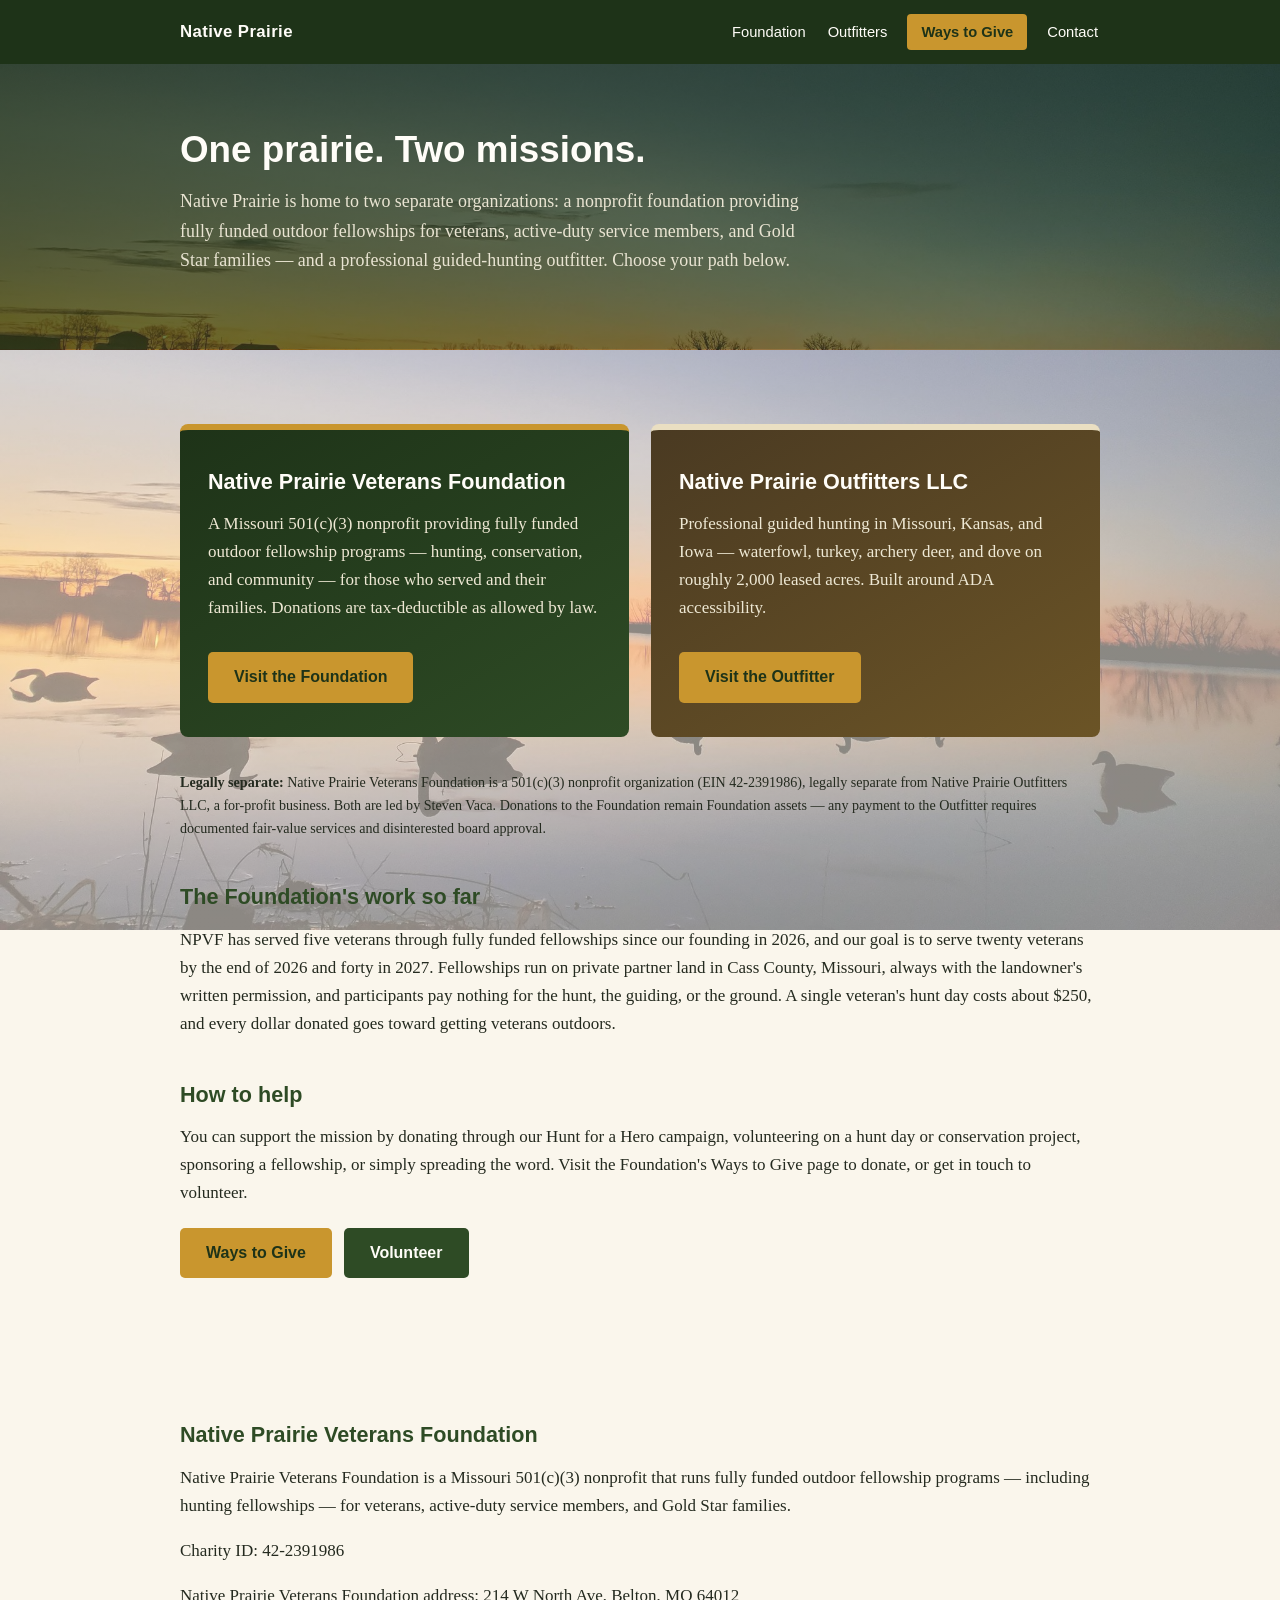
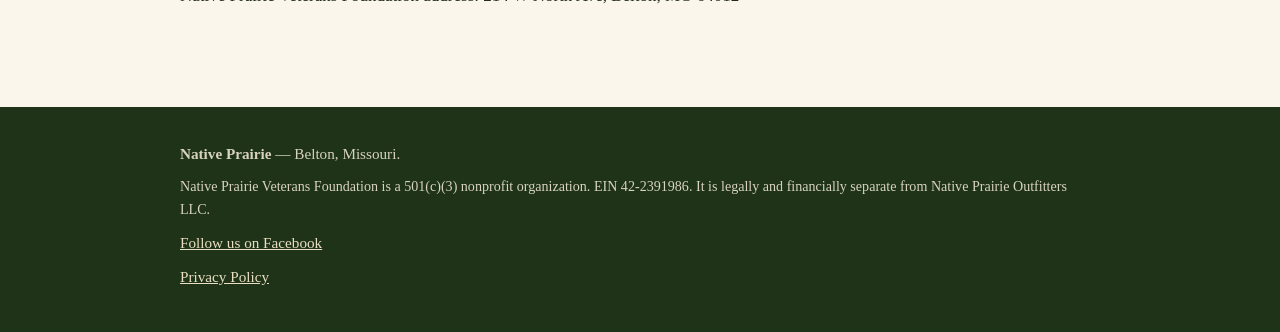
<file: index.html>
<!DOCTYPE html>
<html lang="en">
<head>
  <meta charset="utf-8">
  <meta name="viewport" content="width=device-width, initial-scale=1">
  <title>Native Prairie | Veterans Foundation &amp; Outfitters</title>
  <meta name="description" content="Native Prairie: the Native Prairie Veterans Foundation (501c3 nonprofit) and Native Prairie Outfitters LLC (guided hunting) — two separate organizations, one prairie home.">
  <link rel="stylesheet" href="assets-styles.css?v=3">
</head>
<body id="top">
<header class="site-header">
  <div class="container header-inner">
    <a class="brand" href="index.html">Native Prairie</a>
    <button class="nav-toggle" aria-expanded="false" aria-controls="main-nav" aria-label="Menu">&#9776;</button>
    <nav class="nav" id="main-nav" aria-label="Main navigation">
      <a href="foundation-index.html">Foundation</a>
      <a href="outfitters-index.html">Outfitters</a>
      <a href="foundation-ways-to-give.html" class="nav-donate">Ways to Give</a>
      <a href="foundation-contact.html">Contact</a>
      </nav>
  </div>
</header>
<main>
  <section class="hero hero-photo hero-gateway">
    <div class="container">
      <h1>One prairie. Two missions.</h1>
      <p>Native Prairie is home to two separate organizations: a nonprofit foundation providing fully funded outdoor fellowships for veterans, active-duty service members, and Gold Star families — and a professional guided-hunting outfitter. Choose your path below.</p>
    </div>
  </section>
  <section class="section">
    <div class="container">
      <div class="gateway">
        <a class="gateway-card gateway-foundation" href="foundation-index.html">
          <h2>Native Prairie Veterans Foundation</h2>
          <p>A Missouri 501(c)(3) nonprofit providing fully funded outdoor fellowship programs — hunting, conservation, and community — for those who served and their families. Donations are tax-deductible as allowed by law.</p>
          <span class="btn btn-gold">Visit the Foundation</span>
        </a>
        <a class="gateway-card gateway-outfitters" href="outfitters-index.html">
          <h2>Native Prairie Outfitters LLC</h2>
          <p>Professional guided hunting in Missouri, Kansas, and Iowa — waterfowl, turkey, archery deer, and dove on roughly 2,000 leased acres. Built around ADA accessibility.</p>
          <span class="btn btn-gold">Visit the Outfitter</span>
        </a>
      </div>
      <p class="separation"><strong>Legally separate:</strong> Native Prairie Veterans Foundation is a 501(c)(3) nonprofit organization (EIN 42-2391986), legally separate from Native Prairie Outfitters LLC, a for-profit business. Both are led by Steven Vaca. Donations to the Foundation remain Foundation assets &mdash; any payment to the Outfitter requires documented fair-value services and disinterested board approval.</p>

      <h2>The Foundation's work so far</h2>
      <p>NPVF has served five veterans through fully funded fellowships since our founding in 2026, and our goal is to serve twenty veterans by the end of 2026 and forty in 2027. Fellowships run on private partner land in Cass County, Missouri, always with the landowner's written permission, and participants pay nothing for the hunt, the guiding, or the ground. A single veteran's hunt day costs about $250, and every dollar donated goes toward getting veterans outdoors.</p>

      <h2>How to help</h2>
      <p>You can support the mission by donating through our Hunt for a Hero campaign, volunteering on a hunt day or conservation project, sponsoring a fellowship, or simply spreading the word. Visit the Foundation's Ways to Give page to donate, or get in touch to volunteer.</p>
      <div class="btn-row">
        <a class="btn btn-gold" href="foundation-ways-to-give.html">Ways to Give</a>
        <a class="btn btn-green" href="foundation-contact.html">Volunteer</a>
      </div>
    </div>
  </section>
  <section class="section">
    <div class="container">
      <h2>Native Prairie Veterans Foundation</h2>
      <p>Native Prairie Veterans Foundation is a Missouri 501(c)(3) nonprofit that runs fully funded outdoor fellowship programs — including hunting fellowships — for veterans, active-duty service members, and Gold Star families.</p>
      <p>Charity ID: 42-2391986</p>
      <p>Native Prairie Veterans Foundation address: 214 W North Ave, Belton, MO 64012</p>
    </div>
  </section>
</main>
<footer class="site-footer">
  <div class="container">
    <p><strong>Native Prairie</strong> — Belton, Missouri.</p>
    <p class="separation">Native Prairie Veterans Foundation is a 501(c)(3) nonprofit organization. EIN 42-2391986. It is legally and financially separate from Native Prairie Outfitters LLC.</p>
    <p><a href="https://www.facebook.com/profile.php?id=61589730527720">Follow us on Facebook</a></p>
      <p><a href="foundation-privacy.html">Privacy Policy</a></p>
  </div>
</footer>
<a href="#top" class="to-top" aria-label="Back to top">&uarr;</a>
<script src="assets-nav.js"></script>
</body>
</html>
</file>
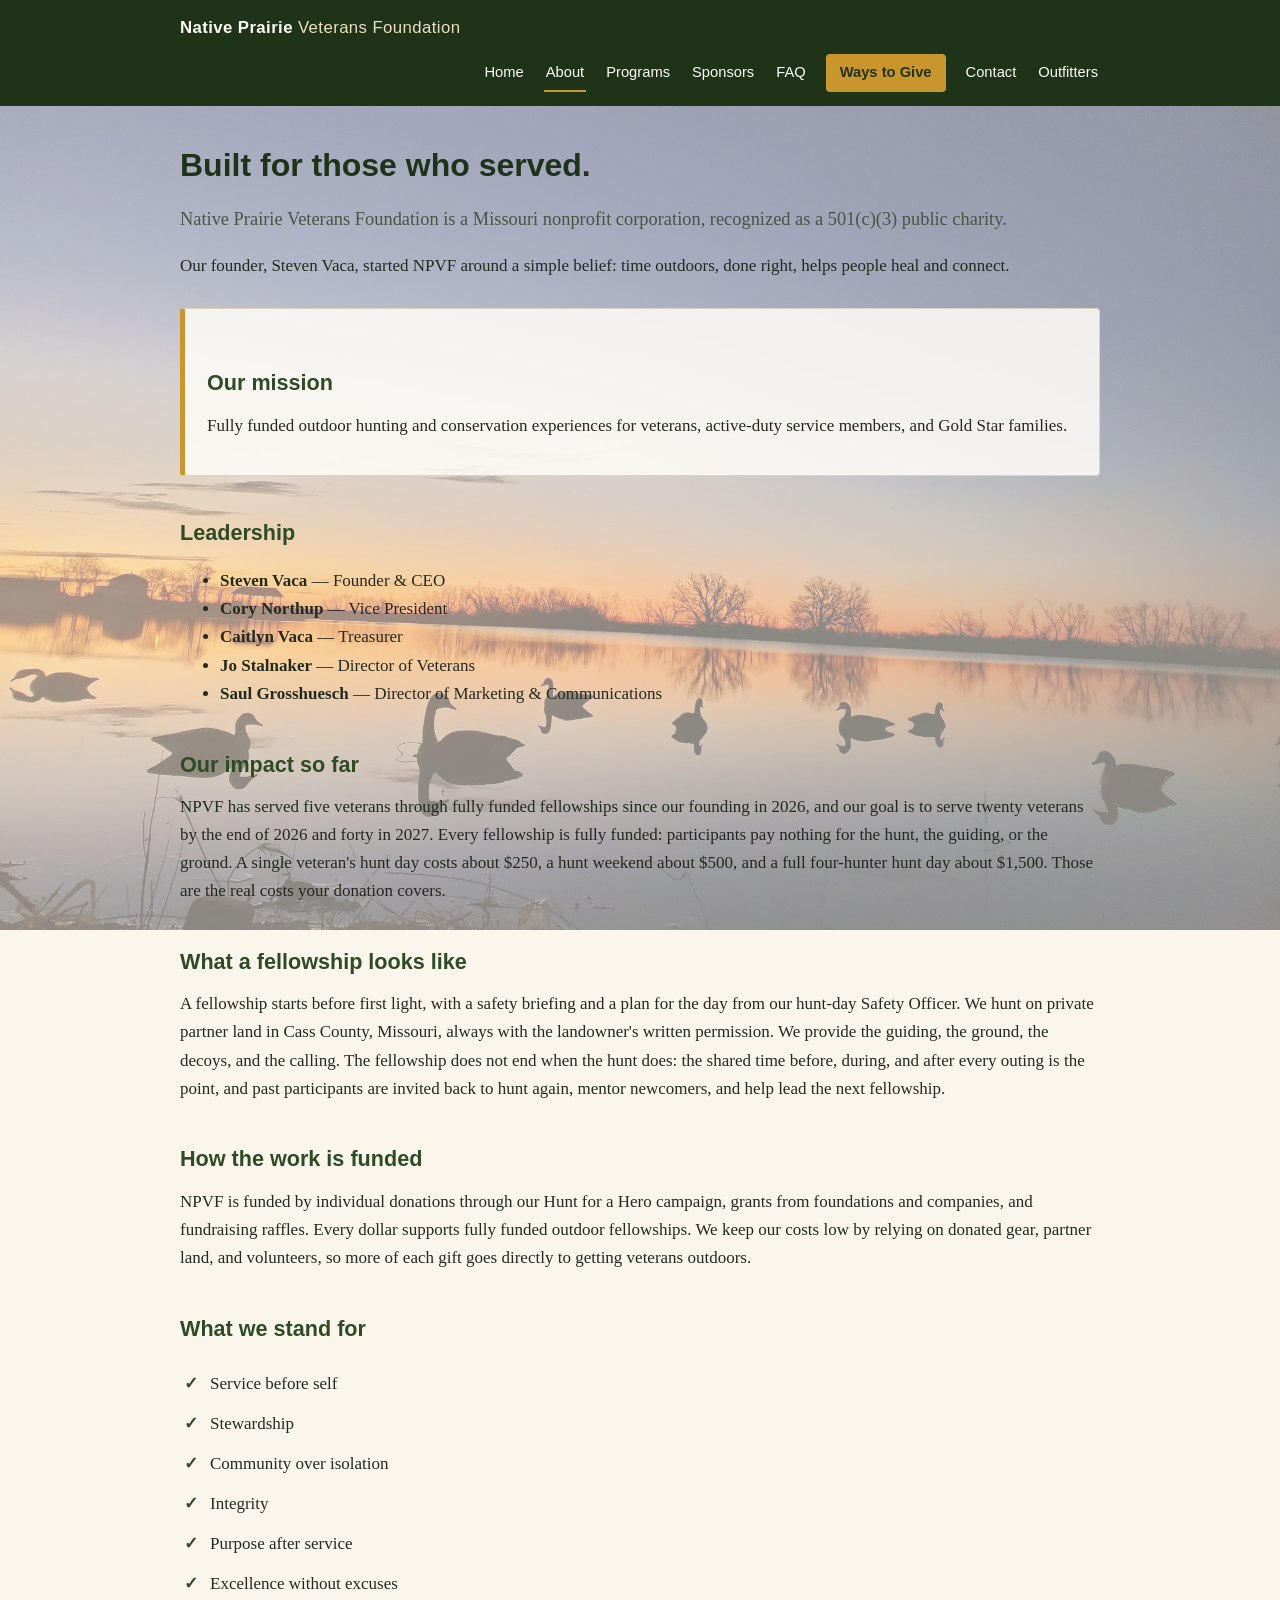
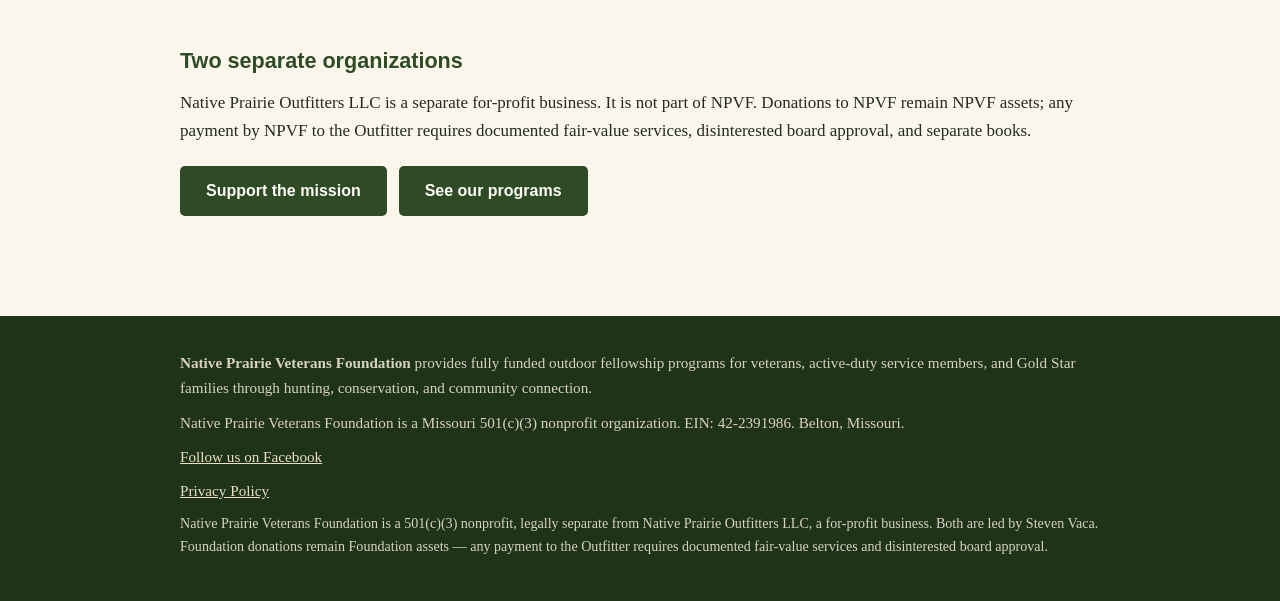
<file: foundation-about.html>
<!DOCTYPE html>
<html lang="en">
<head>
  <meta charset="utf-8">
  <meta name="viewport" content="width=device-width, initial-scale=1">
  <title>About | Native Prairie Veterans Foundation</title>
  <meta name="description" content="About Native Prairie Veterans Foundation: a Missouri 501(c)(3) nonprofit founded by Steven Vaca, providing fully funded outdoor fellowships.">
  <link rel="stylesheet" href="assets-styles.css?v=3">
</head>
<body id="top">

  <header class="site-header">
    <div class="container header-inner">
      <a class="brand" href="foundation-index.html">Native Prairie <span>Veterans Foundation</span></a>
      <button class="nav-toggle" aria-expanded="false" aria-controls="main-nav" aria-label="Menu">&#9776;</button>
      <nav class="nav" id="main-nav" aria-label="Main navigation">
        <a href="foundation-index.html">Home</a>
        <a href="foundation-about.html" aria-current="page">About</a>
        <a href="foundation-programs.html">Programs</a>
      <a href="foundation-sponsors.html">Sponsors</a>
        <a href="foundation-faq.html">FAQ</a>
        <a href="foundation-ways-to-give.html" class="nav-donate">Ways to Give</a>
        <a href="foundation-contact.html">Contact</a>
      <a href="outfitters-index.html">Outfitters</a>
      </nav>
    </div>
  </header>

  <main>
    <section class="section">
      <div class="container">
        <h1>Built for those who served.</h1>
        <p class="lede">Native Prairie Veterans Foundation is a Missouri nonprofit corporation, recognized as a 501(c)(3) public charity.</p>
        <!-- IRS determination letter: Letter 947, dated July 24, 2026; 501(c)(3) exemption effective May 6, 2026; EIN 42-2391986. -->

        <p>Our founder, Steven Vaca, started NPVF around a simple belief: time outdoors, done right, helps people heal and connect.</p>

        <div class="detail-block">
          <h2>Our mission</h2>
          <p>Fully funded outdoor hunting and conservation experiences for veterans, active-duty service members, and Gold Star families.</p>
        </div>

        <h2>Leadership</h2>
        <ul>
          <li><strong>Steven Vaca</strong> &mdash; Founder &amp; CEO</li>
          <li><strong>Cory Northup</strong> &mdash; Vice President</li>
          <li><strong>Caitlyn Vaca</strong> &mdash; Treasurer</li>
          <li><strong>Jo Stalnaker</strong> &mdash; Director of Veterans</li>
          <li><strong>Saul Grosshuesch</strong> &mdash; Director of Marketing &amp; Communications</li>
        </ul>
        <!-- [NEEDS STEVEN: board bios for each leader] -->

        <h2>Our impact so far</h2>
        <p>NPVF has served five veterans through fully funded fellowships since our founding in 2026, and our goal is to serve twenty veterans by the end of 2026 and forty in 2027. Every fellowship is fully funded: participants pay nothing for the hunt, the guiding, or the ground. A single veteran's hunt day costs about $250, a hunt weekend about $500, and a full four-hunter hunt day about $1,500. Those are the real costs your donation covers.</p>

        <h2>What a fellowship looks like</h2>
        <p>A fellowship starts before first light, with a safety briefing and a plan for the day from our hunt-day Safety Officer. We hunt on private partner land in Cass County, Missouri, always with the landowner's written permission. We provide the guiding, the ground, the decoys, and the calling. The fellowship does not end when the hunt does: the shared time before, during, and after every outing is the point, and past participants are invited back to hunt again, mentor newcomers, and help lead the next fellowship.</p>

        <h2>How the work is funded</h2>
        <p>NPVF is funded by individual donations through our Hunt for a Hero campaign, grants from foundations and companies, and fundraising raffles. Every dollar supports fully funded outdoor fellowships. We keep our costs low by relying on donated gear, partner land, and volunteers, so more of each gift goes directly to getting veterans outdoors.</p>

        <h2>What we stand for</h2>
        <ul class="check-list">
          <li>Service before self</li>
          <li>Stewardship</li>
          <li>Community over isolation</li>
          <li>Integrity</li>
          <li>Purpose after service</li>
          <li>Excellence without excuses</li>
        </ul>

        <!-- Land partners section held for launch: [NEEDS STEVEN: confirm permission to name founding land partner publicly] -->

        <h2>Two separate organizations</h2>
        <p>Native Prairie Outfitters LLC is a separate for-profit business. It is not part of NPVF. Donations to NPVF remain NPVF assets; any payment by NPVF to the Outfitter requires documented fair-value services, disinterested board approval, and separate books.</p>

        <div class="btn-row">
          <a class="btn btn-green" href="foundation-ways-to-give.html">Support the mission</a>
          <a class="btn btn-green" href="foundation-programs.html">See our programs</a>
        </div>
      </div>
    </section>
  </main>

  <footer class="site-footer">
    <div class="container">
      <p><strong>Native Prairie Veterans Foundation</strong> provides fully funded outdoor fellowship programs for veterans, active-duty service members, and Gold Star families through hunting, conservation, and community connection.</p>
      <p>Native Prairie Veterans Foundation is a Missouri 501(c)(3) nonprofit organization. EIN: 42-2391986. Belton, Missouri.</p>
      <p><a href="https://www.facebook.com/profile.php?id=61589730527720">Follow us on Facebook</a></p>
      <p><a href="foundation-privacy.html">Privacy Policy</a></p>
      <p class="separation">Native Prairie Veterans Foundation is a 501(c)(3) nonprofit, legally separate from Native Prairie Outfitters LLC, a for-profit business. Both are led by Steven Vaca. Foundation donations remain Foundation assets &mdash; any payment to the Outfitter requires documented fair-value services and disinterested board approval.</p>
      
    </div>
  </footer>
  

<a href="#top" class="to-top" aria-label="Back to top">&uarr;</a>
<script src="assets-nav.js"></script>
</body>
</html>
</file>
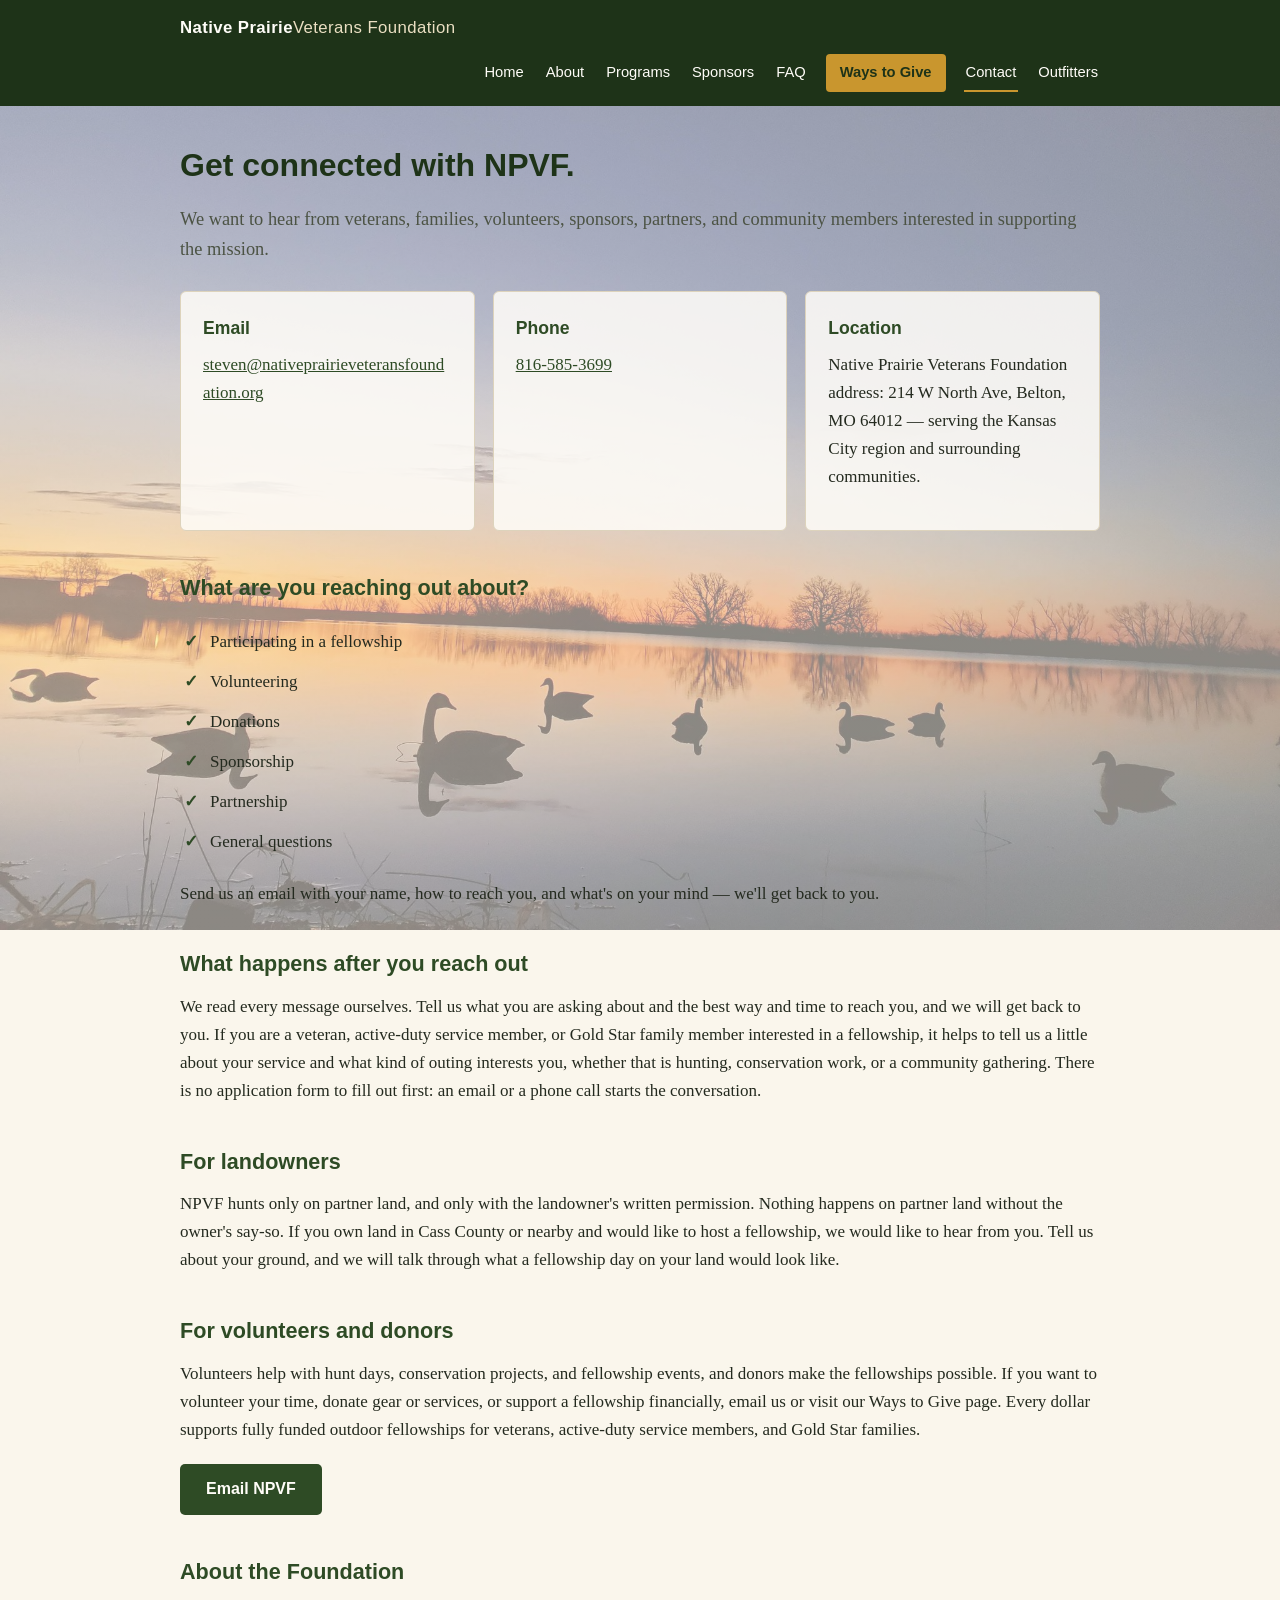
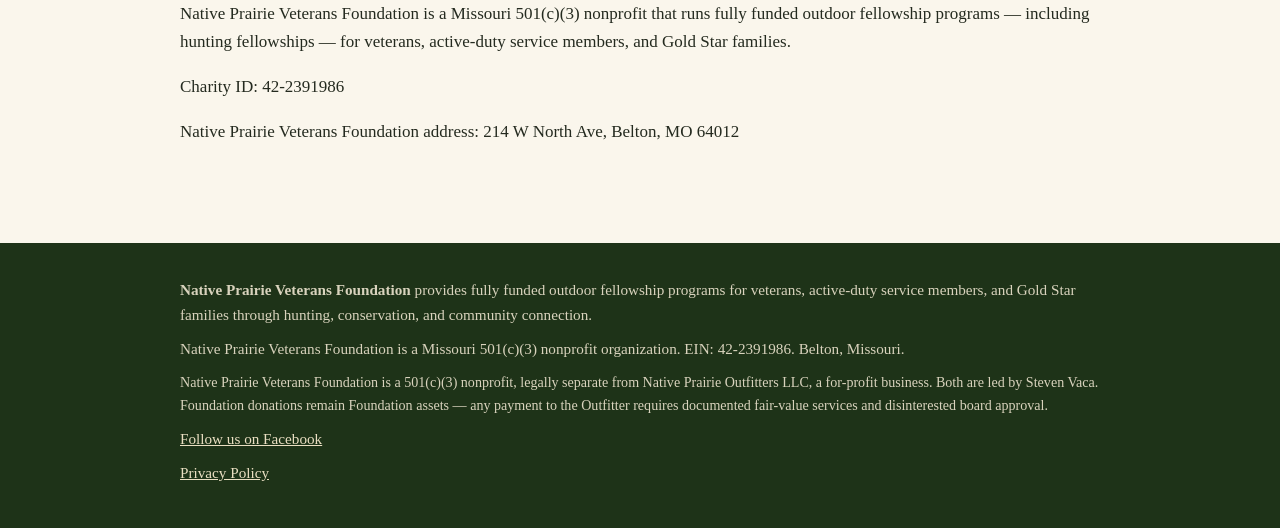
<file: foundation-contact.html>
<!DOCTYPE html>
<html lang="en">
<head>
  <meta charset="utf-8">
  <meta name="viewport" content="width=device-width, initial-scale=1">
  <title>Contact | Native Prairie Veterans Foundation</title>
  <meta name="description" content="Contact Native Prairie Veterans Foundation: fellowships, volunteering, donations, sponsorships, and partnerships.">
  <link rel="stylesheet" href="assets-styles.css?v=3">
</head>
<body id="top">
<header class="site-header">
  <div class="container header-inner">
    <a class="brand" href="foundation-index.html">Native Prairie<span>Veterans Foundation</span></a>
    <button class="nav-toggle" aria-expanded="false" aria-controls="main-nav" aria-label="Menu">&#9776;</button>
    <nav class="nav" id="main-nav" aria-label="Main navigation">
      <a href="foundation-index.html">Home</a>
      <a href="foundation-about.html">About</a>
      <a href="foundation-programs.html">Programs</a>
      <a href="foundation-sponsors.html">Sponsors</a>
      <a href="foundation-faq.html">FAQ</a>
      <a href="foundation-ways-to-give.html" class="nav-donate">Ways to Give</a>
      <a href="foundation-contact.html" aria-current="page">Contact</a>
      <a href="outfitters-index.html">Outfitters</a>
      </nav>
  </div>
</header>
<main>
  <section class="section">
    <div class="container">
      <h1>Get connected with NPVF.</h1>
      <p class="lede">We want to hear from veterans, families, volunteers, sponsors, partners, and community members interested in supporting the mission.</p>
      <div class="card-grid">
        <div class="card">
          <h3>Email</h3>
          <p><a href="mailto:steven@nativeprairieveteransfoundation.org">steven@nativeprairieveteransfoundation.org</a></p>
        </div>
        <div class="card">
          <h3>Phone</h3>
          <p><a href="tel:+18165853699">816-585-3699</a></p>
        </div>
        <div class="card">
          <h3>Location</h3>
          <p>Native Prairie Veterans Foundation address: 214 W North Ave, Belton, MO 64012 — serving the Kansas City region and surrounding communities.</p>
        </div>
      </div>
      <h2>What are you reaching out about?</h2>
      <ul class="check-list">
        <li>Participating in a fellowship</li>
        <li>Volunteering</li>
        <li>Donations</li>
        <li>Sponsorship</li>
        <li>Partnership</li>
        <li>General questions</li>
      </ul>
      <p>Send us an email with your name, how to reach you, and what's on your mind — we'll get back to you.</p>

      <h2>What happens after you reach out</h2>
      <p>We read every message ourselves. Tell us what you are asking about and the best way and time to reach you, and we will get back to you. If you are a veteran, active-duty service member, or Gold Star family member interested in a fellowship, it helps to tell us a little about your service and what kind of outing interests you, whether that is hunting, conservation work, or a community gathering. There is no application form to fill out first: an email or a phone call starts the conversation.</p>

      <h2>For landowners</h2>
      <p>NPVF hunts only on partner land, and only with the landowner's written permission. Nothing happens on partner land without the owner's say-so. If you own land in Cass County or nearby and would like to host a fellowship, we would like to hear from you. Tell us about your ground, and we will talk through what a fellowship day on your land would look like.</p>

      <h2>For volunteers and donors</h2>
      <p>Volunteers help with hunt days, conservation projects, and fellowship events, and donors make the fellowships possible. If you want to volunteer your time, donate gear or services, or support a fellowship financially, email us or visit our Ways to Give page. Every dollar supports fully funded outdoor fellowships for veterans, active-duty service members, and Gold Star families.</p>

      <div class="btn-row">
        <a class="btn btn-green" href="mailto:steven@nativeprairieveteransfoundation.org?subject=NPVF%20inquiry">Email NPVF</a>
      </div>
      <!-- Contact by email or phone above. -->
      <h2>About the Foundation</h2>
      <p>Native Prairie Veterans Foundation is a Missouri 501(c)(3) nonprofit that runs fully funded outdoor fellowship programs — including hunting fellowships — for veterans, active-duty service members, and Gold Star families.</p>
      <p>Charity ID: 42-2391986</p>
      <p>Native Prairie Veterans Foundation address: 214 W North Ave, Belton, MO 64012</p>
    </div>
  </section>
</main>
<footer class="site-footer">
  <div class="container">
    <p><strong>Native Prairie Veterans Foundation</strong> provides fully funded outdoor fellowship programs for veterans, active-duty service members, and Gold Star families through hunting, conservation, and community connection.</p>
    <p>Native Prairie Veterans Foundation is a Missouri 501(c)(3) nonprofit organization. EIN: 42-2391986. Belton, Missouri.</p>
    <p class="separation">Native Prairie Veterans Foundation is a 501(c)(3) nonprofit, legally separate from Native Prairie Outfitters LLC, a for-profit business. Both are led by Steven Vaca. Foundation donations remain Foundation assets &mdash; any payment to the Outfitter requires documented fair-value services and disinterested board approval.</p>
    <p><a href="https://www.facebook.com/profile.php?id=61589730527720">Follow us on Facebook</a></p>
      <p><a href="foundation-privacy.html">Privacy Policy</a></p>
  </div>
</footer>
<a href="#top" class="to-top" aria-label="Back to top">&uarr;</a>
<script src="assets-nav.js"></script>
</body>
</html>
</file>
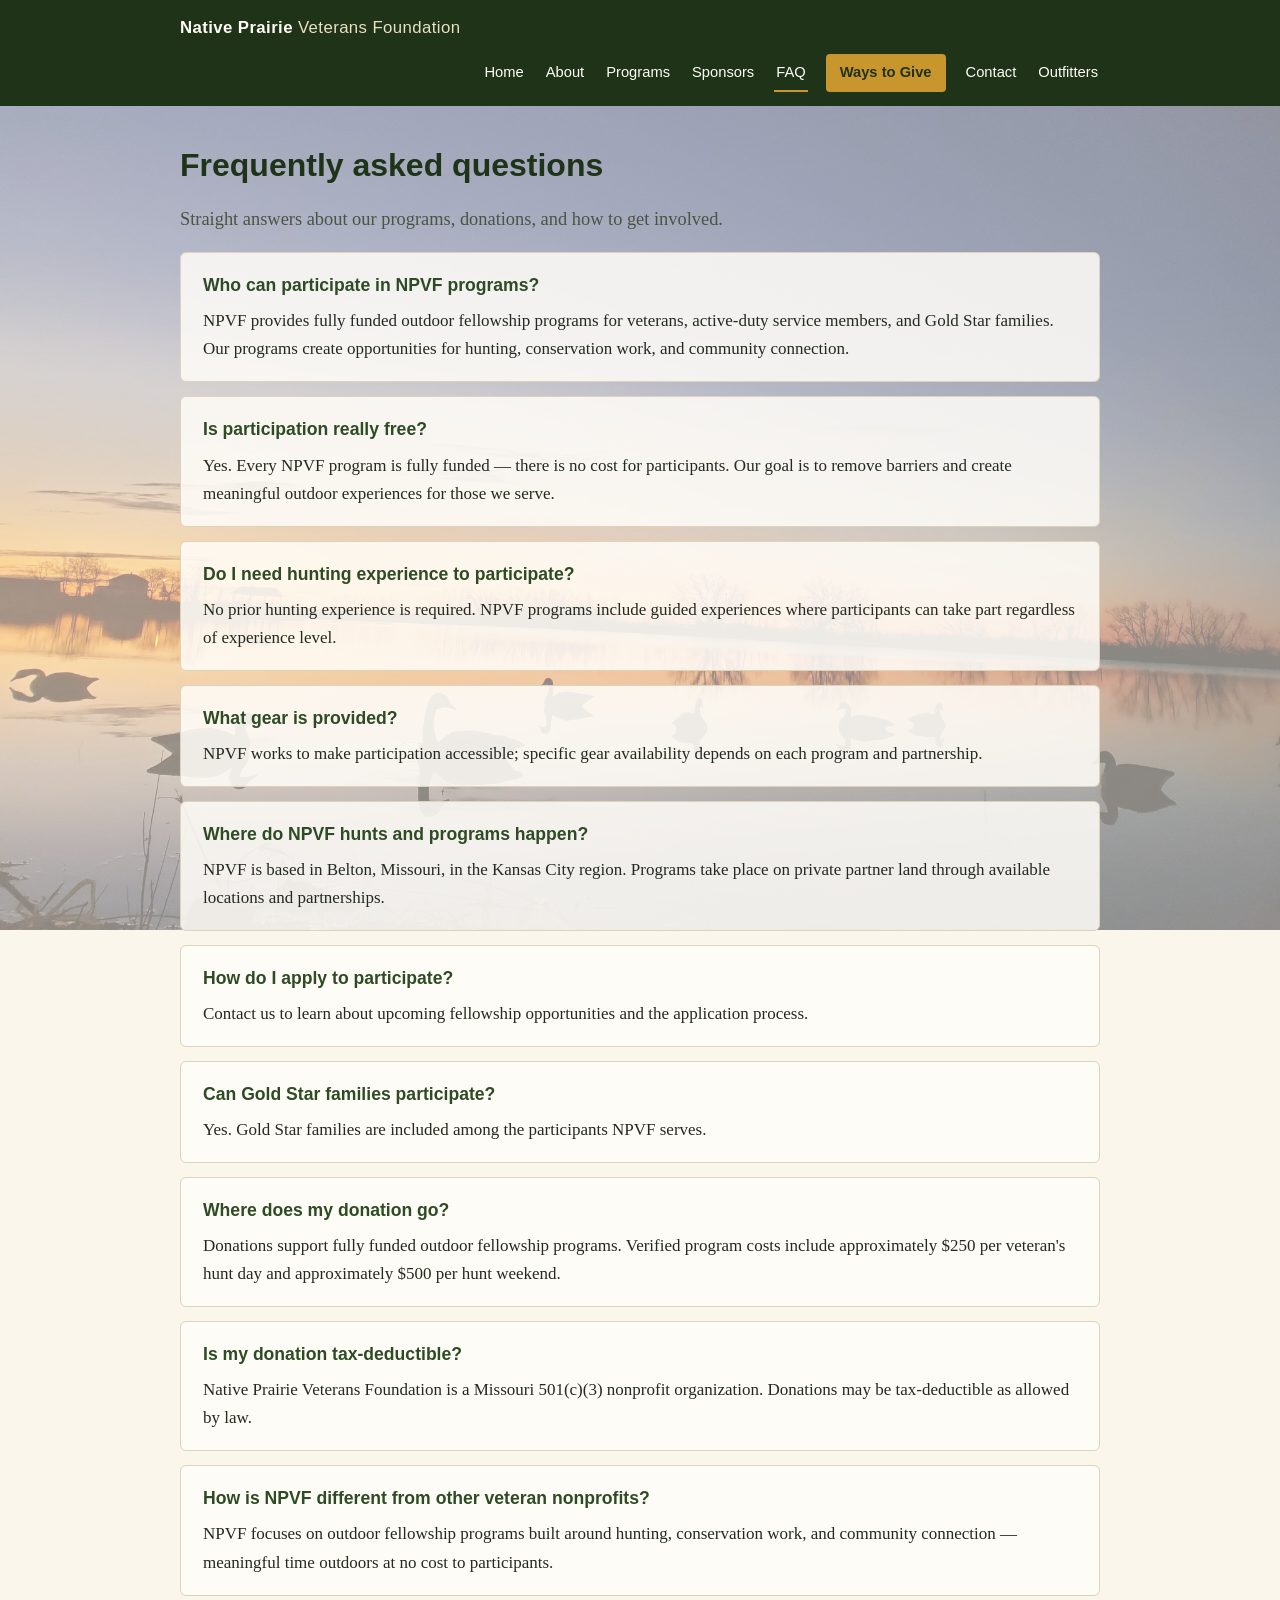
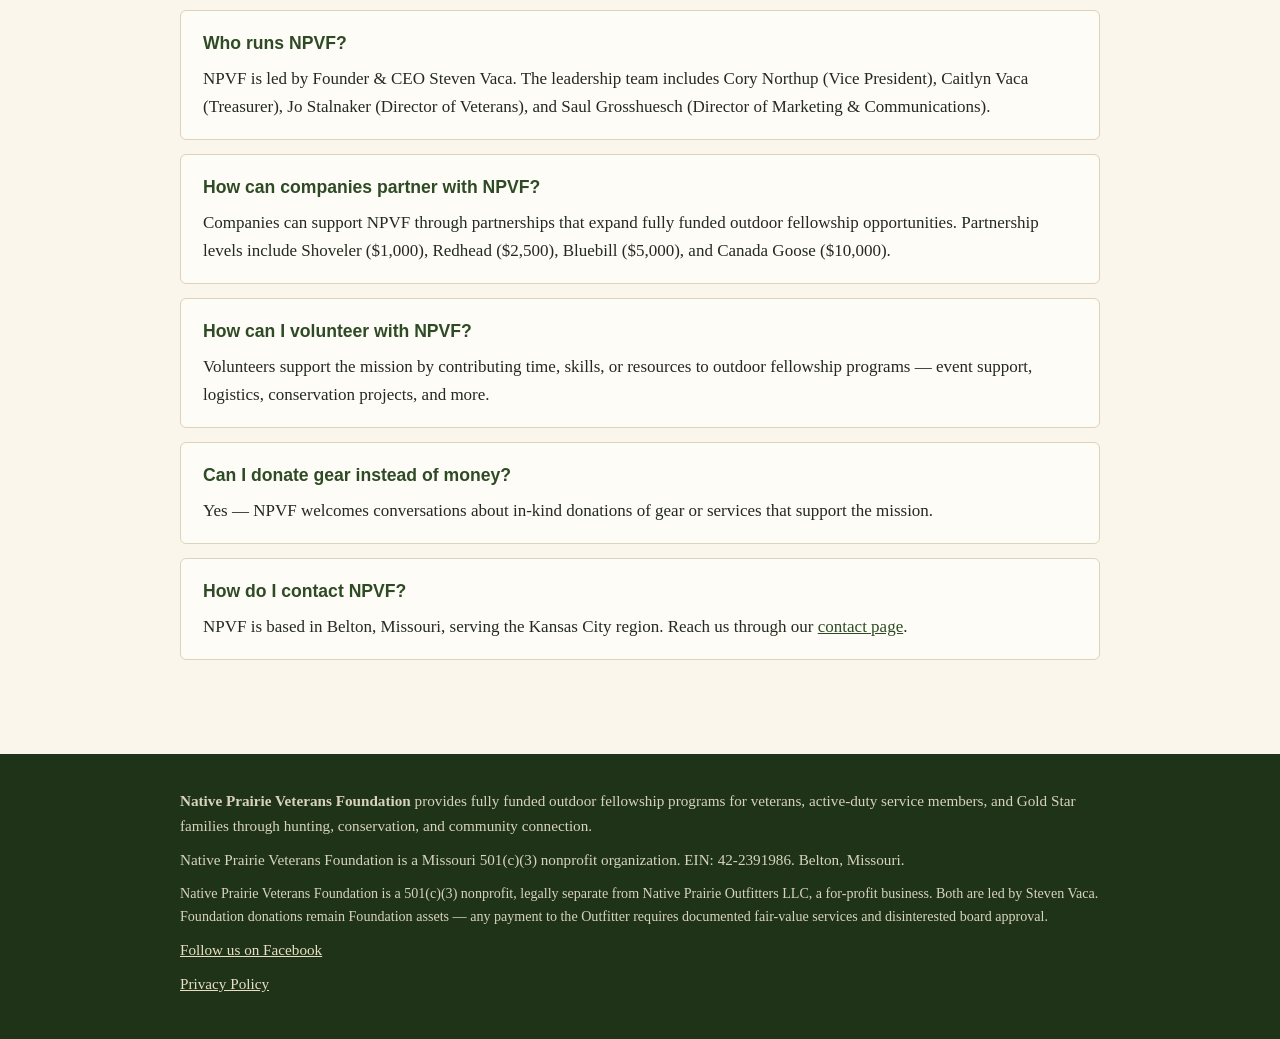
<file: foundation-faq.html>
<!DOCTYPE html>
<html lang="en">
<head>
  <meta charset="utf-8">
  <meta name="viewport" content="width=device-width, initial-scale=1">
  <title>FAQ | Native Prairie Veterans Foundation</title>
  <meta name="description" content="Frequently asked questions about Native Prairie Veterans Foundation programs, donations, volunteering, and partnerships.">
  <link rel="stylesheet" href="assets-styles.css?v=3">
</head>
<body id="top">

  <header class="site-header">
    <div class="container header-inner">
      <a class="brand" href="foundation-index.html">Native Prairie <span>Veterans Foundation</span></a>
      <button class="nav-toggle" aria-expanded="false" aria-controls="main-nav" aria-label="Menu">&#9776;</button>
      <nav class="nav" id="main-nav" aria-label="Main navigation">
        <a href="foundation-index.html">Home</a>
        <a href="foundation-about.html">About</a>
        <a href="foundation-programs.html">Programs</a>
      <a href="foundation-sponsors.html">Sponsors</a>
        <a href="foundation-faq.html" aria-current="page">FAQ</a>
        <a href="foundation-ways-to-give.html" class="nav-donate">Ways to Give</a>
        <a href="foundation-contact.html">Contact</a>
      <a href="outfitters-index.html">Outfitters</a>
      </nav>
    </div>
  </header>

  <main>
    <section class="section">
      <div class="container">
        <h1>Frequently asked questions</h1>
        <p class="lede">Straight answers about our programs, donations, and how to get involved.</p>

        <div class="faq-item">
          <h3>Who can participate in NPVF programs?</h3>
          <p>NPVF provides fully funded outdoor fellowship programs for veterans, active-duty service members, and Gold Star families. Our programs create opportunities for hunting, conservation work, and community connection.</p>
        </div>

        <div class="faq-item">
          <h3>Is participation really free?</h3>
          <p>Yes. Every NPVF program is fully funded — there is no cost for participants. Our goal is to remove barriers and create meaningful outdoor experiences for those we serve.</p>
        </div>

        <div class="faq-item">
          <h3>Do I need hunting experience to participate?</h3>
          <p>No prior hunting experience is required. NPVF programs include guided experiences where participants can take part regardless of experience level.</p>
          <!-- [NEEDS STEVEN: confirm exact wording on beginner instruction / mentorship] -->
        </div>

        <div class="faq-item">
          <h3>What gear is provided?</h3>
          <p>NPVF works to make participation accessible; specific gear availability depends on each program and partnership.</p>
          <!-- [NEEDS STEVEN: confirm what equipment, clothing, firearms, licenses, transportation, meals are provided] -->
        </div>

        <div class="faq-item">
          <h3>Where do NPVF hunts and programs happen?</h3>
          <p>NPVF is based in Belton, Missouri, in the Kansas City region. Programs take place on private partner land through available locations and partnerships.</p>
          <!-- [NEEDS STEVEN: confirm whether specific counties/properties should be listed publicly] -->
        </div>

        <div class="faq-item">
          <h3>How do I apply to participate?</h3>
          <p>Contact us to learn about upcoming fellowship opportunities and the application process.</p>
          <!-- [NEEDS STEVEN: application process, eligibility verification, application link] -->
        </div>

        <div class="faq-item">
          <h3>Can Gold Star families participate?</h3>
          <p>Yes. Gold Star families are included among the participants NPVF serves.</p>
        </div>

        <div class="faq-item">
          <h3>Where does my donation go?</h3>
          <p>Donations support fully funded outdoor fellowship programs. Verified program costs include approximately $250 per veteran's hunt day and approximately $500 per hunt weekend.</p>
        </div>

        <div class="faq-item">
          <h3>Is my donation tax-deductible?</h3>
          <p>Native Prairie Veterans Foundation is a Missouri 501(c)(3) nonprofit organization. Donations may be tax-deductible as allowed by law.</p>
          <!-- [NEEDS STEVEN: confirm preferred legal disclaimer language] -->
        </div>

        <div class="faq-item">
          <h3>How is NPVF different from other veteran nonprofits?</h3>
          <p>NPVF focuses on outdoor fellowship programs built around hunting, conservation work, and community connection — meaningful time outdoors at no cost to participants.</p>
        </div>

        <div class="faq-item">
          <h3>Who runs NPVF?</h3>
          <p>NPVF is led by Founder &amp; CEO Steven Vaca. The leadership team includes Cory Northup (Vice President), Caitlyn Vaca (Treasurer), Jo Stalnaker (Director of Veterans), and Saul Grosshuesch (Director of Marketing &amp; Communications).</p>
        </div>

        <div class="faq-item">
          <h3>How can companies partner with NPVF?</h3>
          <p>Companies can support NPVF through partnerships that expand fully funded outdoor fellowship opportunities. Partnership levels include Shoveler ($1,000), Redhead ($2,500), Bluebill ($5,000), and Canada Goose ($10,000).</p>
          <!-- [NEEDS STEVEN: partner benefits, recognition, contact process] -->
        </div>

        <div class="faq-item">
          <h3>How can I volunteer with NPVF?</h3>
          <p>Volunteers support the mission by contributing time, skills, or resources to outdoor fellowship programs — event support, logistics, conservation projects, and more.</p>
          <!-- [NEEDS STEVEN: volunteer application/contact process and specific roles] -->
        </div>

        <div class="faq-item">
          <h3>Can I donate gear instead of money?</h3>
          <p>Yes — NPVF welcomes conversations about in-kind donations of gear or services that support the mission.</p>
          <!-- [NEEDS STEVEN: accepted categories, donation process, contact info] -->
        </div>

        <div class="faq-item">
          <h3>How do I contact NPVF?</h3>
          <p>NPVF is based in Belton, Missouri, serving the Kansas City region. Reach us through our <a href="foundation-contact.html">contact page</a>.</p>
        </div>

      </div>
    </section>
  </main>

  <footer class="site-footer">
    <div class="container">
      <p><strong>Native Prairie Veterans Foundation</strong> provides fully funded outdoor fellowship programs for veterans, active-duty service members, and Gold Star families through hunting, conservation, and community connection.</p>
      <p>Native Prairie Veterans Foundation is a Missouri 501(c)(3) nonprofit organization. EIN: 42-2391986. Belton, Missouri.</p>
      <p class="separation">Native Prairie Veterans Foundation is a 501(c)(3) nonprofit, legally separate from Native Prairie Outfitters LLC, a for-profit business. Both are led by Steven Vaca. Foundation donations remain Foundation assets &mdash; any payment to the Outfitter requires documented fair-value services and disinterested board approval.</p>
      <p><a href="https://www.facebook.com/profile.php?id=61589730527720">Follow us on Facebook</a></p>
      <p><a href="foundation-privacy.html">Privacy Policy</a></p>
      
    </div>
  </footer>

<a href="#top" class="to-top" aria-label="Back to top">&uarr;</a>
<script src="assets-nav.js"></script>
</body>
</html>
</file>
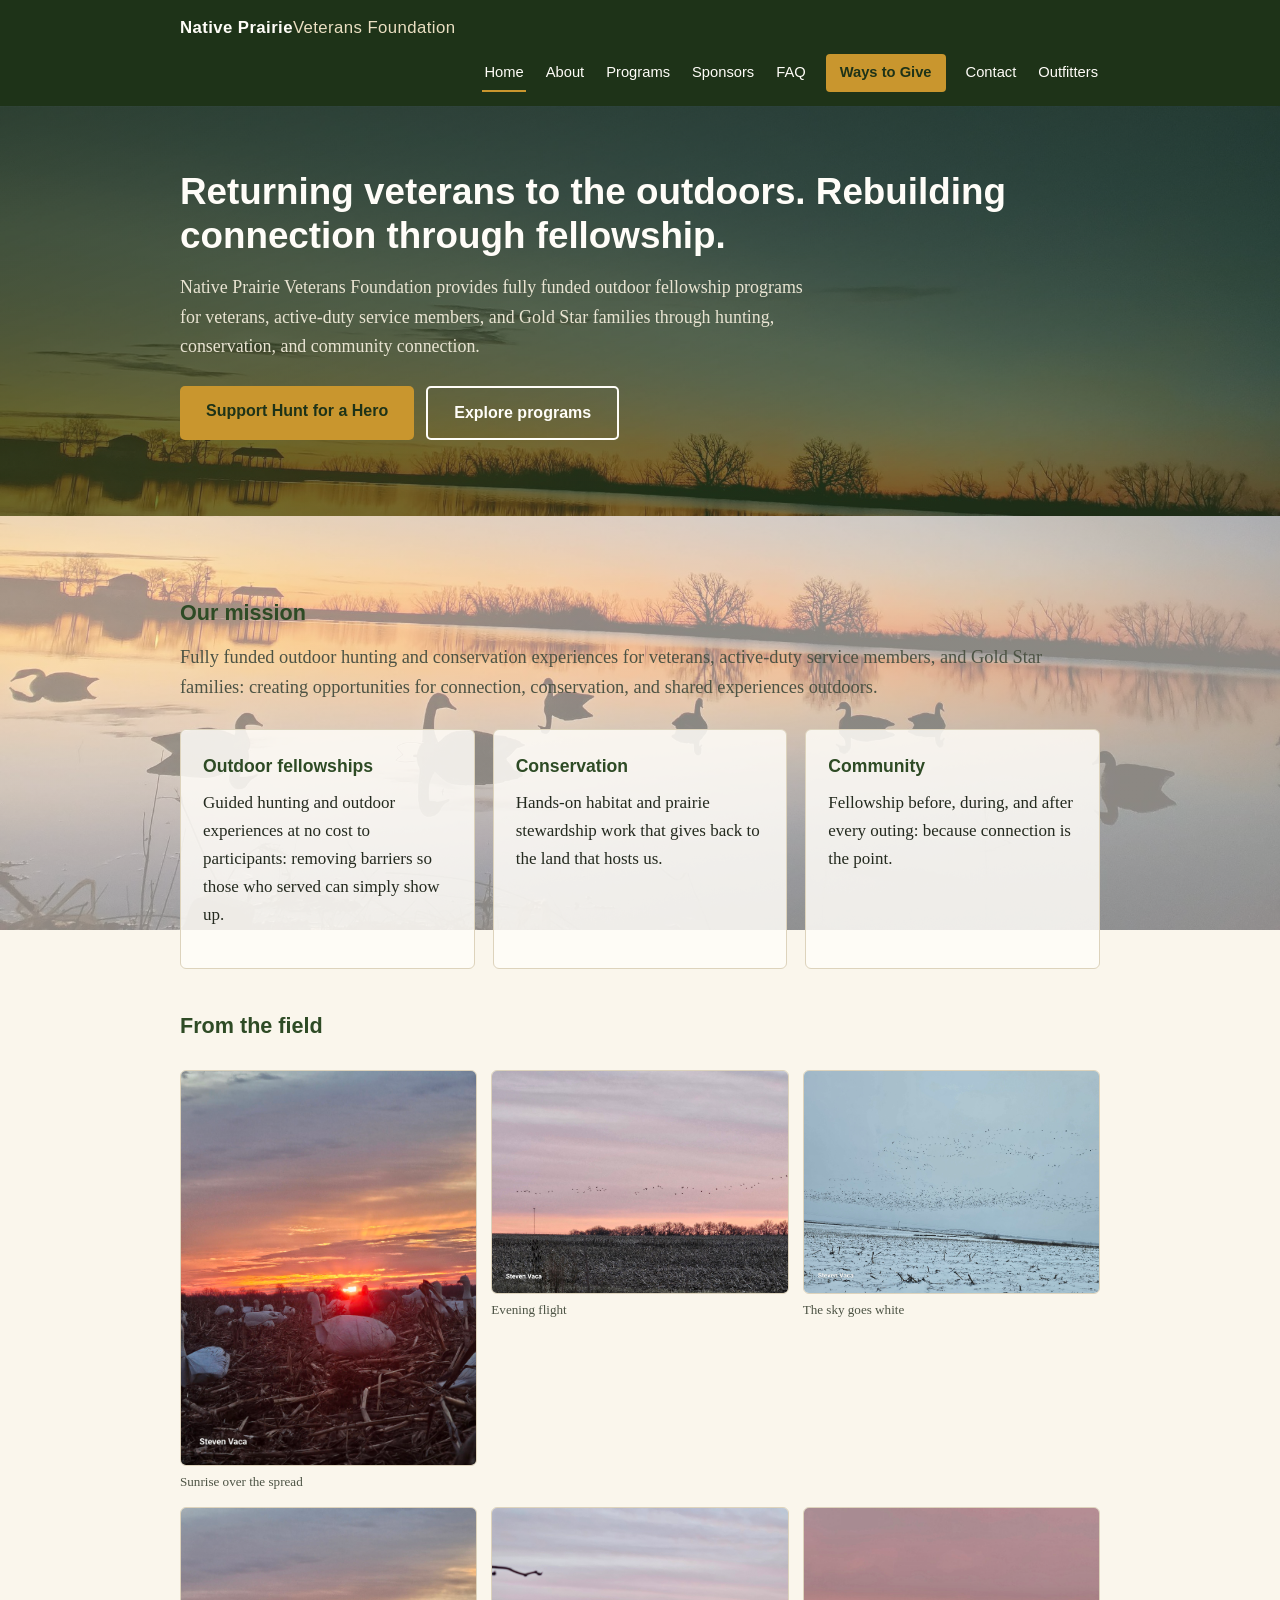
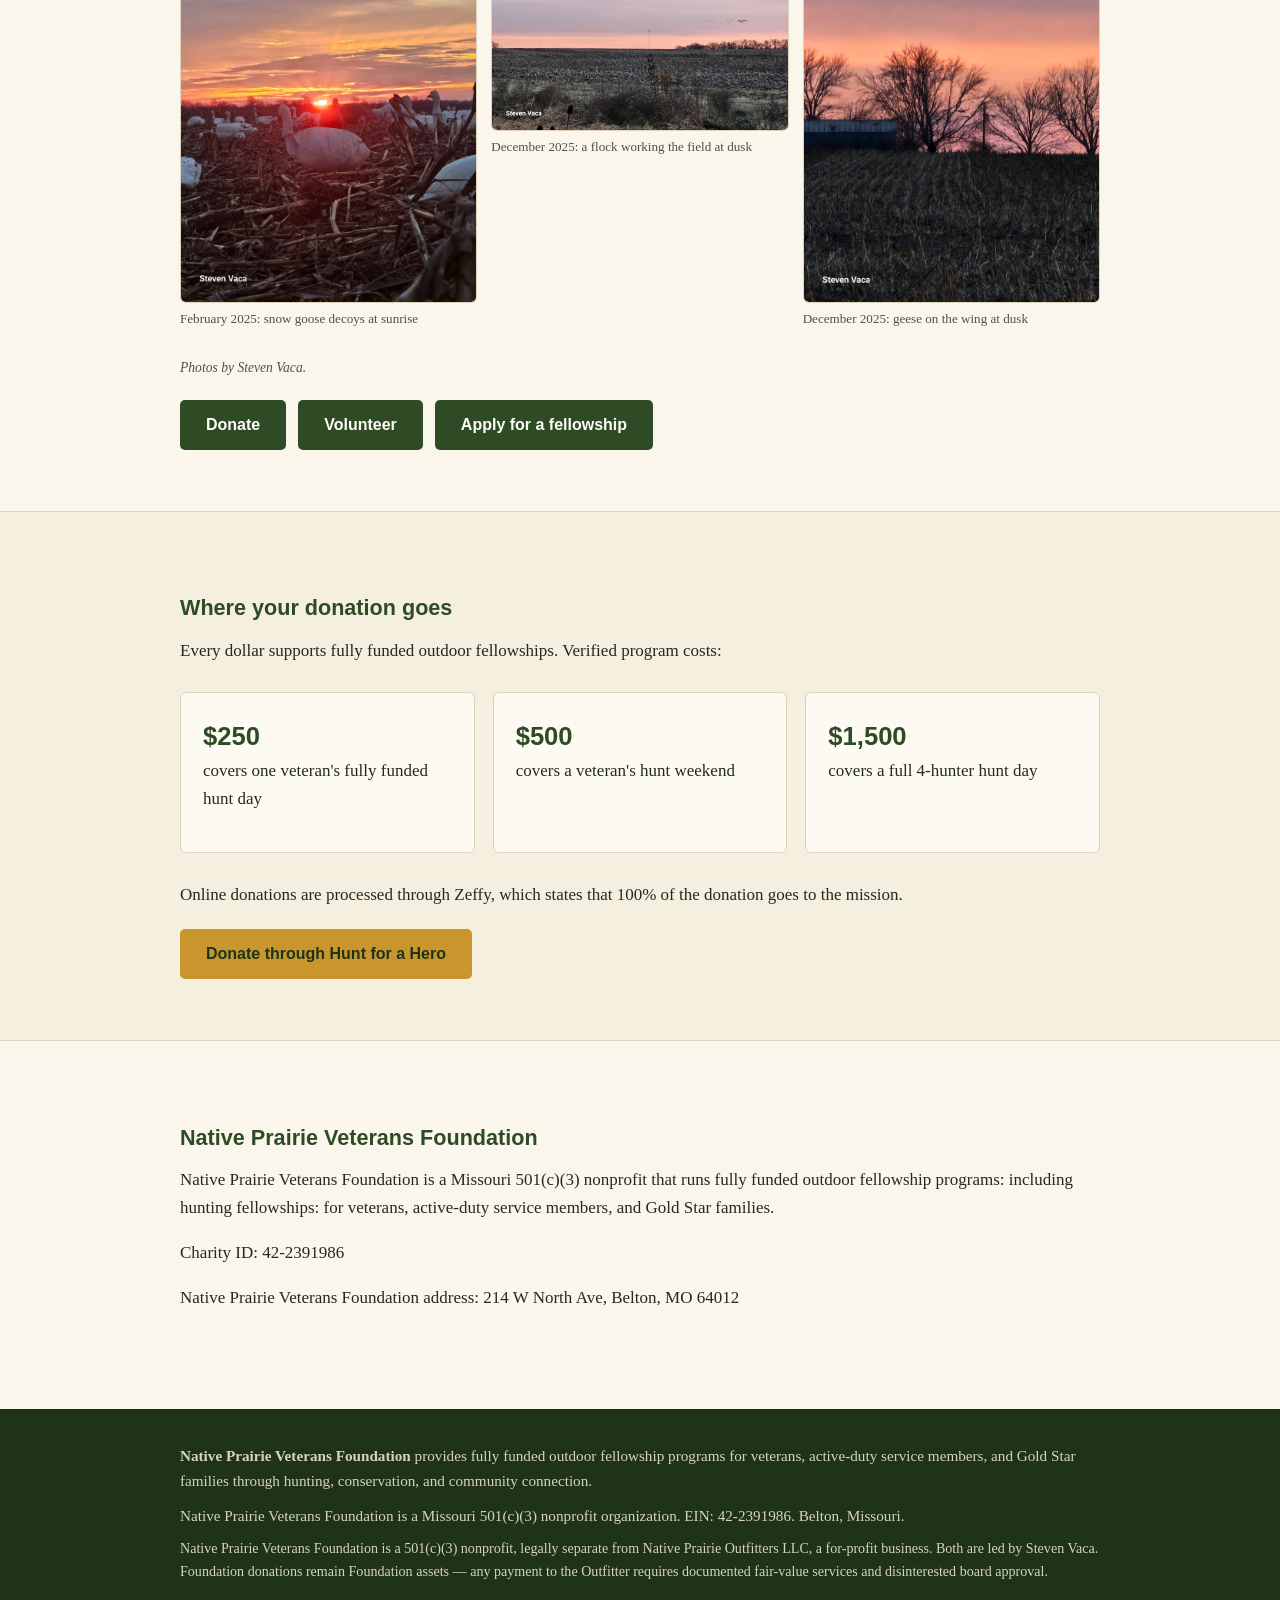
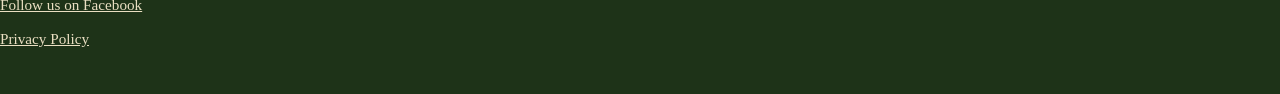
<file: foundation-index.html>
<!DOCTYPE html>
<html lang="en">
<head>
  <meta charset="utf-8">
  <meta name="viewport" content="width=device-width, initial-scale=1">
  <title>Native Prairie Veterans Foundation | Fully Funded Outdoor Fellowships</title>
  <meta name="description" content="Native Prairie Veterans Foundation provides fully funded outdoor fellowship programs for veterans, active-duty service members, and Gold Star families.">
  <link rel="stylesheet" href="assets-styles.css?v=3">
</head>
<body id="top">
<header class="site-header">
  <div class="container header-inner">
    <a class="brand" href="foundation-index.html">Native Prairie<span>Veterans Foundation</span></a>
    <button class="nav-toggle" aria-expanded="false" aria-controls="main-nav" aria-label="Menu">&#9776;</button>
    <nav class="nav" id="main-nav" aria-label="Main navigation">
      <a href="foundation-index.html" aria-current="page">Home</a>
      <a href="foundation-about.html">About</a>
      <a href="foundation-programs.html">Programs</a>
      <a href="foundation-sponsors.html">Sponsors</a>
      <a href="foundation-faq.html">FAQ</a>
      <a href="foundation-ways-to-give.html" class="nav-donate">Ways to Give</a>
      <a href="foundation-contact.html">Contact</a>
      <a href="outfitters-index.html">Outfitters</a>
      </nav>
  </div>
</header>
<main>
  <section class="hero hero-photo hero-foundation">
    <div class="container">
      <h1>Returning veterans to the outdoors. Rebuilding connection through fellowship.</h1>
      <p>Native Prairie Veterans Foundation provides fully funded outdoor fellowship programs for veterans, active-duty service members, and Gold Star families through hunting, conservation, and community connection.</p>
      <div class="btn-row">
        <a class="btn btn-gold" href="foundation-ways-to-give.html">Support Hunt for a Hero</a>
        <a class="btn btn-outline" href="foundation-programs.html">Explore programs</a>
      </div>
    </div>
  </section>
  <section class="section">
    <div class="container">
      <h2>Our mission</h2>
      <p class="lede">Fully funded outdoor hunting and conservation experiences for veterans, active-duty service members, and Gold Star families: creating opportunities for connection, conservation, and shared experiences outdoors.</p>
      <div class="card-grid">
        <div class="card">
          <h3>Outdoor fellowships</h3>
          <p>Guided hunting and outdoor experiences at no cost to participants: removing barriers so those who served can simply show up.</p>
        </div>
        <div class="card">
          <h3>Conservation</h3>
          <p>Hands-on habitat and prairie stewardship work that gives back to the land that hosts us.</p>
        </div>
        <div class="card">
          <h3>Community</h3>
          <p>Fellowship before, during, and after every outing: because connection is the point.</p>
        </div>
      </div>
      <h2>From the field</h2>
      <div class="gallery">
        <figure>
          <img src="assets-snow-goose-sunrise.jpg" alt="Snow goose decoys at sunrise in a cut field">
          <figcaption>Sunrise over the spread</figcaption>
        </figure>
        <figure>
          <img src="assets-geese-sunset-flight.jpg" alt="Geese flying over a field at sunset">
          <figcaption>Evening flight</figcaption>
        </figure>
        <figure>
          <img src="assets-snow-geese-sky.jpg" alt="A massive flock of snow geese filling the winter sky">
          <figcaption>The sky goes white</figcaption>
        </figure>
        <figure>
          <img src="assets-snow-goose-decoys-sunrise-2025-02.jpg" alt="Snow goose decoys in a cut field at sunrise">
          <figcaption>February 2025: snow goose decoys at sunrise</figcaption>
        </figure>
        <figure>
          <img src="assets-geese-dusk-flock-2025-12.jpg" alt="A flock of geese crossing a field at dusk">
          <figcaption>December 2025: a flock working the field at dusk</figcaption>
        </figure>
        <figure>
          <img src="assets-geese-dusk-sky-2025-12.jpg" alt="Geese flying across a pink dusk sky over a field">
          <figcaption>December 2025: geese on the wing at dusk</figcaption>
        </figure>
      </div>
      <p class="photo-credit">Photos by Steven Vaca.</p>
      <div class="btn-row">
        <a class="btn btn-green" href="foundation-ways-to-give.html">Donate</a>
        <a class="btn btn-green" href="foundation-contact.html">Volunteer</a>
        <a class="btn btn-green" href="foundation-programs.html">Apply for a fellowship</a>
      </div>
    </div>
  </section>
  <section class="section alt">
    <div class="container">
      <h2>Where your donation goes</h2>
      <p>Every dollar supports fully funded outdoor fellowships. Verified program costs:</p>
      <div class="card-grid">
        <div class="card"><div class="price">$250</div><p>covers one veteran's fully funded hunt day</p></div>
        <div class="card"><div class="price">$500</div><p>covers a veteran's hunt weekend</p></div>
        <div class="card"><div class="price">$1,500</div><p>covers a full 4-hunter hunt day</p></div>
      </div>
      <p>Online donations are processed through Zeffy, which states that 100% of the donation goes to the mission.</p>
      <div class="btn-row">
        <a class="btn btn-gold" href="https://www.zeffy.com/en-US/donation-form/hunt-for-a-hero">Donate through Hunt for a Hero</a>
      </div>
    </div>
  </section>
  <section class="section">
    <div class="container">
      <h2>Native Prairie Veterans Foundation</h2>
      <p>Native Prairie Veterans Foundation is a Missouri 501(c)(3) nonprofit that runs fully funded outdoor fellowship programs: including hunting fellowships: for veterans, active-duty service members, and Gold Star families.</p>
      <p>Charity ID: 42-2391986</p>
      <p>Native Prairie Veterans Foundation address: 214 W North Ave, Belton, MO 64012</p>
    </div>
  </section>
</main>
<footer class="site-footer">
  <div class="container">
    <p><strong>Native Prairie Veterans Foundation</strong> provides fully funded outdoor fellowship programs for veterans, active-duty service members, and Gold Star families through hunting, conservation, and community connection.</p>
    <p>Native Prairie Veterans Foundation is a Missouri 501(c)(3) nonprofit organization. EIN: 42-2391986. Belton, Missouri.</p>
    <p class="separation">Native Prairie Veterans Foundation is a 501(c)(3) nonprofit, legally separate from Native Prairie Outfitters LLC, a for-profit business. Both are led by Steven Vaca. Foundation donations remain Foundation assets &mdash; any payment to the Outfitter requires documented fair-value services and disinterested board approval.</p>
  </div>
  <p><a href="https://www.facebook.com/profile.php?id=61589730527720">Follow us on Facebook</a></p>
      <p><a href="foundation-privacy.html">Privacy Policy</a></p>
</footer>
<a href="#top" class="to-top" aria-label="Back to top">&uarr;</a>
<script src="assets-nav.js"></script>
</body>
</html>
</file>
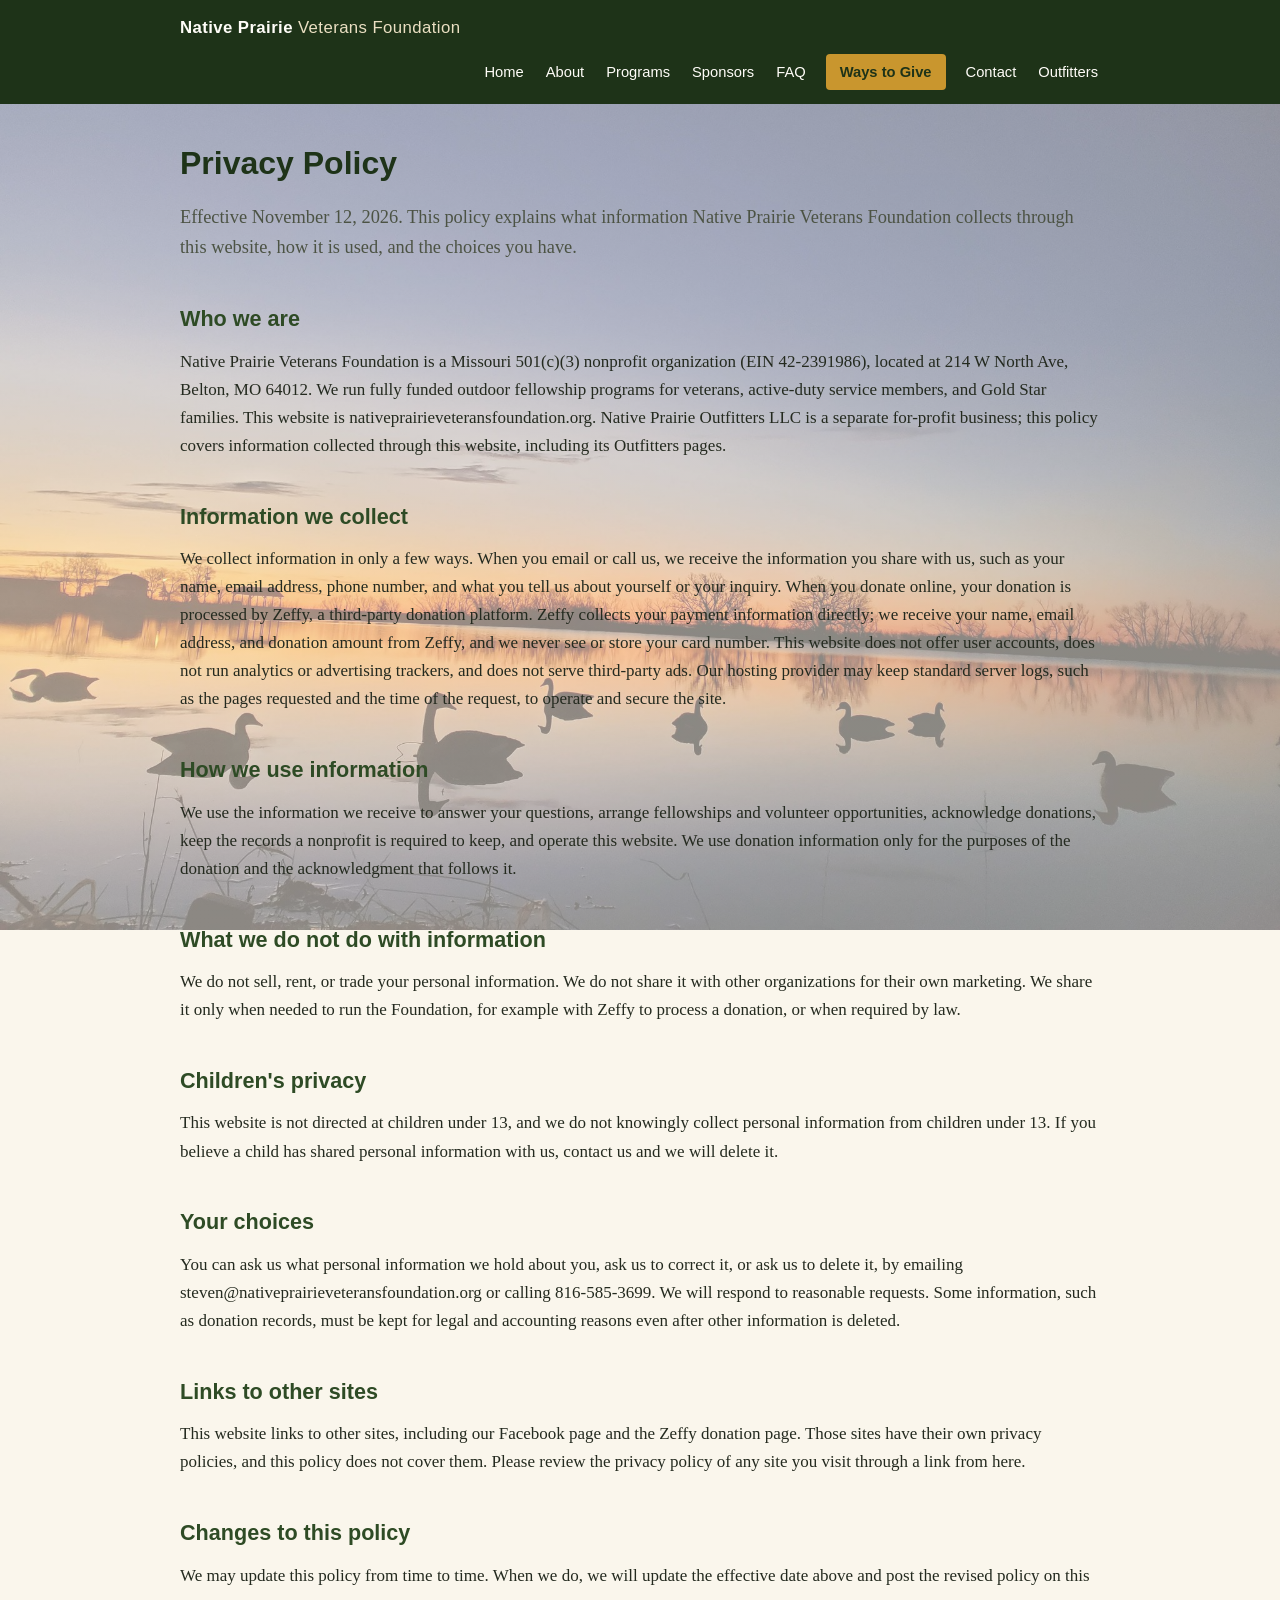
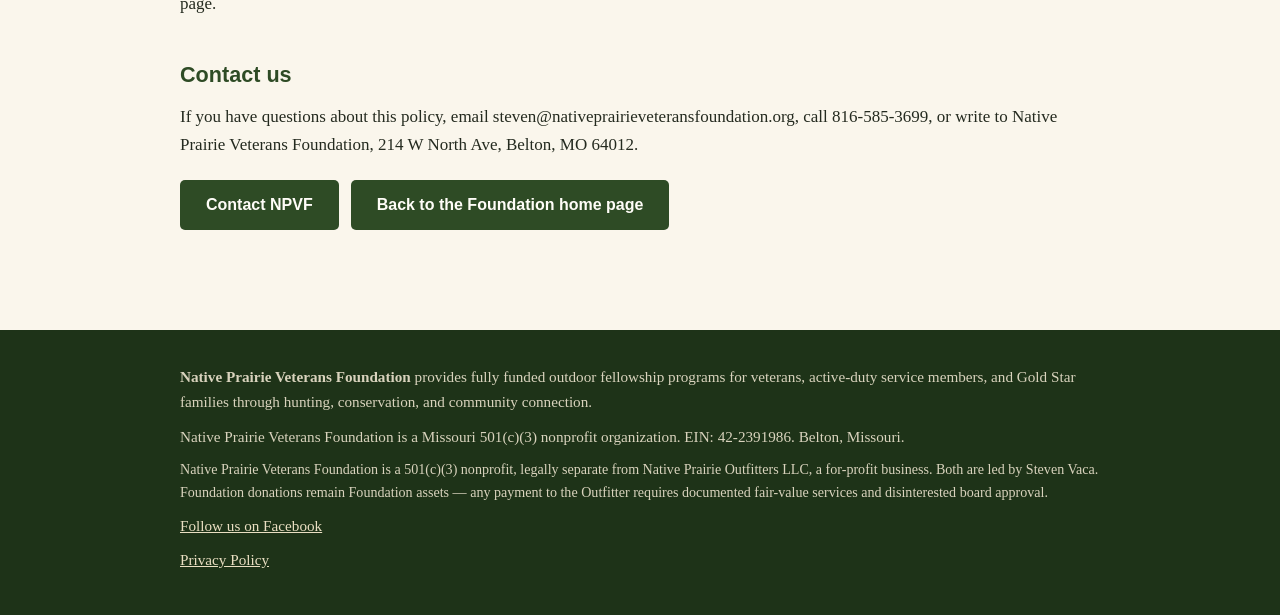
<file: foundation-privacy.html>
<!DOCTYPE html>
<html lang="en">
<head>
  <meta charset="utf-8">
  <meta name="viewport" content="width=device-width, initial-scale=1">
  <title>Privacy Policy | Native Prairie Veterans Foundation</title>
  <meta name="description" content="Privacy policy for nativeprairieveteransfoundation.org: what information Native Prairie Veterans Foundation collects, how it is used, and your choices.">
  <link rel="stylesheet" href="assets-styles.css?v=3">
</head>
<body id="top">

  <header class="site-header">
    <div class="container header-inner">
      <a class="brand" href="foundation-index.html">Native Prairie <span>Veterans Foundation</span></a>
      <button class="nav-toggle" aria-expanded="false" aria-controls="main-nav" aria-label="Menu">&#9776;</button>
      <nav class="nav" id="main-nav" aria-label="Main navigation">
        <a href="foundation-index.html">Home</a>
        <a href="foundation-about.html">About</a>
        <a href="foundation-programs.html">Programs</a>
      <a href="foundation-sponsors.html">Sponsors</a>
        <a href="foundation-faq.html">FAQ</a>
        <a href="foundation-ways-to-give.html" class="nav-donate">Ways to Give</a>
        <a href="foundation-contact.html">Contact</a>
      <a href="outfitters-index.html">Outfitters</a>
      </nav>
    </div>
  </header>

  <main>
    <section class="section">
      <div class="container">
        <h1>Privacy Policy</h1>
        <p class="lede">Effective November 12, 2026. This policy explains what information Native Prairie Veterans Foundation collects through this website, how it is used, and the choices you have.</p>

        <h2>Who we are</h2>
        <p>Native Prairie Veterans Foundation is a Missouri 501(c)(3) nonprofit organization (EIN 42-2391986), located at 214 W North Ave, Belton, MO 64012. We run fully funded outdoor fellowship programs for veterans, active-duty service members, and Gold Star families. This website is nativeprairieveteransfoundation.org. Native Prairie Outfitters LLC is a separate for-profit business; this policy covers information collected through this website, including its Outfitters pages.</p>

        <h2>Information we collect</h2>
        <p>We collect information in only a few ways. When you email or call us, we receive the information you share with us, such as your name, email address, phone number, and what you tell us about yourself or your inquiry. When you donate online, your donation is processed by Zeffy, a third-party donation platform. Zeffy collects your payment information directly; we receive your name, email address, and donation amount from Zeffy, and we never see or store your card number. This website does not offer user accounts, does not run analytics or advertising trackers, and does not serve third-party ads. Our hosting provider may keep standard server logs, such as the pages requested and the time of the request, to operate and secure the site.</p>

        <h2>How we use information</h2>
        <p>We use the information we receive to answer your questions, arrange fellowships and volunteer opportunities, acknowledge donations, keep the records a nonprofit is required to keep, and operate this website. We use donation information only for the purposes of the donation and the acknowledgment that follows it.</p>

        <h2>What we do not do with information</h2>
        <p>We do not sell, rent, or trade your personal information. We do not share it with other organizations for their own marketing. We share it only when needed to run the Foundation, for example with Zeffy to process a donation, or when required by law.</p>

        <h2>Children's privacy</h2>
        <p>This website is not directed at children under 13, and we do not knowingly collect personal information from children under 13. If you believe a child has shared personal information with us, contact us and we will delete it.</p>

        <h2>Your choices</h2>
        <p>You can ask us what personal information we hold about you, ask us to correct it, or ask us to delete it, by emailing steven@nativeprairieveteransfoundation.org or calling 816-585-3699. We will respond to reasonable requests. Some information, such as donation records, must be kept for legal and accounting reasons even after other information is deleted.</p>

        <h2>Links to other sites</h2>
        <p>This website links to other sites, including our Facebook page and the Zeffy donation page. Those sites have their own privacy policies, and this policy does not cover them. Please review the privacy policy of any site you visit through a link from here.</p>

        <h2>Changes to this policy</h2>
        <p>We may update this policy from time to time. When we do, we will update the effective date above and post the revised policy on this page.</p>

        <h2>Contact us</h2>
        <p>If you have questions about this policy, email steven@nativeprairieveteransfoundation.org, call 816-585-3699, or write to Native Prairie Veterans Foundation, 214 W North Ave, Belton, MO 64012.</p>

        <div class="btn-row">
          <a class="btn btn-green" href="foundation-contact.html">Contact NPVF</a>
          <a class="btn btn-green" href="foundation-index.html">Back to the Foundation home page</a>
        </div>
      </div>
    </section>
  </main>

  <footer class="site-footer">
    <div class="container">
      <p><strong>Native Prairie Veterans Foundation</strong> provides fully funded outdoor fellowship programs for veterans, active-duty service members, and Gold Star families through hunting, conservation, and community connection.</p>
      <p>Native Prairie Veterans Foundation is a Missouri 501(c)(3) nonprofit organization. EIN: 42-2391986. Belton, Missouri.</p>
      <p class="separation">Native Prairie Veterans Foundation is a 501(c)(3) nonprofit, legally separate from Native Prairie Outfitters LLC, a for-profit business. Both are led by Steven Vaca. Foundation donations remain Foundation assets &mdash; any payment to the Outfitter requires documented fair-value services and disinterested board approval.</p>
      <p><a href="https://www.facebook.com/profile.php?id=61589730527720">Follow us on Facebook</a></p>
      <p><a href="foundation-privacy.html" aria-current="page">Privacy Policy</a></p>
    </div>
  </footer>

<a href="#top" class="to-top" aria-label="Back to top">&uarr;</a>
<script src="assets-nav.js"></script>
</body>
</html>
</file>
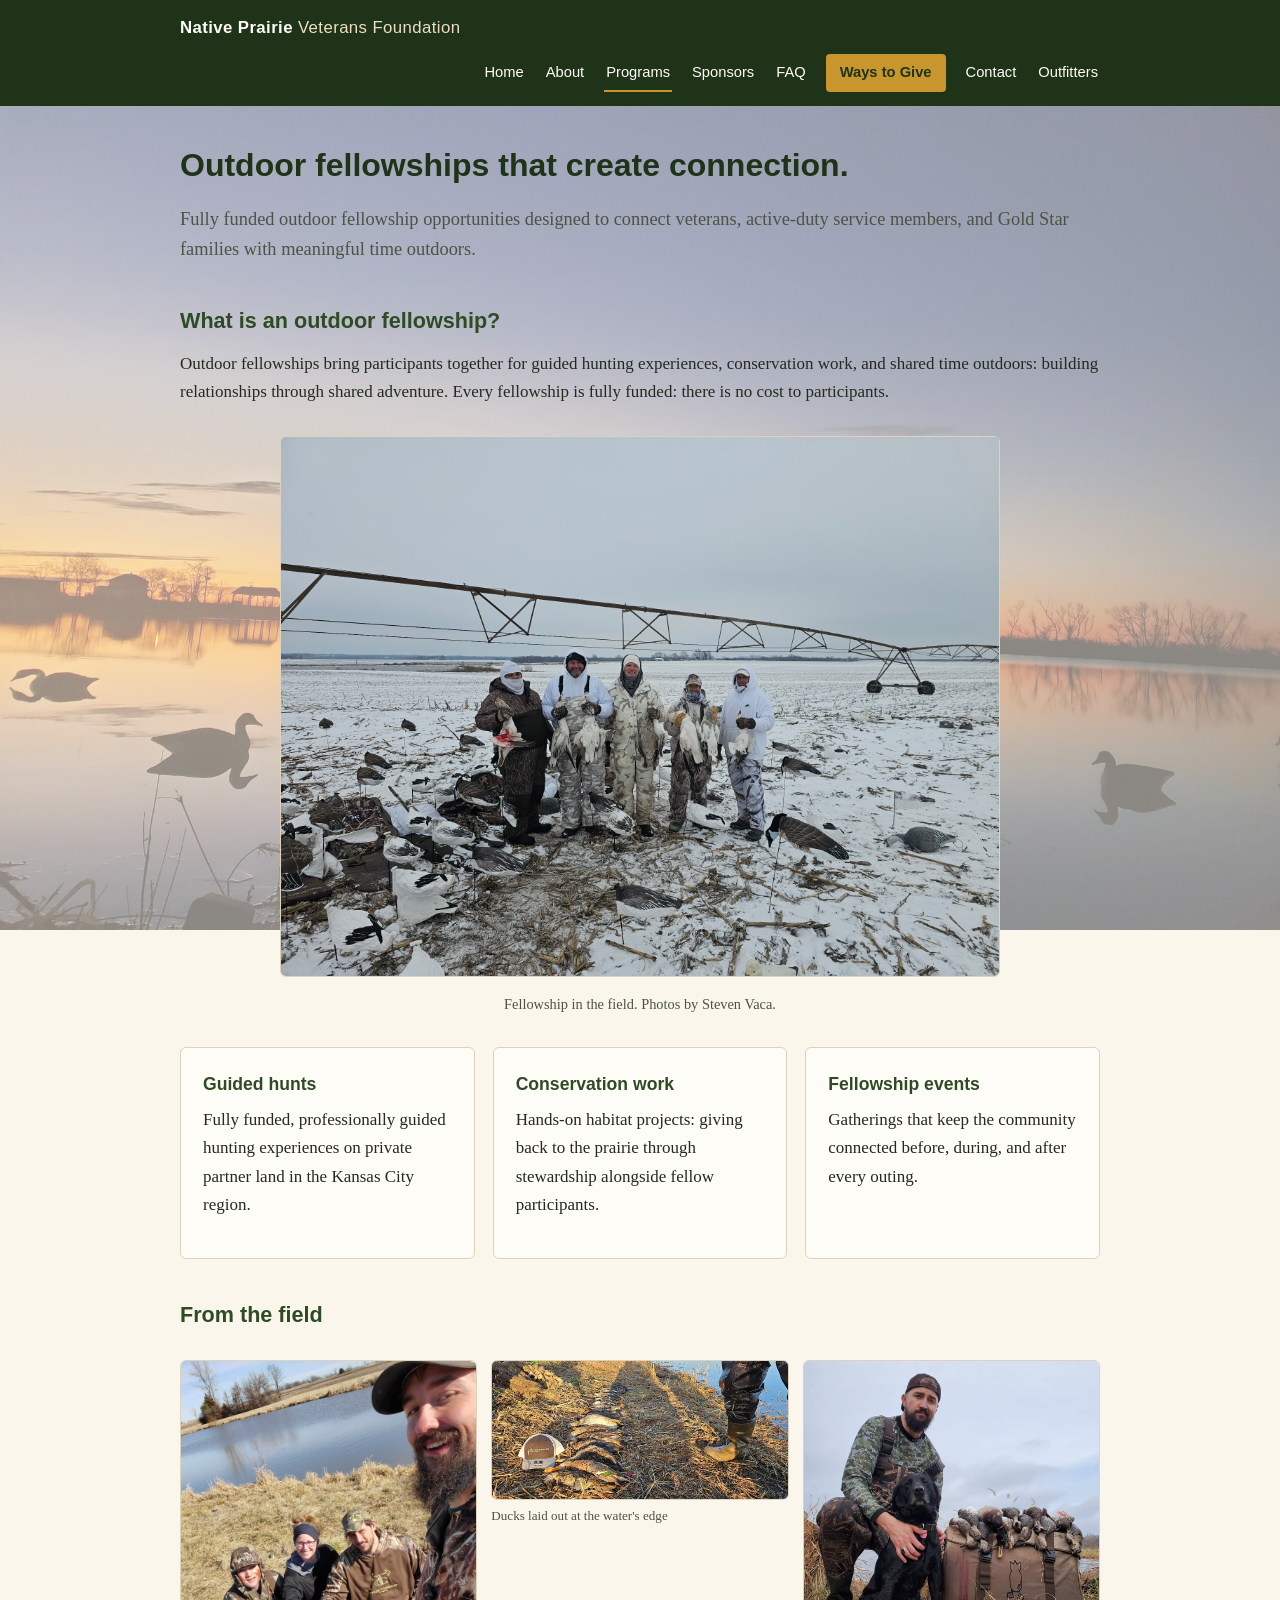
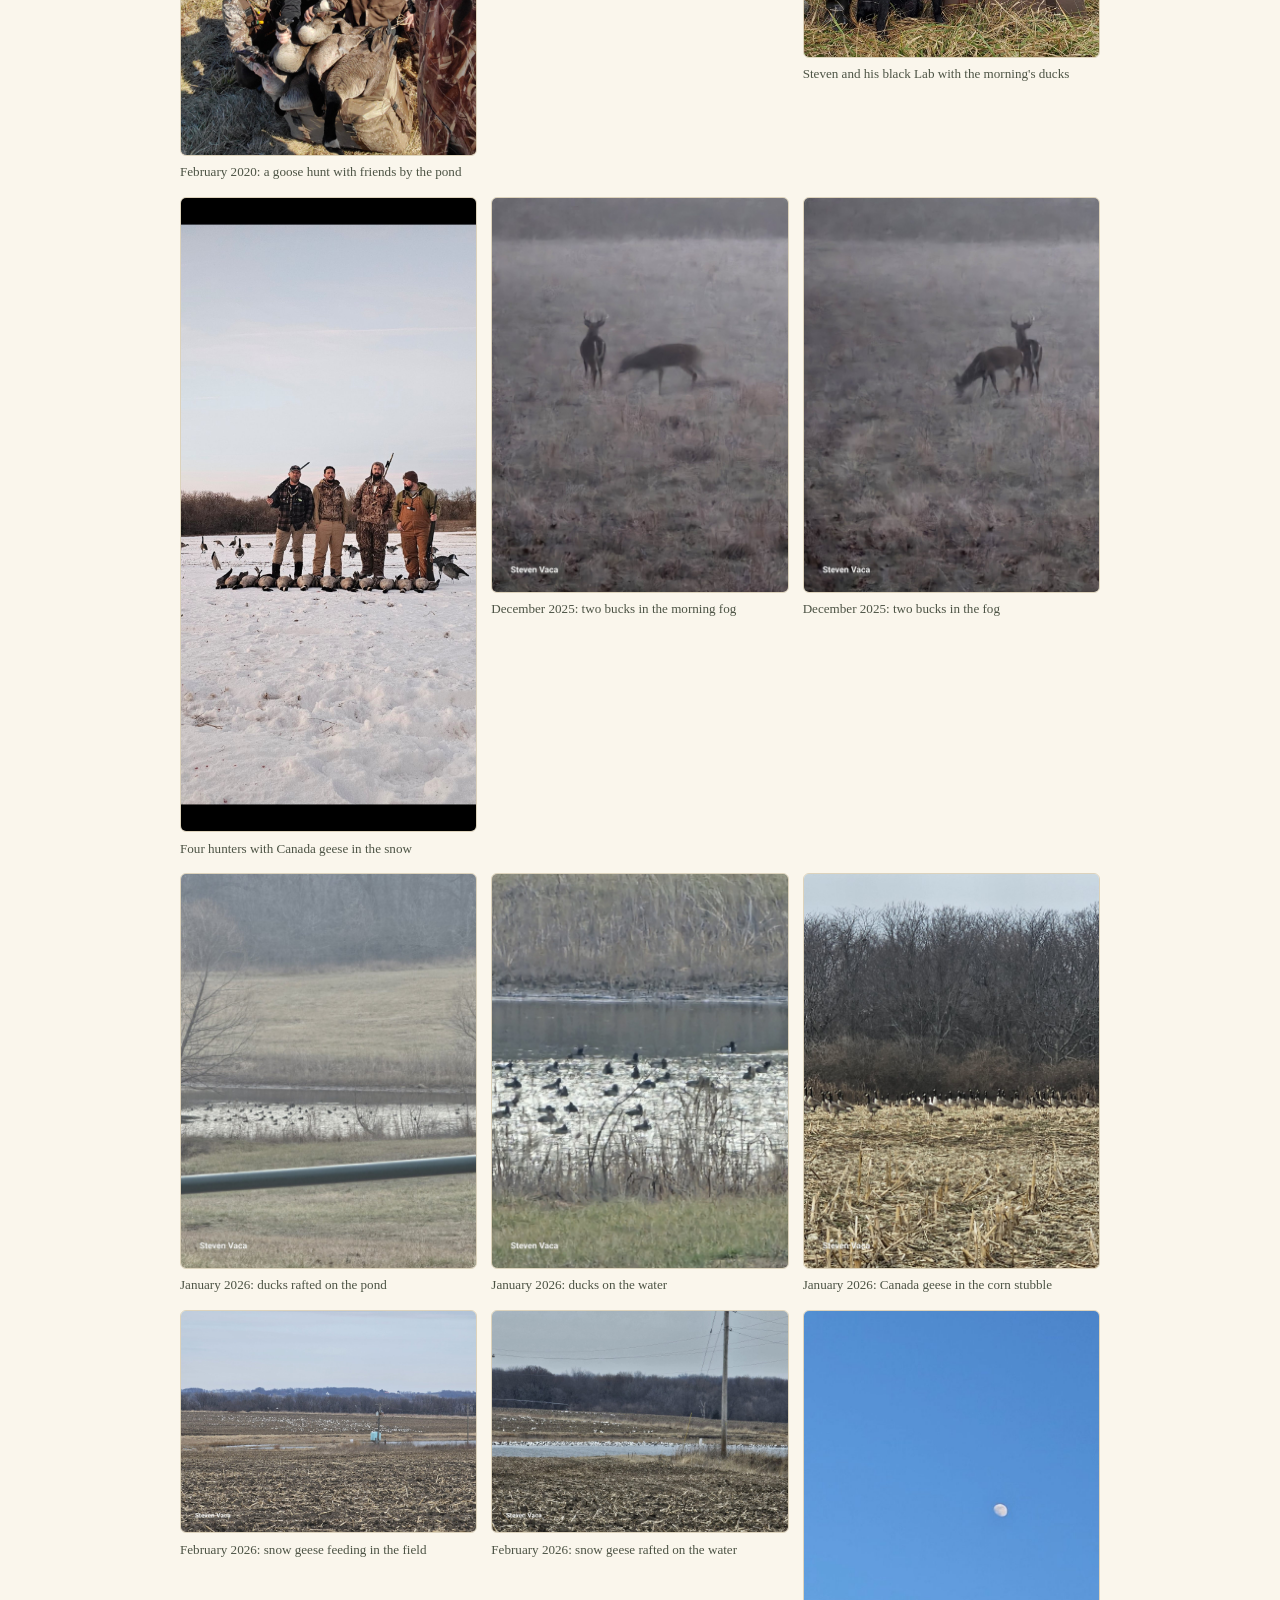
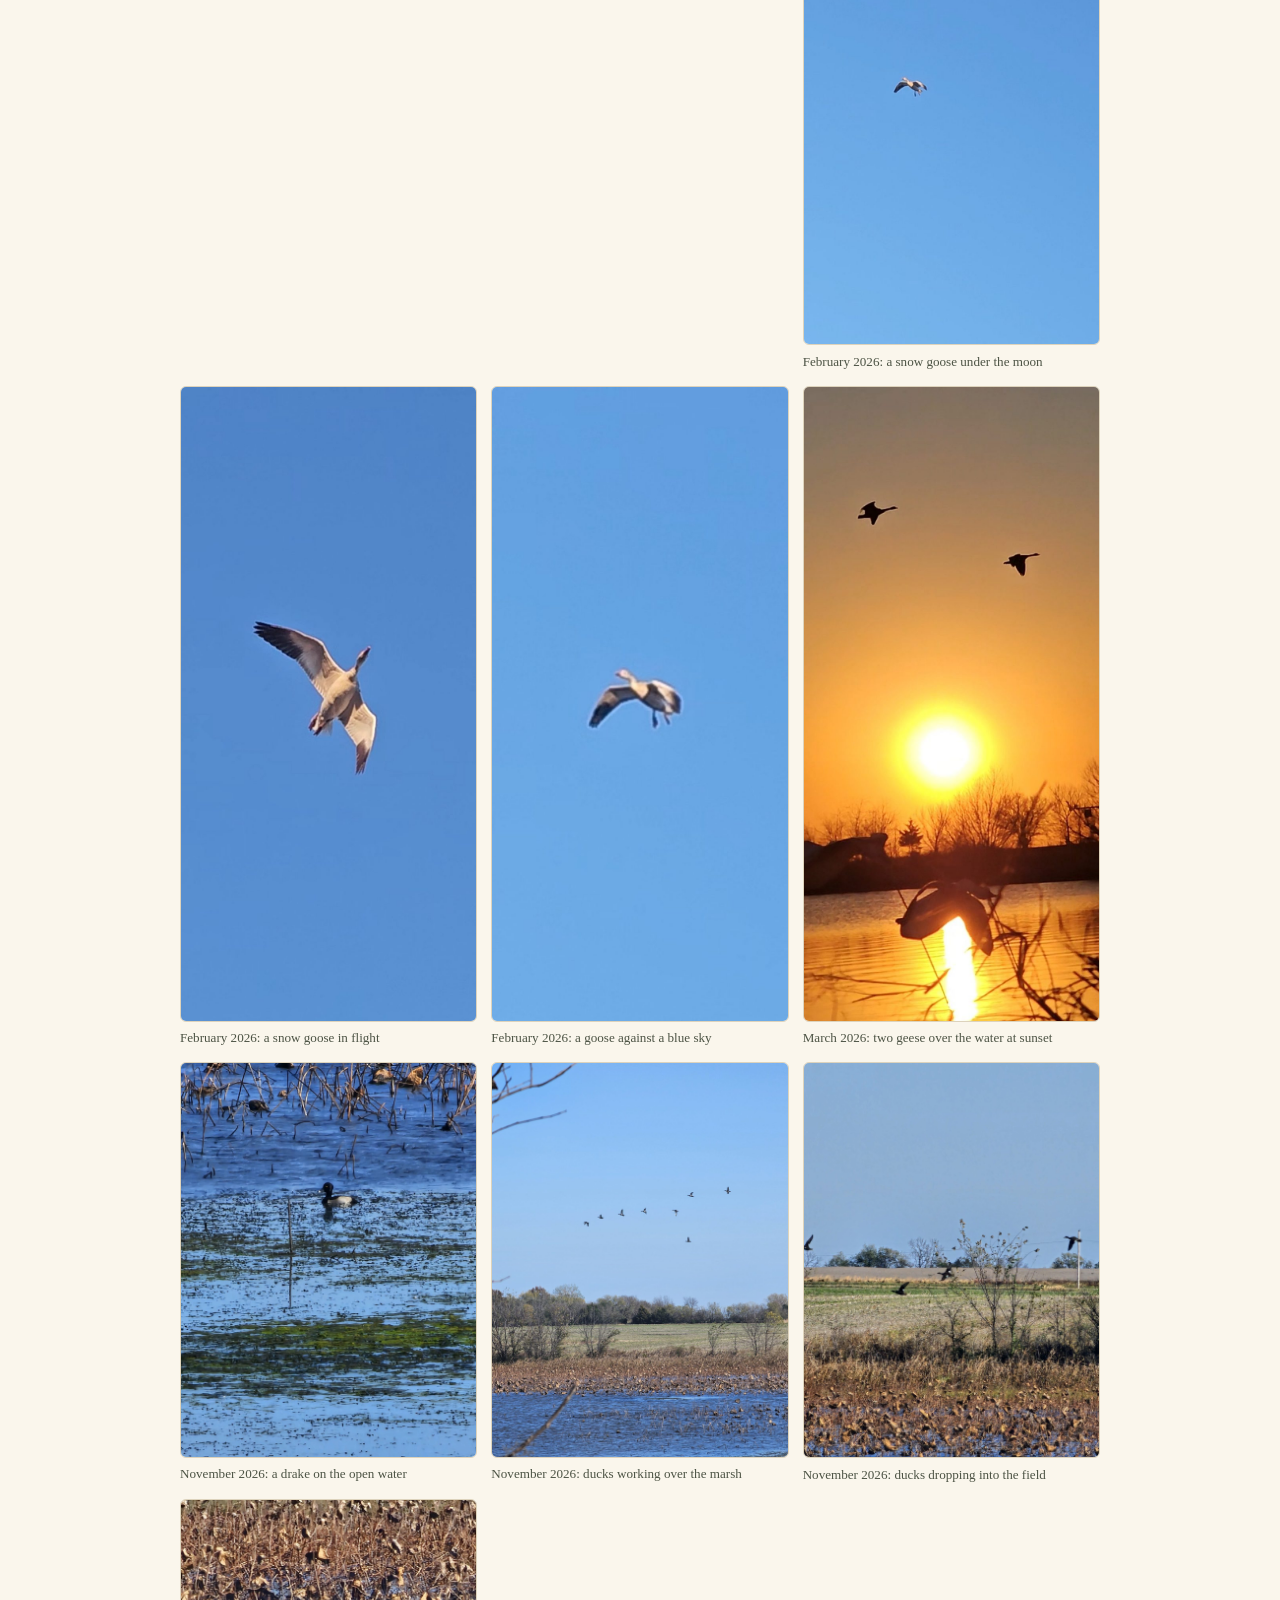
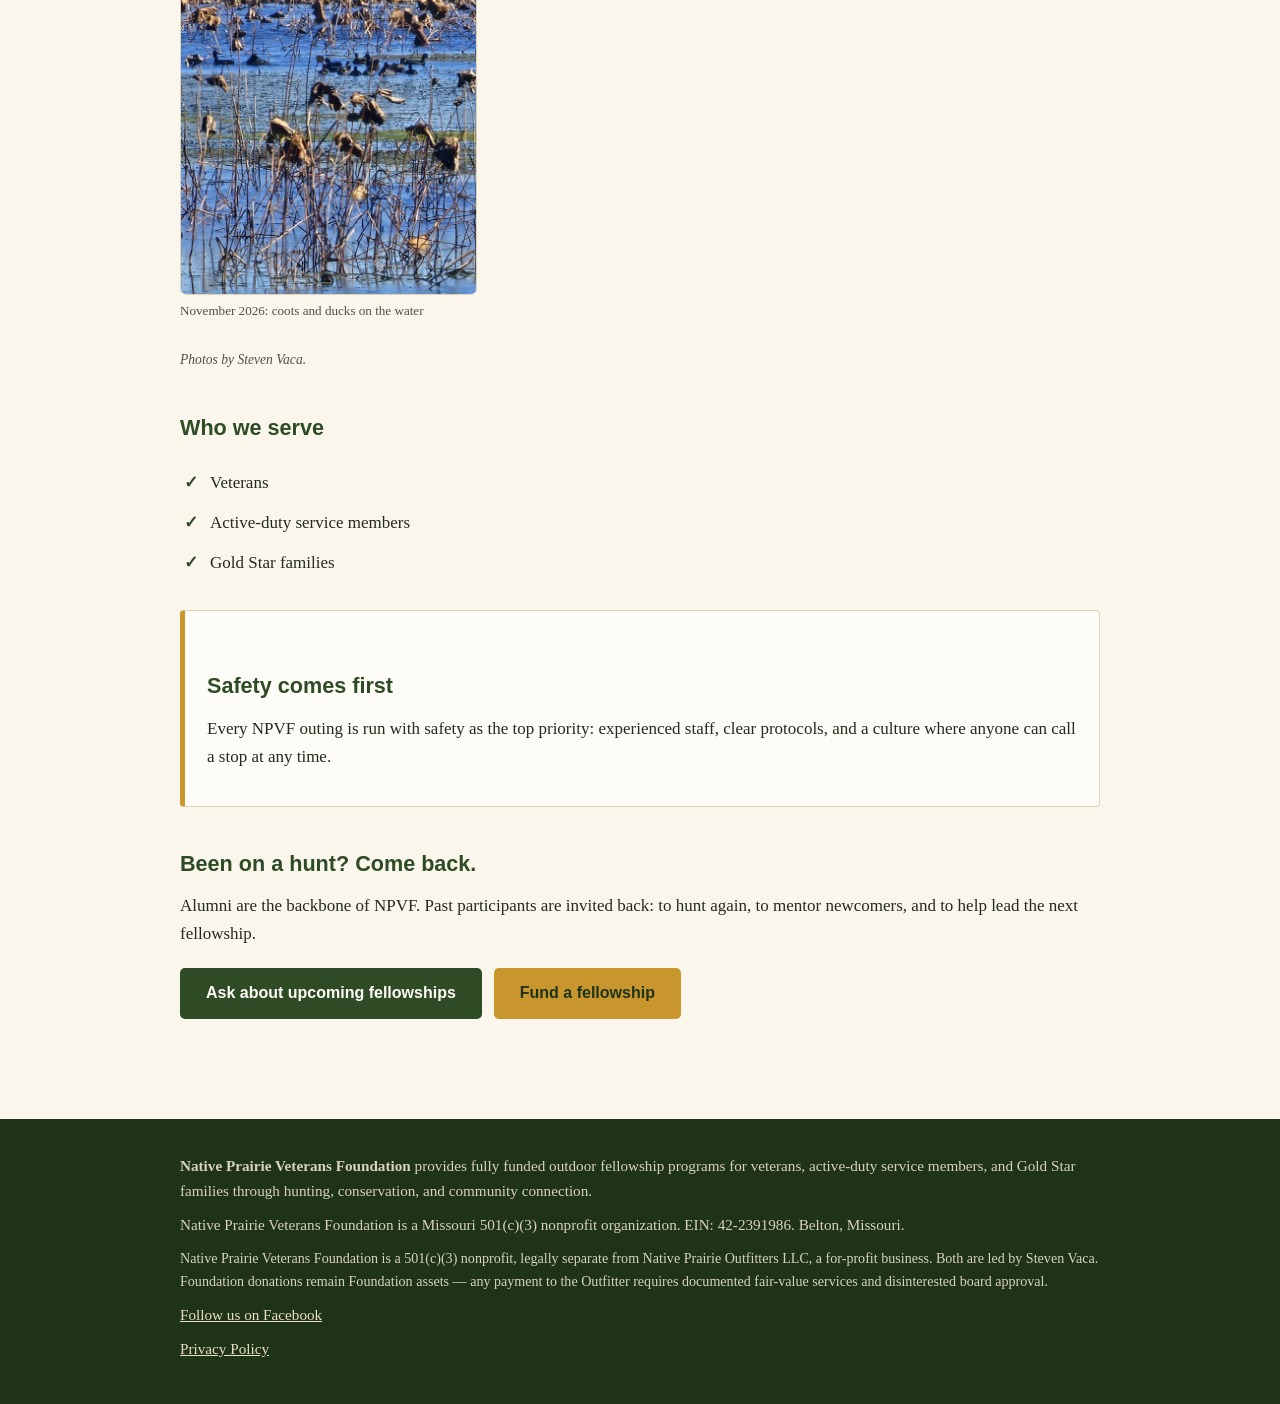
<file: foundation-programs.html>
<!DOCTYPE html>
<html lang="en">
<head>
  <meta charset="utf-8">
  <meta name="viewport" content="width=device-width, initial-scale=1">
  <title>Programs | Native Prairie Veterans Foundation</title>
  <meta name="description" content="NPVF programs: fully funded outdoor fellowships: guided hunts, conservation work, and community for veterans, active-duty service members, and Gold Star families.">
  <link rel="stylesheet" href="assets-styles.css?v=3">
</head>
<body id="top">

  <header class="site-header">
    <div class="container header-inner">
      <a class="brand" href="foundation-index.html">Native Prairie <span>Veterans Foundation</span></a>
      <button class="nav-toggle" aria-expanded="false" aria-controls="main-nav" aria-label="Menu">&#9776;</button>
      <nav class="nav" id="main-nav" aria-label="Main navigation">
        <a href="foundation-index.html">Home</a>
        <a href="foundation-about.html">About</a>
        <a href="foundation-programs.html" aria-current="page">Programs</a>
      <a href="foundation-sponsors.html">Sponsors</a>
        <a href="foundation-faq.html">FAQ</a>
        <a href="foundation-ways-to-give.html" class="nav-donate">Ways to Give</a>
        <a href="foundation-contact.html">Contact</a>
      <a href="outfitters-index.html">Outfitters</a>
      </nav>
    </div>
  </header>

  <main>
    <section class="section">
      <div class="container">
        <h1>Outdoor fellowships that create connection.</h1>
        <p class="lede">Fully funded outdoor fellowship opportunities designed to connect veterans, active-duty service members, and Gold Star families with meaningful time outdoors.</p>

        <h2>What is an outdoor fellowship?</h2>
        <p>Outdoor fellowships bring participants together for guided hunting experiences, conservation work, and shared time outdoors: building relationships through shared adventure. Every fellowship is fully funded: there is no cost to participants.</p>

        <div class="figure wide">
          <img src="assets-hunters-snow-geese.jpg" alt="Five hunters standing together with harvested snow geese in a snow-covered field">
          <div class="caption">Fellowship in the field. Photos by Steven Vaca.</div>
        </div>

        <div class="card-grid">
          <div class="card">
            <h3>Guided hunts</h3>
            <p>Fully funded, professionally guided hunting experiences on private partner land in the Kansas City region.</p>
          </div>
          <div class="card">
            <h3>Conservation work</h3>
            <p>Hands-on habitat projects: giving back to the prairie through stewardship alongside fellow participants.</p>
          </div>
          <div class="card">
            <h3>Fellowship events</h3>
            <p>Gatherings that keep the community connected before, during, and after every outing.</p>
          </div>
        </div>

        <h2>From the field</h2>
        <div class="gallery">
          <figure>
            <img src="assets-hunt-group-geese-2020-02.jpg" alt="Four hunters smiling with harvested geese beside a pond">
            <figcaption>February 2020: a goose hunt with friends by the pond</figcaption>
          </figure>
          <figure>
            <img src="assets-snow-geese-hunter-2023-11.jpg" alt="Harvested ducks laid out on the straw beside the water with a Native Prairie VIP Hunting cap">
            <figcaption>Ducks laid out at the water's edge</figcaption>
          </figure>
          <figure>
            <img src="assets-hunter-dog-ducks.jpg" alt="A hunter kneeling with his black Labrador beside a bag of harvested ducks">
            <figcaption>Steven and his black Lab with the morning's ducks</figcaption>
          </figure>
          <figure>
            <img src="assets-hunter-dog-ducks-2025-01.jpg" alt="Four hunters standing in a snow-covered field with harvested Canada geese laid out in front of them">
            <figcaption>Four hunters with Canada geese in the snow</figcaption>
          </figure>
          <figure>
            <img src="assets-buck-doe-fog-2025-12.jpg" alt="Two bucks standing in a foggy field at dawn">
            <figcaption>December 2025: two bucks in the morning fog</figcaption>
          </figure>
          <figure>
            <img src="assets-buck-doe-field-2025-12.jpg" alt="Two bucks in a foggy field, one looking back at the camera while the other grazes">
            <figcaption>December 2025: two bucks in the fog</figcaption>
          </figure>
          <figure>
            <img src="assets-ducks-pond-2026-01.jpg" alt="Ducks rafted on a pond in the morning light">
            <figcaption>January 2026: ducks rafted on the pond</figcaption>
          </figure>
          <figure>
            <img src="assets-ducks-water-close-2026-01.jpg" alt="Ducks swimming among reeds and dead lotus on open water">
            <figcaption>January 2026: ducks on the water</figcaption>
          </figure>
          <figure>
            <img src="assets-canada-geese-stubble-2026-01.jpg" alt="Canada geese standing in a harvested cornfield">
            <figcaption>January 2026: Canada geese in the corn stubble</figcaption>
          </figure>
          <figure>
            <img src="assets-snow-geese-field-2026-02.jpg" alt="A large flock of snow geese feeding in a harvested field">
            <figcaption>February 2026: snow geese feeding in the field</figcaption>
          </figure>
          <figure>
            <img src="assets-snow-geese-water-2026-02.jpg" alt="Snow geese rafted along the edge of the water with more feeding in the field behind">
            <figcaption>February 2026: snow geese rafted on the water</figcaption>
          </figure>
          <figure>
            <img src="assets-snow-goose-moon-2026-02.jpg" alt="A snow goose flying against a blue sky with the moon behind it">
            <figcaption>February 2026: a snow goose under the moon</figcaption>
          </figure>
          <figure>
            <img src="assets-snow-goose-flight-2026-02.jpg" alt="A snow goose in flight against a blue sky">
            <figcaption>February 2026: a snow goose in flight</figcaption>
          </figure>
          <figure>
            <img src="assets-goose-flight-blue-2026-02.jpg" alt="A goose in flight against a blue sky">
            <figcaption>February 2026: a goose against a blue sky</figcaption>
          </figure>
          <figure>
            <img src="assets-geese-sunset-water-2026-03.jpg" alt="Two geese silhouetted against an orange sunset over the water">
            <figcaption>March 2026: two geese over the water at sunset</figcaption>
          </figure>
          <figure>
            <img src="assets-drake-open-water-2026-11.jpg" alt="A drake swimming on open water">
            <figcaption>November 2026: a drake on the open water</figcaption>
          </figure>
          <figure>
            <img src="assets-ducks-flight-marsh-2026-11.jpg" alt="A flock of ducks in flight over a marsh">
            <figcaption>November 2026: ducks working over the marsh</figcaption>
          </figure>
          <figure>
            <img src="assets-ducks-flight-field-2026-11.jpg" alt="Ducks flying low over a harvested field">
            <figcaption>November 2026: ducks dropping into the field</figcaption>
          </figure>
          <figure>
            <img src="assets-coots-reeds-2026-11.jpg" alt="Coots and ducks on the water among reeds">
            <figcaption>November 2026: coots and ducks on the water</figcaption>
          </figure>
        </div>
        <p class="photo-credit">Photos by Steven Vaca.</p>

        <h2>Who we serve</h2>
        <ul class="check-list">
          <li>Veterans</li>
          <li>Active-duty service members</li>
          <li>Gold Star families</li>
        </ul>

        <div class="detail-block">
          <h2>Safety comes first</h2>
          <p>Every NPVF outing is run with safety as the top priority: experienced staff, clear protocols, and a culture where anyone can call a stop at any time.</p>
        </div>
        <!-- [NEEDS STEVEN: confirm publishable safety specifics: guide ratio, firearms protocol, emergency plan: after Operations SOP attorney review] -->

        <h2>Been on a hunt? Come back.</h2>
        <p>Alumni are the backbone of NPVF. Past participants are invited back: to hunt again, to mentor newcomers, and to help lead the next fellowship.</p>
        <!-- [NEEDS STEVEN: alumni track structure] -->

        <!-- [NEEDS STEVEN: program details, eligibility requirements, application process, and schedules] -->

        <div class="btn-row">
          <a class="btn btn-green" href="foundation-contact.html">Ask about upcoming fellowships</a>
          <a class="btn btn-gold" href="foundation-ways-to-give.html">Fund a fellowship</a>
        </div>
      </div>
    </section>
  </main>

  <footer class="site-footer">
    <div class="container">
      <p><strong>Native Prairie Veterans Foundation</strong> provides fully funded outdoor fellowship programs for veterans, active-duty service members, and Gold Star families through hunting, conservation, and community connection.</p>
      <p>Native Prairie Veterans Foundation is a Missouri 501(c)(3) nonprofit organization. EIN: 42-2391986. Belton, Missouri.</p>
      <p class="separation">Native Prairie Veterans Foundation is a 501(c)(3) nonprofit, legally separate from Native Prairie Outfitters LLC, a for-profit business. Both are led by Steven Vaca. Foundation donations remain Foundation assets &mdash; any payment to the Outfitter requires documented fair-value services and disinterested board approval.</p>
      <p><a href="https://www.facebook.com/profile.php?id=61589730527720">Follow us on Facebook</a></p>
      <p><a href="foundation-privacy.html">Privacy Policy</a></p>
      
    </div>
  </footer>

<a href="#top" class="to-top" aria-label="Back to top">&uarr;</a>
<script src="assets-nav.js"></script>
</body>
</html>
</file>
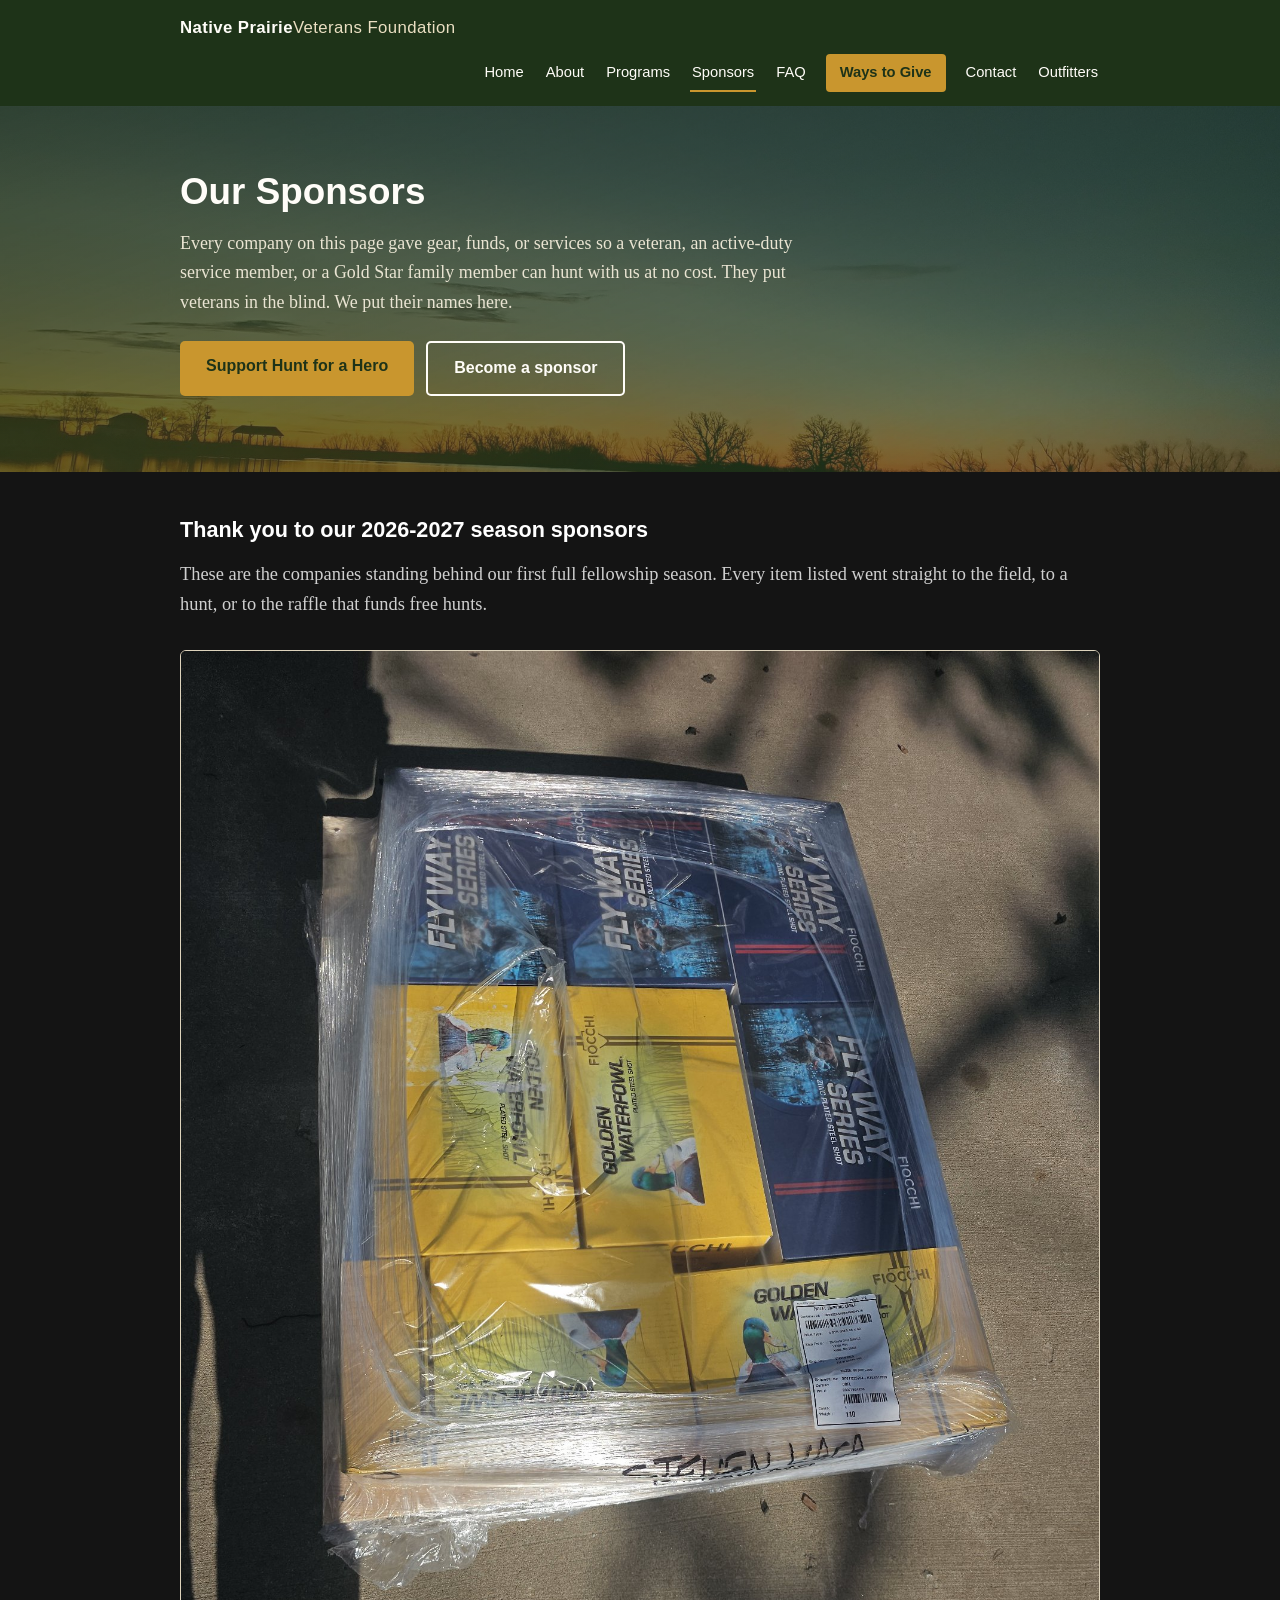
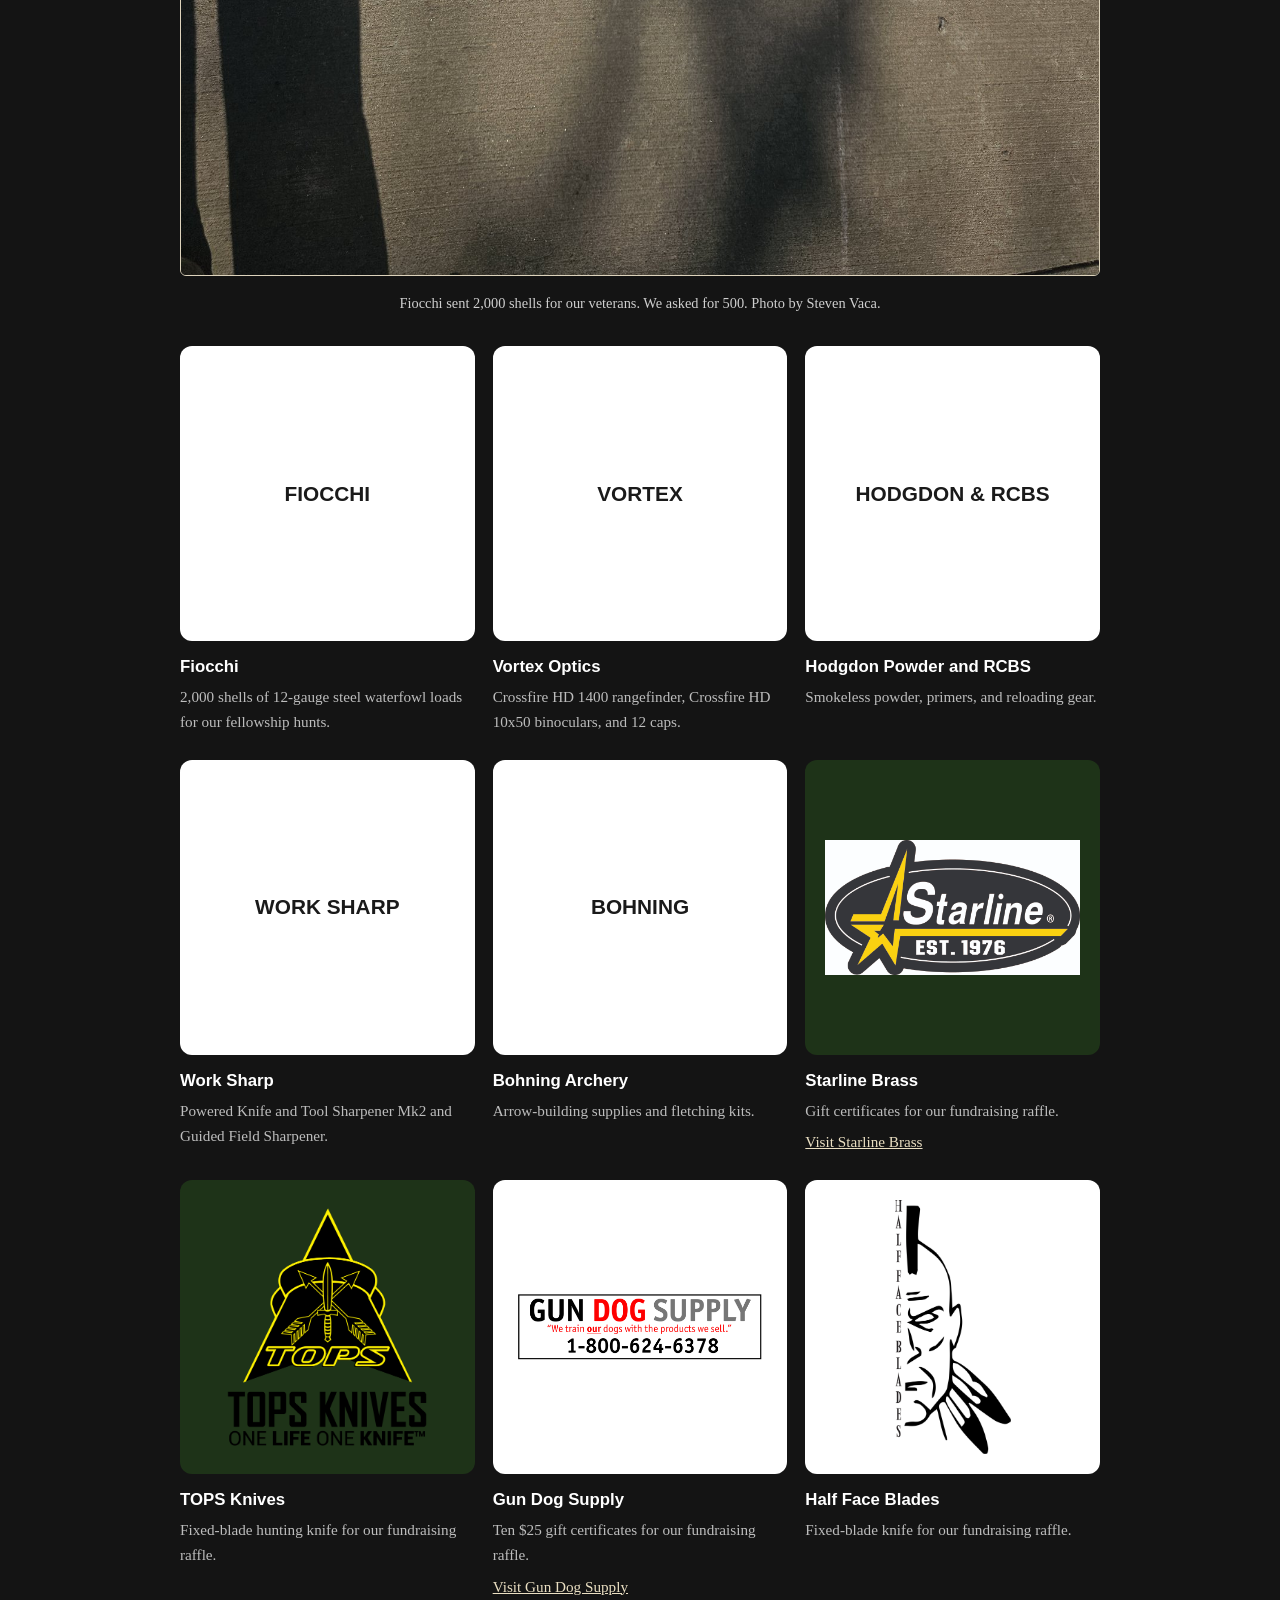
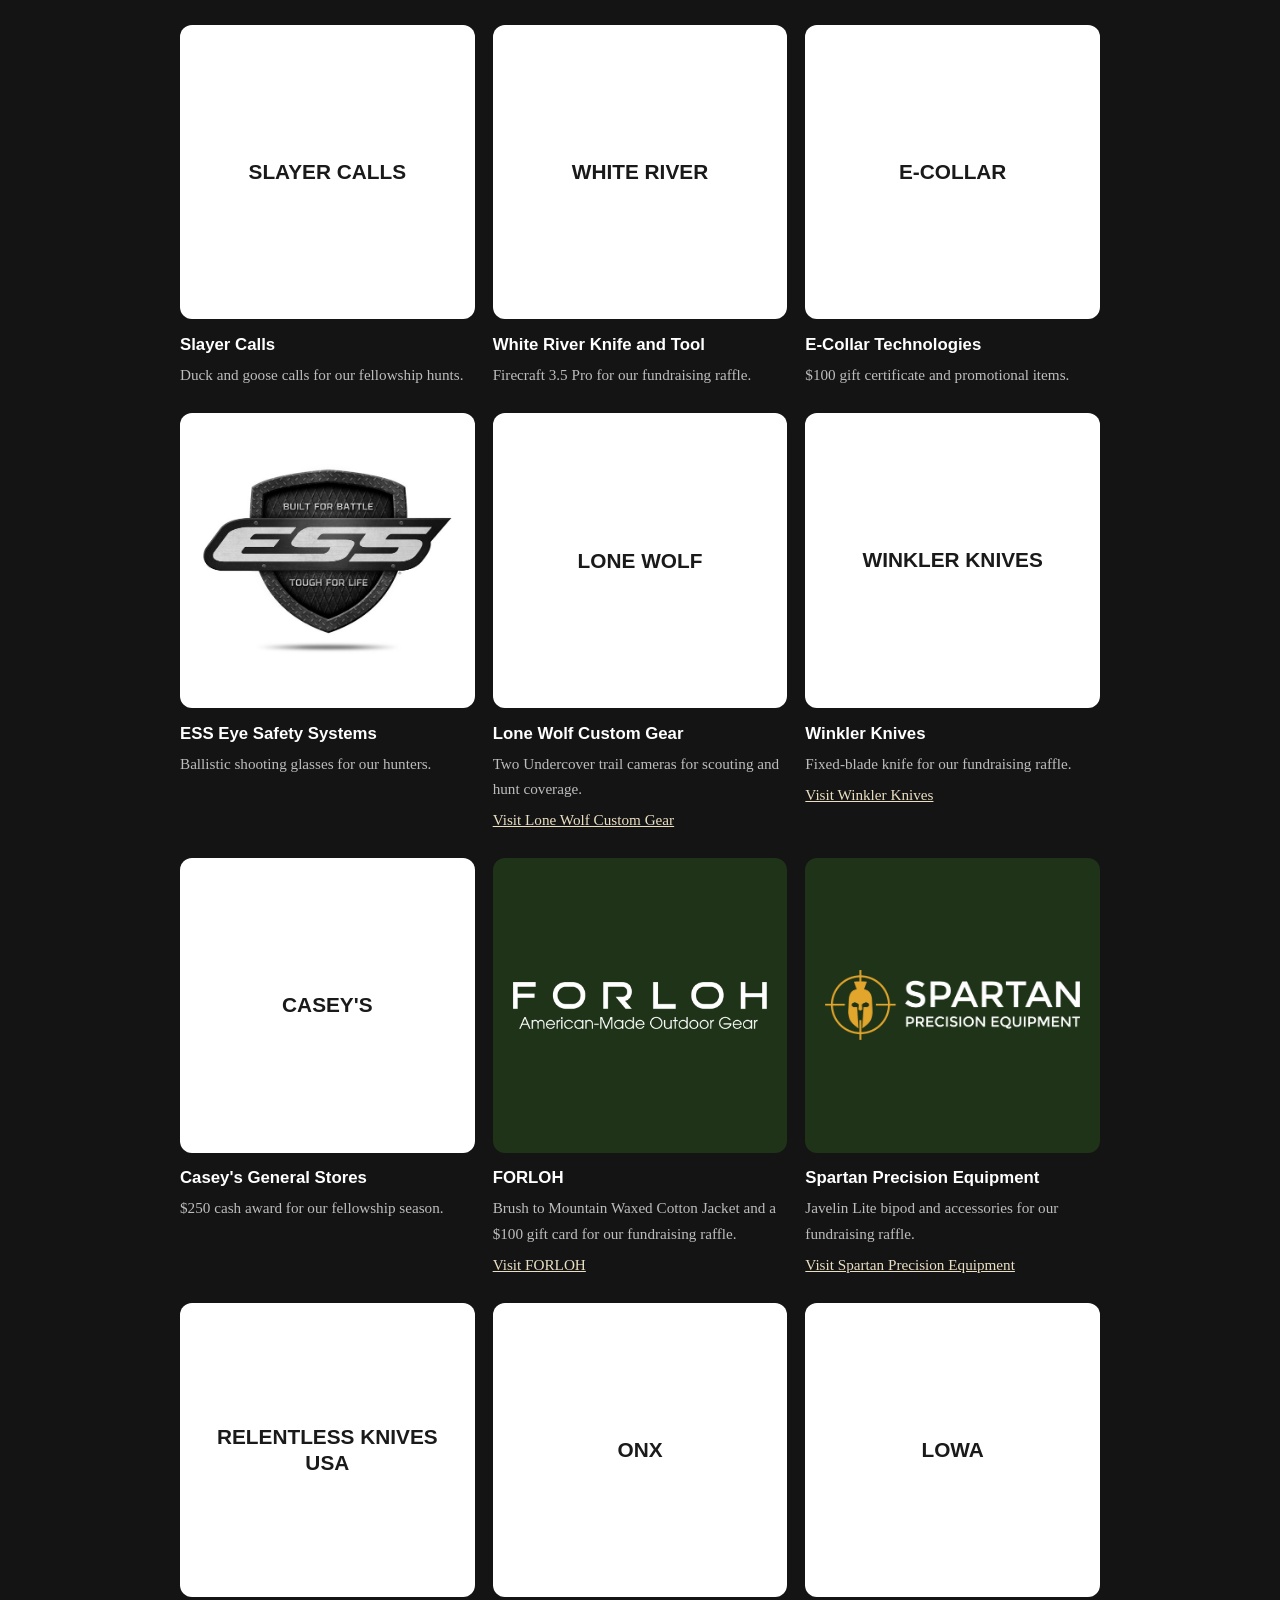
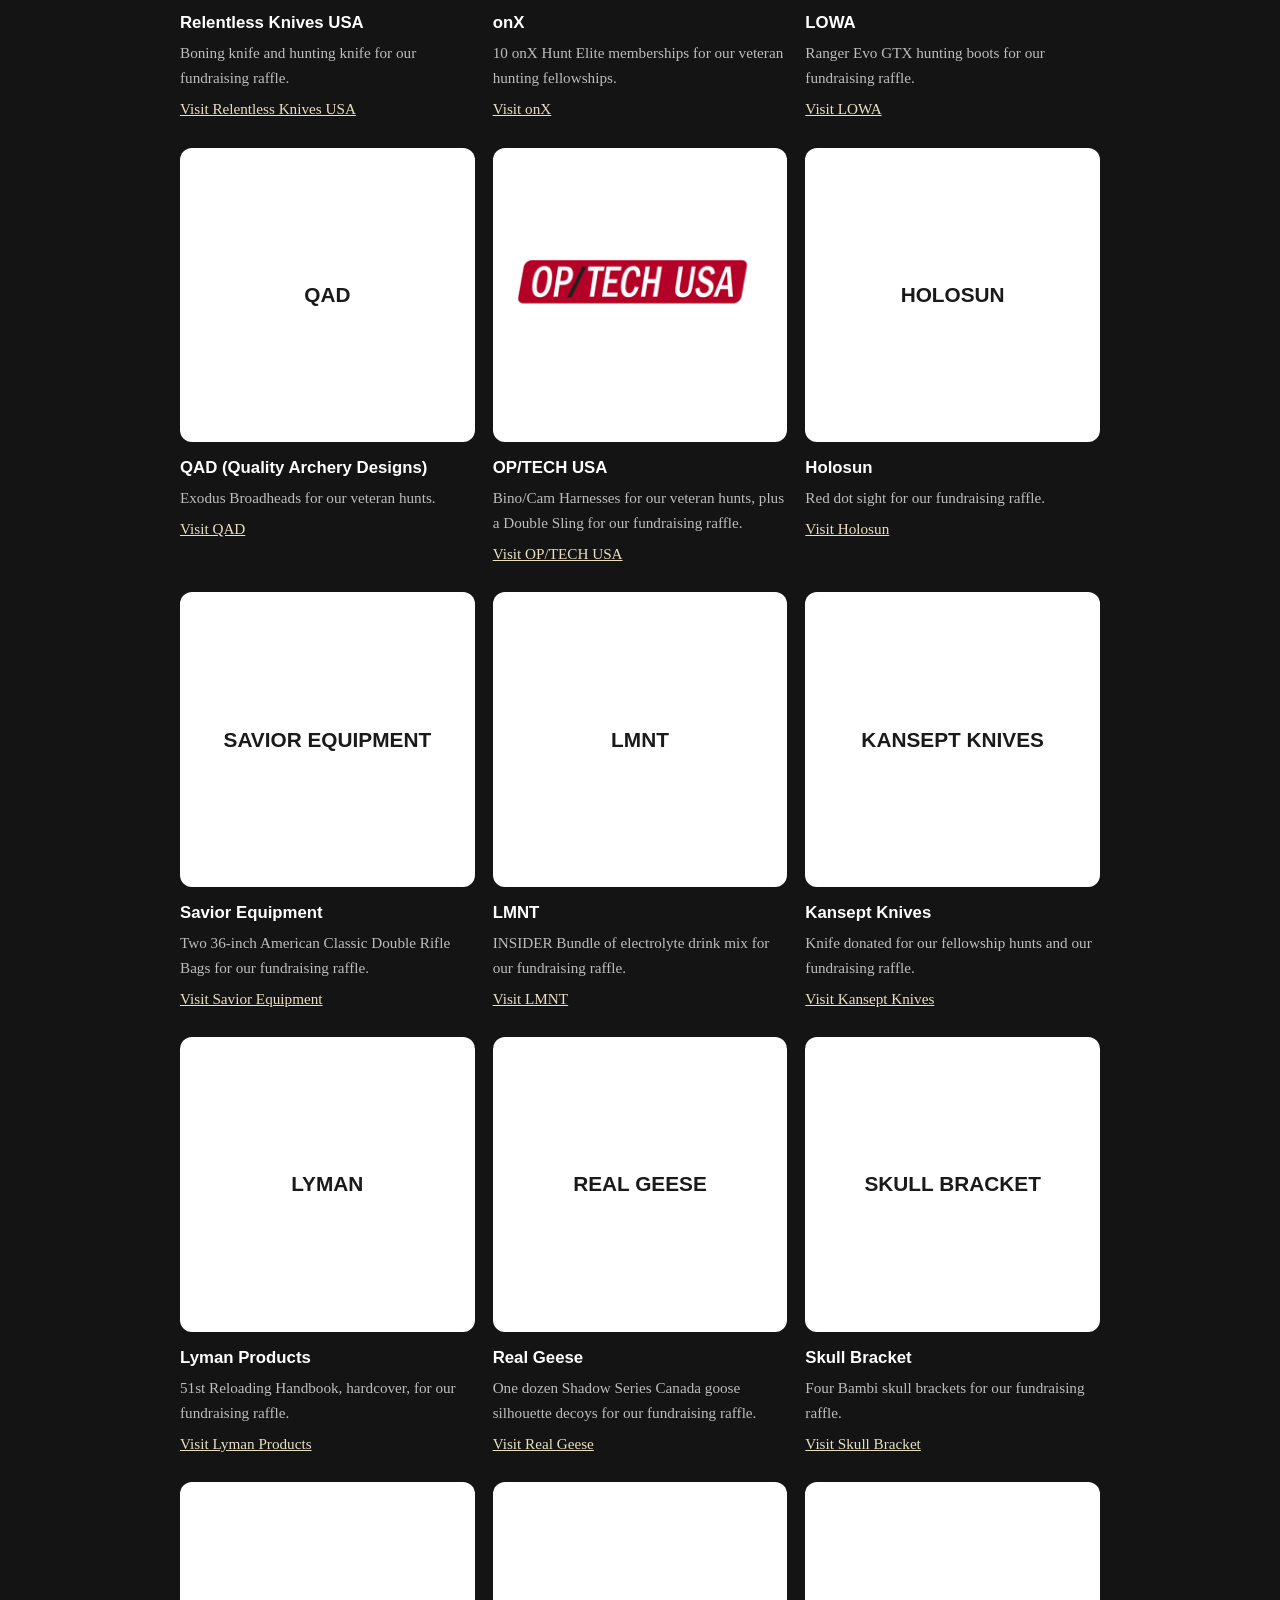
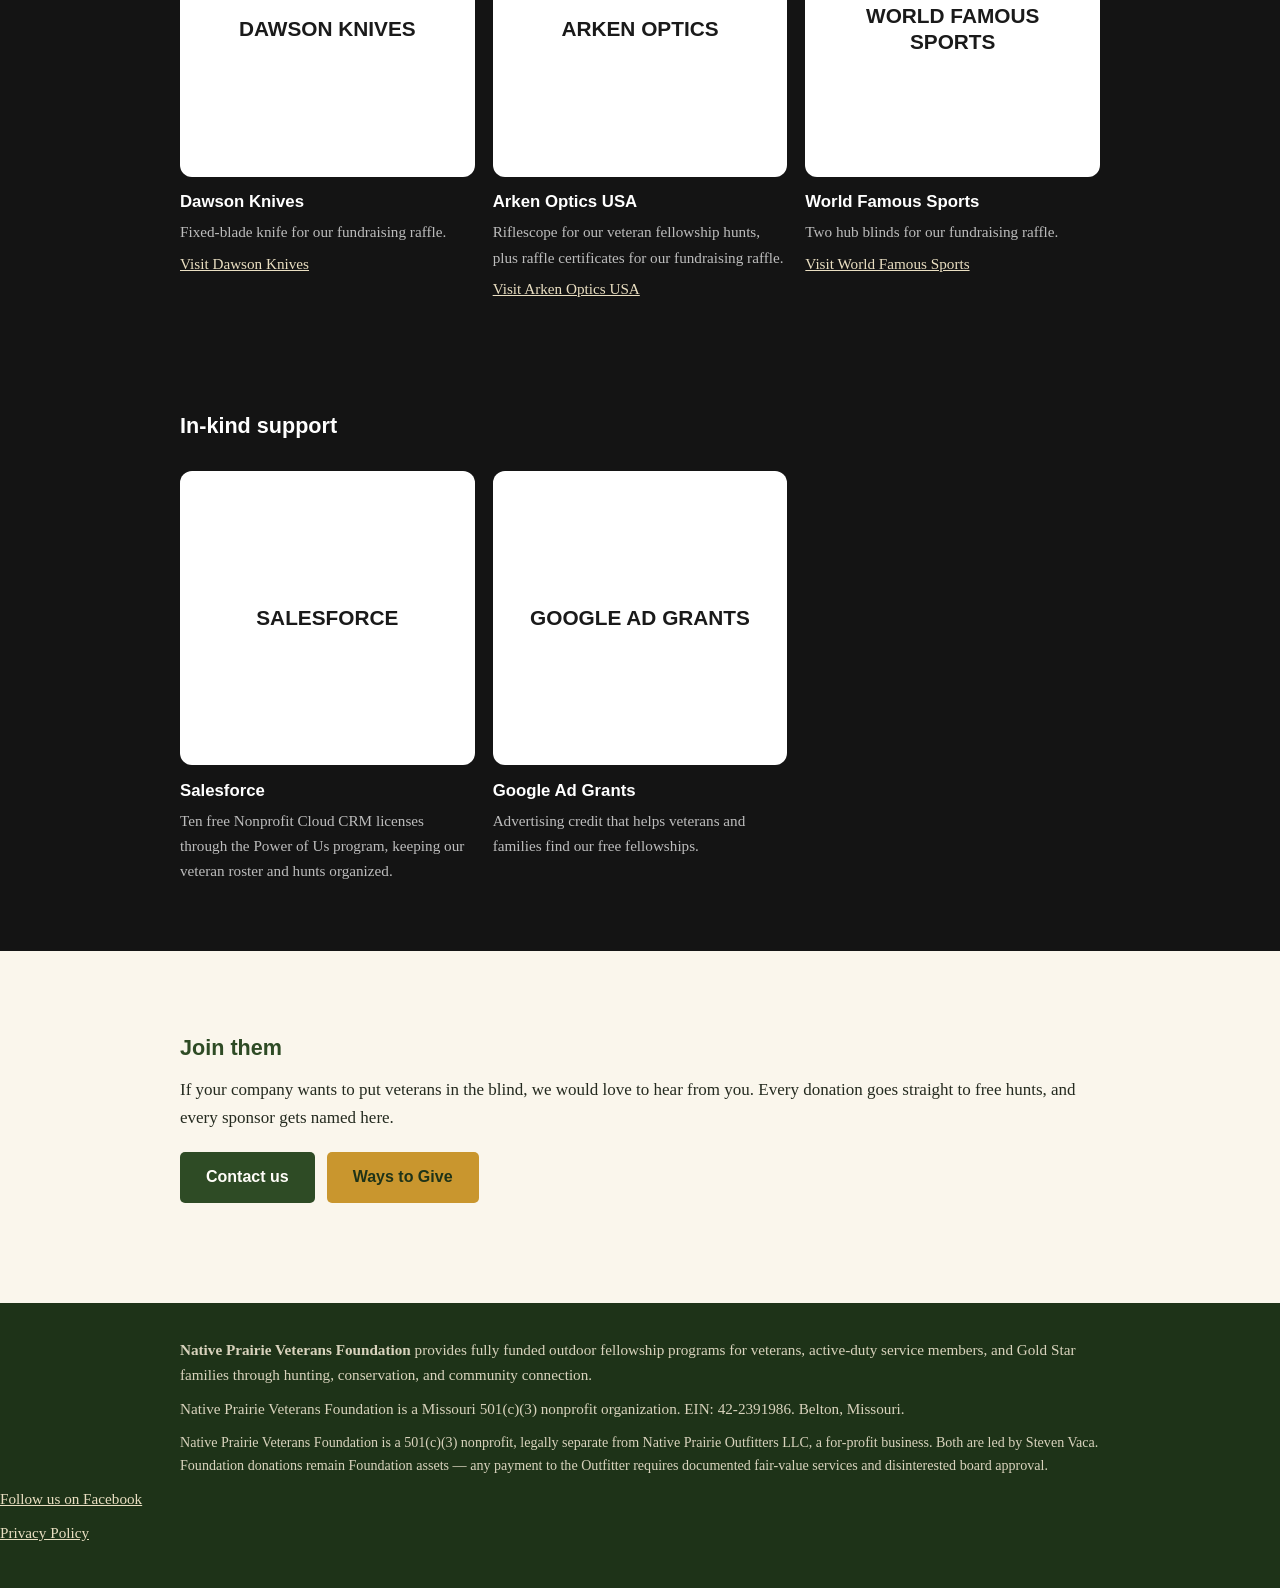
<file: foundation-sponsors.html>
<!DOCTYPE html>
<html lang="en">
<head>
  <meta charset="utf-8">
  <meta name="viewport" content="width=device-width, initial-scale=1">
  <title>Our Sponsors | Native Prairie Veterans Foundation</title>
  <meta name="description" content="The companies standing behind Native Prairie Veterans Foundation: gear, funds, and services that put veterans, active-duty service members, and Gold Star families in the blind at no cost.">
  <link rel="stylesheet" href="assets-styles.css?v=4">
</head>
<body id="top">
<header class="site-header">
  <div class="container header-inner">
    <a class="brand" href="foundation-index.html">Native Prairie<span>Veterans Foundation</span></a>
    <button class="nav-toggle" aria-expanded="false" aria-controls="main-nav" aria-label="Menu">&#9776;</button>
    <nav class="nav" id="main-nav" aria-label="Main navigation">
      <a href="foundation-index.html">Home</a>
      <a href="foundation-about.html">About</a>
      <a href="foundation-programs.html">Programs</a>
      <a href="foundation-sponsors.html" aria-current="page">Sponsors</a>
      <a href="foundation-faq.html">FAQ</a>
      <a href="foundation-ways-to-give.html" class="nav-donate">Ways to Give</a>
      <a href="foundation-contact.html">Contact</a>
      <a href="outfitters-index.html">Outfitters</a>
      </nav>
  </div>
</header>
<main>
  <section class="hero hero-photo hero-foundation">
    <div class="container">
      <h1>Our Sponsors</h1>
      <p>Every company on this page gave gear, funds, or services so a veteran, an active-duty service member, or a Gold Star family member can hunt with us at no cost. They put veterans in the blind. We put their names here.</p>
      <div class="btn-row">
        <a class="btn btn-gold" href="foundation-ways-to-give.html">Support Hunt for a Hero</a>
        <a class="btn btn-outline" href="foundation-contact.html">Become a sponsor</a>
      </div>
    </div>
  </section>
  <section class="sponsor-grid-section">
    <div class="container">
      <h2>Thank you to our 2026-2027 season sponsors</h2>
      <p class="lede">These are the companies standing behind our first full fellowship season. Every item listed went straight to the field, to a hunt, or to the raffle that funds free hunts.</p>
      <figure class="figure">
        <img src="assets-fiocchi-pallet.jpg" alt="Pallet of Fiocchi Flyway Series and Golden Waterfowl shotgun shells delivered November 13, 2026">
        <figcaption class="caption">Fiocchi sent 2,000 shells for our veterans. We asked for 500. Photo by Steven Vaca.</figcaption>
      </figure>
      <div class="sponsor-grid">
        <div class="sponsor-tile">
          <div class="tile"><span class="tile-wordmark">FIOCCHI</span></div>
          <h3>Fiocchi</h3>
          <p>2,000 shells of 12-gauge steel waterfowl loads for our fellowship hunts.</p>
        </div>
        <div class="sponsor-tile">
          <div class="tile"><span class="tile-wordmark">VORTEX</span></div>
          <h3>Vortex Optics</h3>
          <p>Crossfire HD 1400 rangefinder, Crossfire HD 10x50 binoculars, and 12 caps.</p>
        </div>
        <div class="sponsor-tile">
          <div class="tile"><span class="tile-wordmark">HODGDON &amp; RCBS</span></div>
          <h3>Hodgdon Powder and RCBS</h3>
          <p>Smokeless powder, primers, and reloading gear.</p>
        </div>
        <div class="sponsor-tile">
          <div class="tile"><span class="tile-wordmark">WORK SHARP</span></div>
          <h3>Work Sharp</h3>
          <p>Powered Knife and Tool Sharpener Mk2 and Guided Field Sharpener.</p>
        </div>
        <div class="sponsor-tile">
          <div class="tile"><span class="tile-wordmark">BOHNING</span></div>
          <h3>Bohning Archery</h3>
          <p>Arrow-building supplies and fletching kits.</p>
        </div>
        <div class="sponsor-tile">
          <div class="tile tile-dark"><img src="assets-starline-logo.jpg" alt="Starline Brass logo"></div>
          <h3>Starline Brass</h3>
          <p>Gift certificates for our fundraising raffle.</p>
          <p><a href="https://www.starlinebrass.com">Visit Starline Brass</a></p>
        </div>
        <div class="sponsor-tile">
          <div class="tile tile-dark"><img src="assets-tops-logo-yellowblack.png" alt="TOPS Knives logo"></div>
          <h3>TOPS Knives</h3>
          <p>Fixed-blade hunting knife for our fundraising raffle.</p>
        </div>
        <div class="sponsor-tile">
          <div class="tile"><img src="assets-gun-dog-supply-logo.jpg" alt="Gun Dog Supply logo"></div>
          <h3>Gun Dog Supply</h3>
          <p>Ten $25 gift certificates for our fundraising raffle.</p>
          <p><a href="https://www.gundogsupply.com">Visit Gun Dog Supply</a></p>
        </div>
        <div class="sponsor-tile">
          <div class="tile"><img src="assets-half-face-blades-logo.jpg" alt="Half Face Blades logo"></div>
          <h3>Half Face Blades</h3>
          <p>Fixed-blade knife for our fundraising raffle.</p>
        </div>
        <div class="sponsor-tile">
          <div class="tile"><span class="tile-wordmark">SLAYER CALLS</span></div>
          <h3>Slayer Calls</h3>
          <p>Duck and goose calls for our fellowship hunts.</p>
        </div>
        <div class="sponsor-tile">
          <div class="tile"><span class="tile-wordmark">WHITE RIVER</span></div>
          <h3>White River Knife and Tool</h3>
          <p>Firecraft 3.5 Pro for our fundraising raffle.</p>
        </div>
        <div class="sponsor-tile">
          <div class="tile"><span class="tile-wordmark">E-COLLAR</span></div>
          <h3>E-Collar Technologies</h3>
          <p>$100 gift certificate and promotional items.</p>
        </div>
        <div class="sponsor-tile">
          <div class="tile"><img src="assets-ess-logo.jpg" alt="ESS Eye Safety Systems logo"></div>
          <h3>ESS Eye Safety Systems</h3>
          <p>Ballistic shooting glasses for our hunters.</p>
        </div>
        <div class="sponsor-tile">
          <div class="tile"><span class="tile-wordmark">LONE WOLF</span></div>
          <h3>Lone Wolf Custom Gear</h3>
          <p>Two Undercover trail cameras for scouting and hunt coverage.</p>
          <p><a href="https://lonewolfcustomgear.com">Visit Lone Wolf Custom Gear</a></p>
        </div>
        <div class="sponsor-tile">
          <div class="tile"><span class="tile-wordmark">WINKLER KNIVES</span></div>
          <h3>Winkler Knives</h3>
          <p>Fixed-blade knife for our fundraising raffle.</p>
          <p><a href="https://winklerknives.com">Visit Winkler Knives</a></p>
        </div>
        <div class="sponsor-tile">
          <div class="tile"><span class="tile-wordmark">CASEY'S</span></div>
          <h3>Casey's General Stores</h3>
          <p>$250 cash award for our fellowship season.</p>
        </div>
        <div class="sponsor-tile">
          <div class="tile tile-dark"><img src="assets-forloh-logo.png" alt="FORLOH logo"></div>
          <h3>FORLOH</h3>
          <p>Brush to Mountain Waxed Cotton Jacket and a $100 gift card for our fundraising raffle.</p>
          <p><a href="https://forloh.com">Visit FORLOH</a></p>
        </div>
        <div class="sponsor-tile">
          <div class="tile tile-dark"><img src="assets-spartan-logo.png" alt="Spartan Precision Equipment logo"></div>
          <h3>Spartan Precision Equipment</h3>
          <p>Javelin Lite bipod and accessories for our fundraising raffle.</p>
          <p><a href="https://javelinbipod.com">Visit Spartan Precision Equipment</a></p>
        </div>
        <div class="sponsor-tile">
          <div class="tile"><span class="tile-wordmark">RELENTLESS KNIVES USA</span></div>
          <h3>Relentless Knives USA</h3>
          <p>Boning knife and hunting knife for our fundraising raffle.</p>
          <p><a href="https://relentlessknivesusa.com">Visit Relentless Knives USA</a></p>
        </div>
        <div class="sponsor-tile">
          <div class="tile"><span class="tile-wordmark">ONX</span></div>
          <h3>onX</h3>
          <p>10 onX Hunt Elite memberships for our veteran hunting fellowships.</p>
          <p><a href="https://www.onxmaps.com">Visit onX</a></p>
        </div>
        <div class="sponsor-tile">
          <div class="tile"><span class="tile-wordmark">LOWA</span></div>
          <h3>LOWA</h3>
          <p>Ranger Evo GTX hunting boots for our fundraising raffle.</p>
          <p><a href="https://www.lowaboots.com">Visit LOWA</a></p>
        </div>
        <div class="sponsor-tile">
          <div class="tile"><span class="tile-wordmark">QAD</span></div>
          <h3>QAD (Quality Archery Designs)</h3>
          <p>Exodus Broadheads for our veteran hunts.</p>
          <p><a href="https://www.qadinc.com">Visit QAD</a></p>
        </div>
        <div class="sponsor-tile">
          <div class="tile"><img src="assets-optech-logo.png" alt="OP/TECH USA logo"></div>
          <h3>OP/TECH USA</h3>
          <p>Bino/Cam Harnesses for our veteran hunts, plus a Double Sling for our fundraising raffle.</p>
          <p><a href="https://www.optechusa.com">Visit OP/TECH USA</a></p>
        </div>
        <div class="sponsor-tile">
          <div class="tile"><span class="tile-wordmark">HOLOSUN</span></div>
          <h3>Holosun</h3>
          <p>Red dot sight for our fundraising raffle.</p>
          <p><a href="https://holosun.com">Visit Holosun</a></p>
        </div>
        <div class="sponsor-tile">
          <div class="tile"><span class="tile-wordmark">SAVIOR EQUIPMENT</span></div>
          <h3>Savior Equipment</h3>
          <p>Two 36-inch American Classic Double Rifle Bags for our fundraising raffle.</p>
          <p><a href="https://www.saviorequipment.com">Visit Savior Equipment</a></p>
        </div>
        <div class="sponsor-tile">
          <div class="tile"><span class="tile-wordmark">LMNT</span></div>
          <h3>LMNT</h3>
          <p>INSIDER Bundle of electrolyte drink mix for our fundraising raffle.</p>
          <p><a href="https://drinklmnt.com">Visit LMNT</a></p>
        </div>
        <div class="sponsor-tile">
          <div class="tile"><span class="tile-wordmark">KANSEPT KNIVES</span></div>
          <h3>Kansept Knives</h3>
          <p>Knife donated for our fellowship hunts and our fundraising raffle.</p>
          <p><a href="https://kanseptknives.com">Visit Kansept Knives</a></p>
        </div>
        <div class="sponsor-tile">
          <div class="tile"><span class="tile-wordmark">LYMAN</span></div>
          <h3>Lyman Products</h3>
          <p>51st Reloading Handbook, hardcover, for our fundraising raffle.</p>
          <p><a href="https://lymanproducts.com">Visit Lyman Products</a></p>
        </div>
        <div class="sponsor-tile">
          <div class="tile"><span class="tile-wordmark">REAL GEESE</span></div>
          <h3>Real Geese</h3>
          <p>One dozen Shadow Series Canada goose silhouette decoys for our fundraising raffle.</p>
          <p><a href="https://www.webfootdecoys.com">Visit Real Geese</a></p>
        </div>
        <div class="sponsor-tile">
          <div class="tile"><span class="tile-wordmark">SKULL BRACKET</span></div>
          <h3>Skull Bracket</h3>
          <p>Four Bambi skull brackets for our fundraising raffle.</p>
          <p><a href="https://skullbracket.com">Visit Skull Bracket</a></p>
        </div>
        <div class="sponsor-tile">
          <div class="tile"><span class="tile-wordmark">DAWSON KNIVES</span></div>
          <h3>Dawson Knives</h3>
          <p>Fixed-blade knife for our fundraising raffle.</p>
          <p><a href="https://www.dawsonknives.com">Visit Dawson Knives</a></p>
        </div>
        <div class="sponsor-tile">
          <div class="tile"><span class="tile-wordmark">ARKEN OPTICS</span></div>
          <h3>Arken Optics USA</h3>
          <p>Riflescope for our veteran fellowship hunts, plus raffle certificates for our fundraising raffle.</p>
          <p><a href="https://www.arkenopticsusa.com">Visit Arken Optics USA</a></p>
        </div>
        <div class="sponsor-tile">
          <div class="tile"><span class="tile-wordmark">WORLD FAMOUS SPORTS</span></div>
          <h3>World Famous Sports</h3>
          <p>Two hub blinds for our fundraising raffle.</p>
          <p><a href="https://www.worldfamoussports.com">Visit World Famous Sports</a></p>
        </div>
      </div>
    </div>
  </section>
  <section class="sponsor-grid-section">
    <div class="container">
      <h2>In-kind support</h2>
      <div class="sponsor-grid">
        <div class="sponsor-tile">
          <div class="tile"><span class="tile-wordmark">SALESFORCE</span></div>
          <h3>Salesforce</h3>
          <p>Ten free Nonprofit Cloud CRM licenses through the Power of Us program, keeping our veteran roster and hunts organized.</p>
        </div>
        <div class="sponsor-tile">
          <div class="tile"><span class="tile-wordmark">GOOGLE AD GRANTS</span></div>
          <h3>Google Ad Grants</h3>
          <p>Advertising credit that helps veterans and families find our free fellowships.</p>
        </div>
      </div>
    </div>
  </section>
  <section class="section">
    <div class="container">
      <h2>Join them</h2>
      <p>If your company wants to put veterans in the blind, we would love to hear from you. Every donation goes straight to free hunts, and every sponsor gets named here.</p>
      <div class="btn-row">
        <a class="btn btn-green" href="foundation-contact.html">Contact us</a>
        <a class="btn btn-gold" href="foundation-ways-to-give.html">Ways to Give</a>
      </div>
    </div>
  </section>
</main>
<footer class="site-footer">
  <div class="container">
    <p><strong>Native Prairie Veterans Foundation</strong> provides fully funded outdoor fellowship programs for veterans, active-duty service members, and Gold Star families through hunting, conservation, and community connection.</p>
    <p>Native Prairie Veterans Foundation is a Missouri 501(c)(3) nonprofit organization. EIN: 42-2391986. Belton, Missouri.</p>
    <p class="separation">Native Prairie Veterans Foundation is a 501(c)(3) nonprofit, legally separate from Native Prairie Outfitters LLC, a for-profit business. Both are led by Steven Vaca. Foundation donations remain Foundation assets &mdash; any payment to the Outfitter requires documented fair-value services and disinterested board approval.</p>
  </div>
  <p><a href="https://www.facebook.com/profile.php?id=61589730527720">Follow us on Facebook</a></p>
      <p><a href="foundation-privacy.html">Privacy Policy</a></p>
</footer>
<a href="#top" class="to-top" aria-label="Back to top">&uarr;</a>
<script src="assets-nav.js"></script>
</body>
</html>
</file>
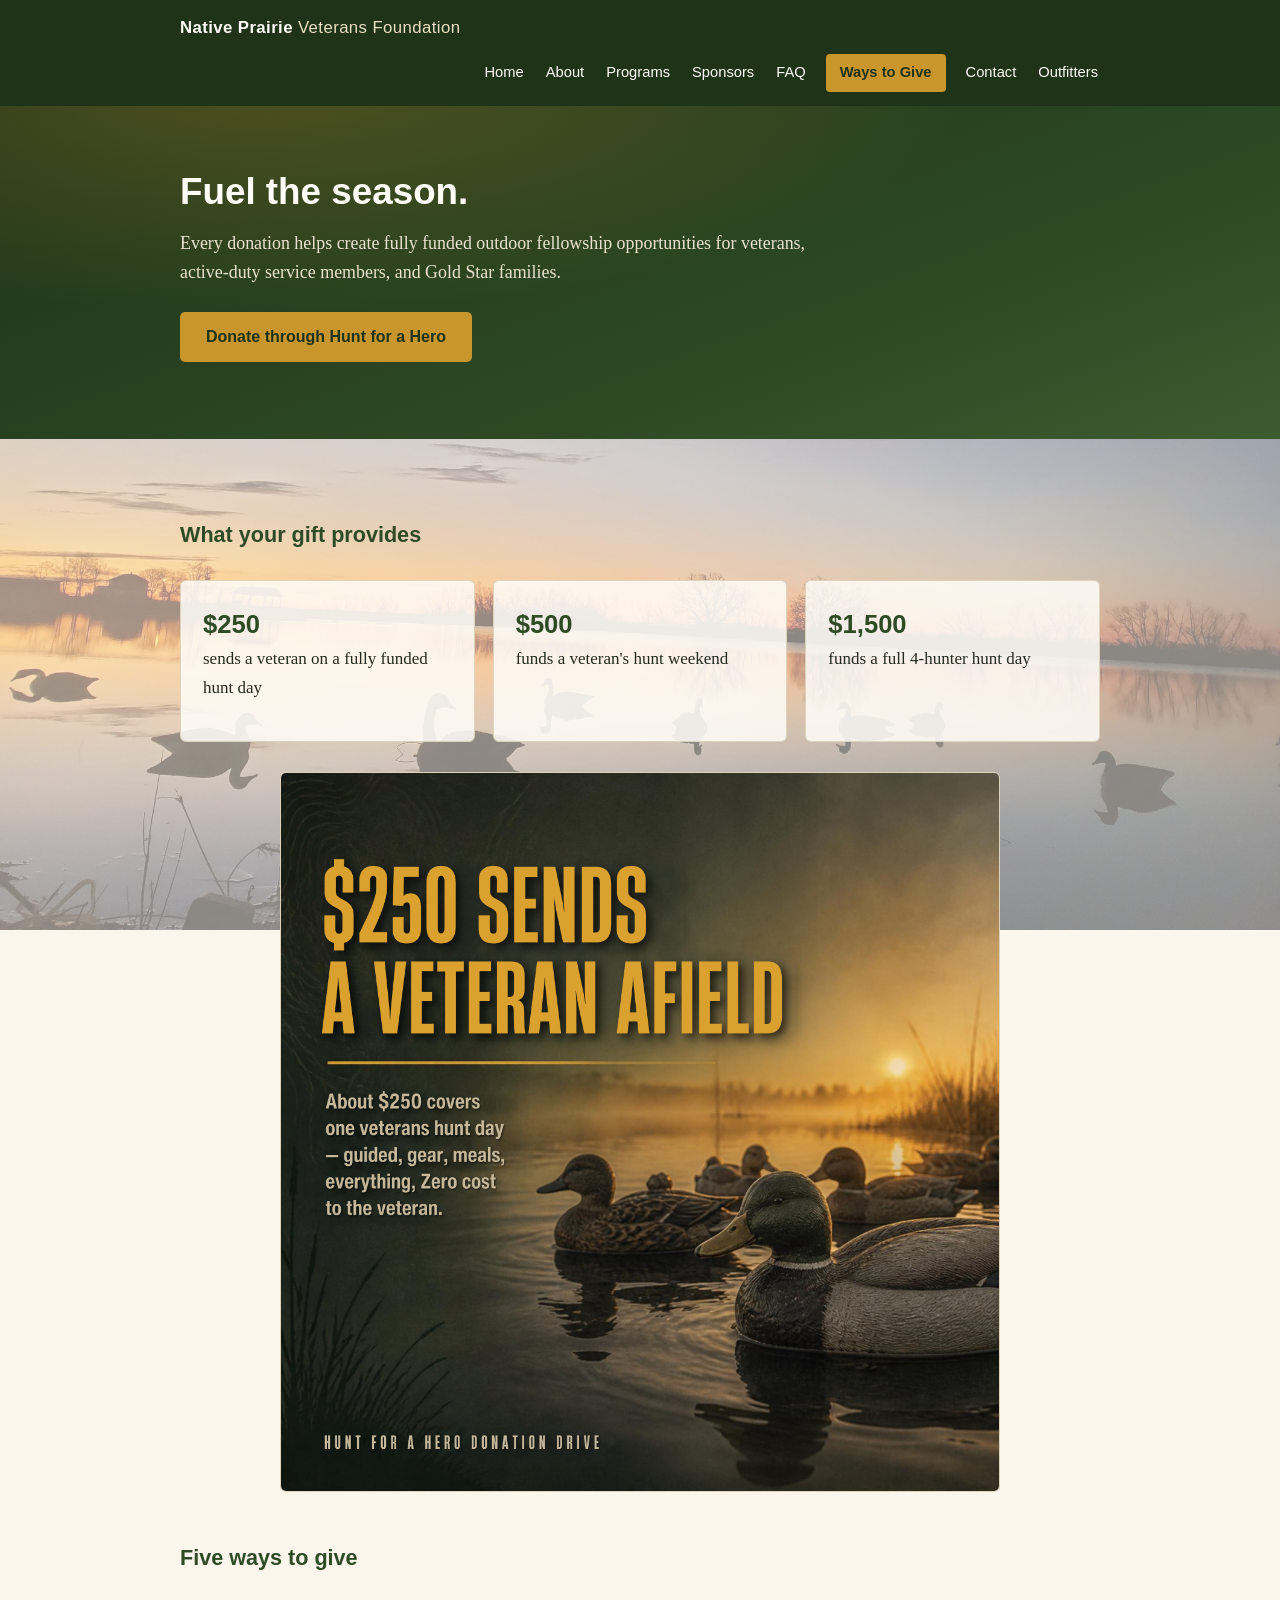
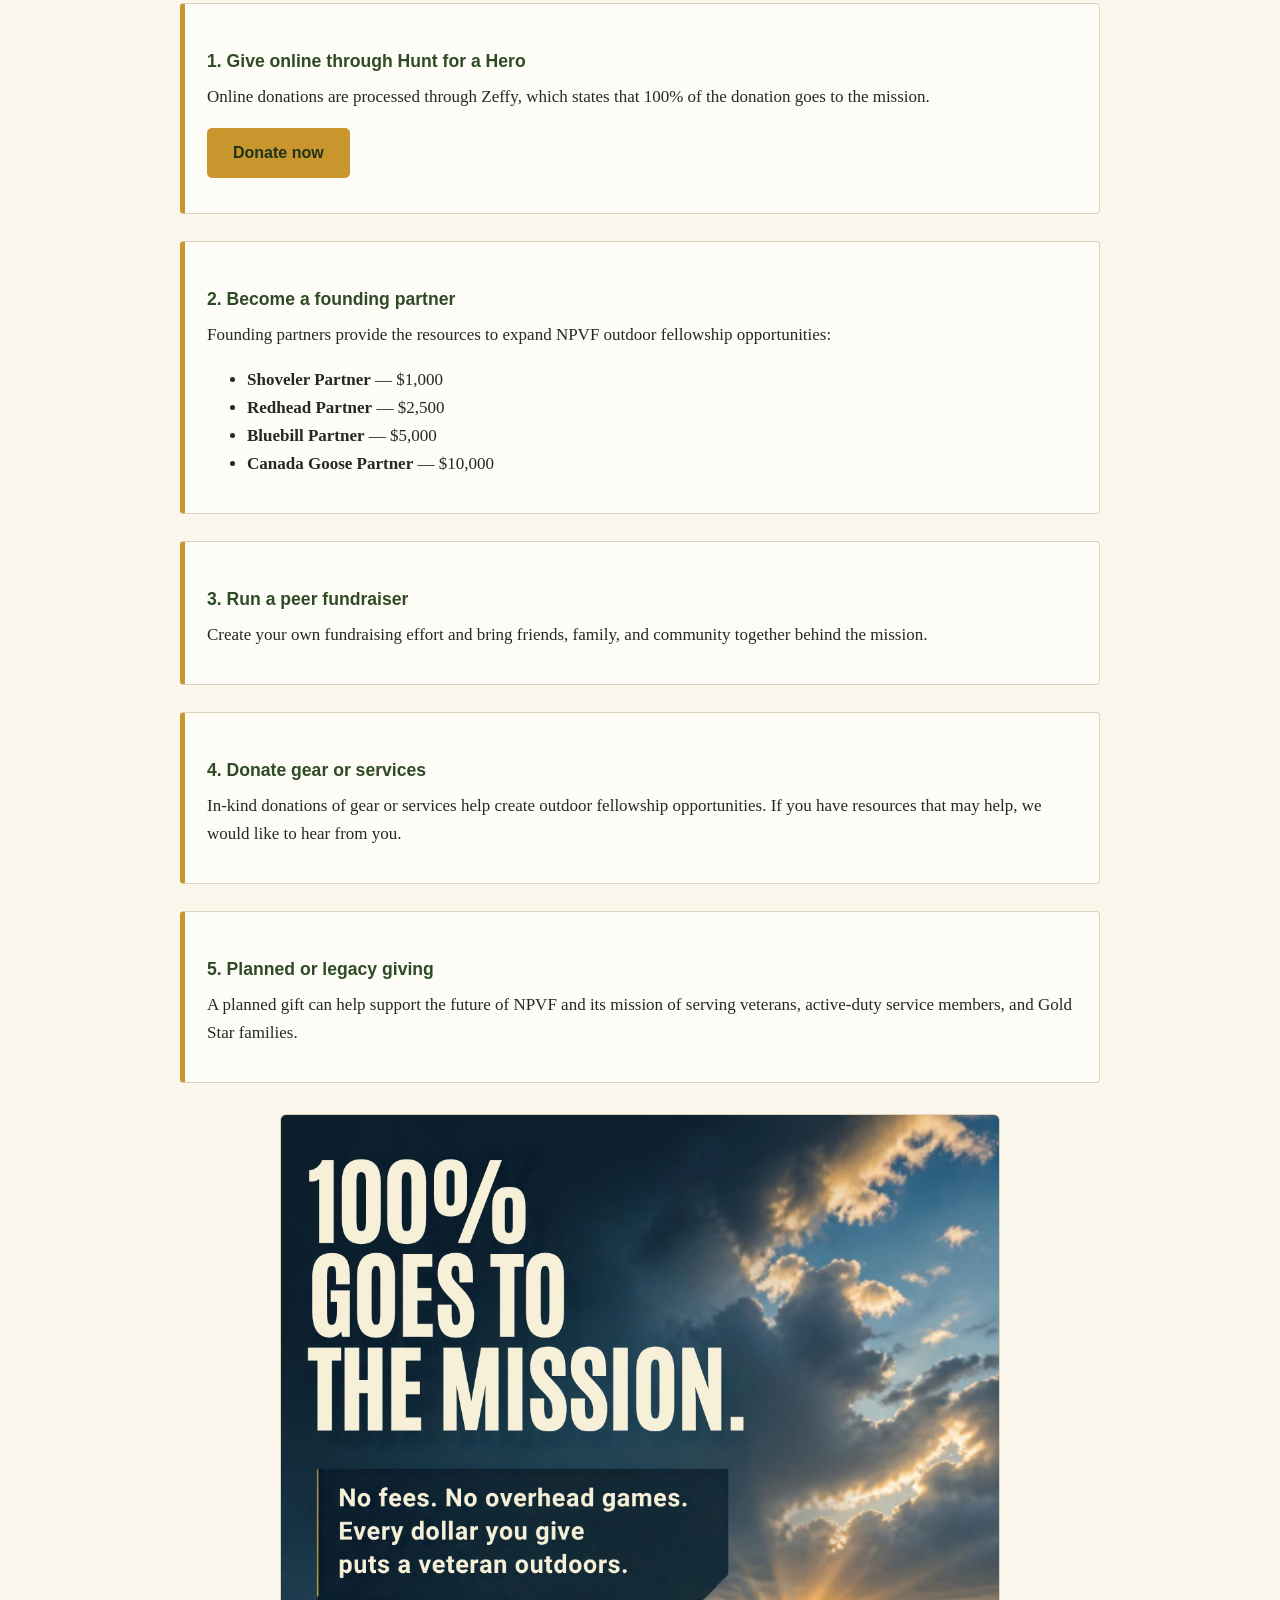
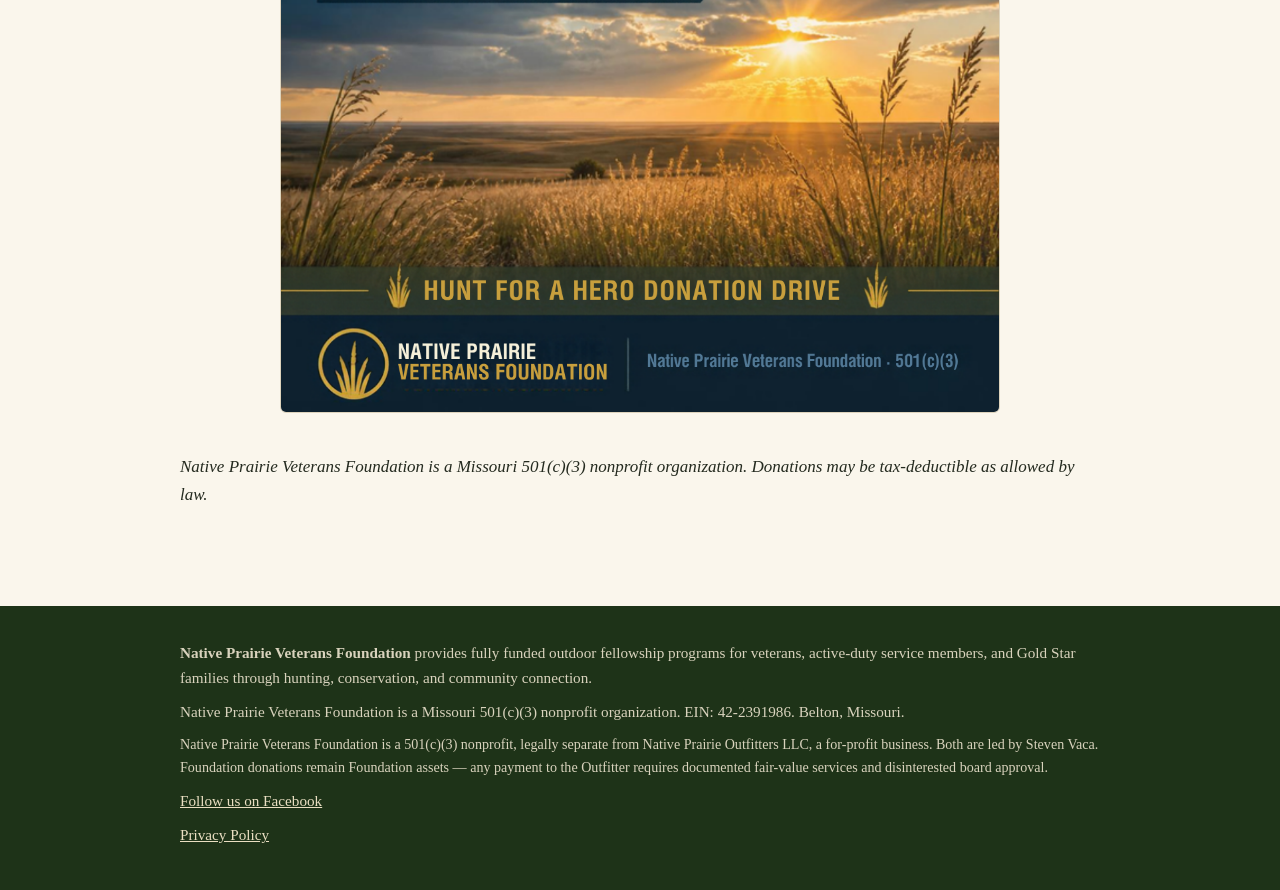
<file: foundation-ways-to-give.html>
<!DOCTYPE html>
<html lang="en">
<head>
  <meta charset="utf-8">
  <meta name="viewport" content="width=device-width, initial-scale=1">
  <title>Ways to Give | Native Prairie Veterans Foundation</title>
  <meta name="description" content="Support Native Prairie Veterans Foundation: donate online through Hunt for a Hero, become a founding partner, run a peer fundraiser, or donate gear.">
  <link rel="stylesheet" href="assets-styles.css?v=3">
</head>
<body id="top">

  <header class="site-header">
    <div class="container header-inner">
      <a class="brand" href="foundation-index.html">Native Prairie <span>Veterans Foundation</span></a>
      <button class="nav-toggle" aria-expanded="false" aria-controls="main-nav" aria-label="Menu">&#9776;</button>
      <nav class="nav" id="main-nav" aria-label="Main navigation">
        <a href="foundation-index.html">Home</a>
        <a href="foundation-about.html">About</a>
        <a href="foundation-programs.html">Programs</a>
      <a href="foundation-sponsors.html">Sponsors</a>
        <a href="foundation-faq.html">FAQ</a>
        <a href="foundation-ways-to-give.html" class="nav-donate" aria-current="page">Ways to Give</a>
        <a href="foundation-contact.html">Contact</a>
      <a href="outfitters-index.html">Outfitters</a>
      </nav>
    </div>
  </header>

  <main>
    <section class="hero">
      <div class="container">
        <h1>Fuel the season.</h1>
        <p>Every donation helps create fully funded outdoor fellowship opportunities for veterans, active-duty service members, and Gold Star families.</p>
        <div class="btn-row">
          <a class="btn btn-gold" href="https://www.zeffy.com/en-US/donation-form/hunt-for-a-hero">Donate through Hunt for a Hero</a>
        </div>
      </div>
    </section>

    <section class="section">
      <div class="container">
        <h2>What your gift provides</h2>
        <div class="card-grid">
          <div class="card"><div class="price">$250</div><p>sends a veteran on a fully funded hunt day</p></div>
          <div class="card"><div class="price">$500</div><p>funds a veteran's hunt weekend</p></div>
          <div class="card"><div class="price">$1,500</div><p>funds a full 4-hunter hunt day</p></div>
        </div>

        <div class="figure wide">
          <img src="assets-design2-250-sends-a-veteran.png" alt="$250 sends a veteran — Hunt for a Hero campaign graphic">
        </div>

        <h2>Five ways to give</h2>

        <div class="detail-block">
          <h3>1. Give online through Hunt for a Hero</h3>
          <p>Online donations are processed through Zeffy, which states that 100% of the donation goes to the mission.</p>
          <p><a class="btn btn-gold" href="https://www.zeffy.com/en-US/donation-form/hunt-for-a-hero">Donate now</a></p>
        </div>

        <div class="detail-block">
          <h3>2. Become a founding partner</h3>
          <p>Founding partners provide the resources to expand NPVF outdoor fellowship opportunities:</p>
          <ul>
            <li><strong>Shoveler Partner</strong> — $1,000</li>
            <li><strong>Redhead Partner</strong> — $2,500</li>
            <li><strong>Bluebill Partner</strong> — $5,000</li>
            <li><strong>Canada Goose Partner</strong> — $10,000</li>
          </ul>
          <!-- [NEEDS STEVEN: partner benefits, recognition, contact process] -->
        </div>

        <div class="detail-block">
          <h3>3. Run a peer fundraiser</h3>
          <p>Create your own fundraising effort and bring friends, family, and community together behind the mission.</p>
          <!-- [NEEDS STEVEN: approved peer fundraising platform/process] -->
        </div>

        <div class="detail-block">
          <h3>4. Donate gear or services</h3>
          <p>In-kind donations of gear or services help create outdoor fellowship opportunities. If you have resources that may help, we would like to hear from you.</p>
          <!-- [NEEDS STEVEN: accepted categories, donation process, contact info] -->
        </div>

        <div class="detail-block">
          <h3>5. Planned or legacy giving</h3>
          <p>A planned gift can help support the future of NPVF and its mission of serving veterans, active-duty service members, and Gold Star families.</p>
          <!-- [NEEDS STEVEN: attorney review required before publishing planned-giving language] -->
        </div>

        <div class="figure wide">
          <img src="assets-design3-100-percent-mission.png" alt="100 percent mission — Hunt for a Hero campaign graphic">
        </div>

        <p><em>Native Prairie Veterans Foundation is a Missouri 501(c)(3) nonprofit organization. Donations may be tax-deductible as allowed by law.</em></p>
        <!-- [NEEDS STEVEN: final legal disclaimer language; state charitable solicitation disclosures] -->
      </div>
    </section>
  </main>

  <footer class="site-footer">
    <div class="container">
      <p><strong>Native Prairie Veterans Foundation</strong> provides fully funded outdoor fellowship programs for veterans, active-duty service members, and Gold Star families through hunting, conservation, and community connection.</p>
      <p>Native Prairie Veterans Foundation is a Missouri 501(c)(3) nonprofit organization. EIN: 42-2391986. Belton, Missouri.</p>
      <p class="separation">Native Prairie Veterans Foundation is a 501(c)(3) nonprofit, legally separate from Native Prairie Outfitters LLC, a for-profit business. Both are led by Steven Vaca. Foundation donations remain Foundation assets &mdash; any payment to the Outfitter requires documented fair-value services and disinterested board approval.</p>
      <p><a href="https://www.facebook.com/profile.php?id=61589730527720">Follow us on Facebook</a></p>
      <p><a href="foundation-privacy.html">Privacy Policy</a></p>
      
    </div>
  </footer>

<a href="#top" class="to-top" aria-label="Back to top">&uarr;</a>
<script src="assets-nav.js"></script>
</body>
</html>
</file>
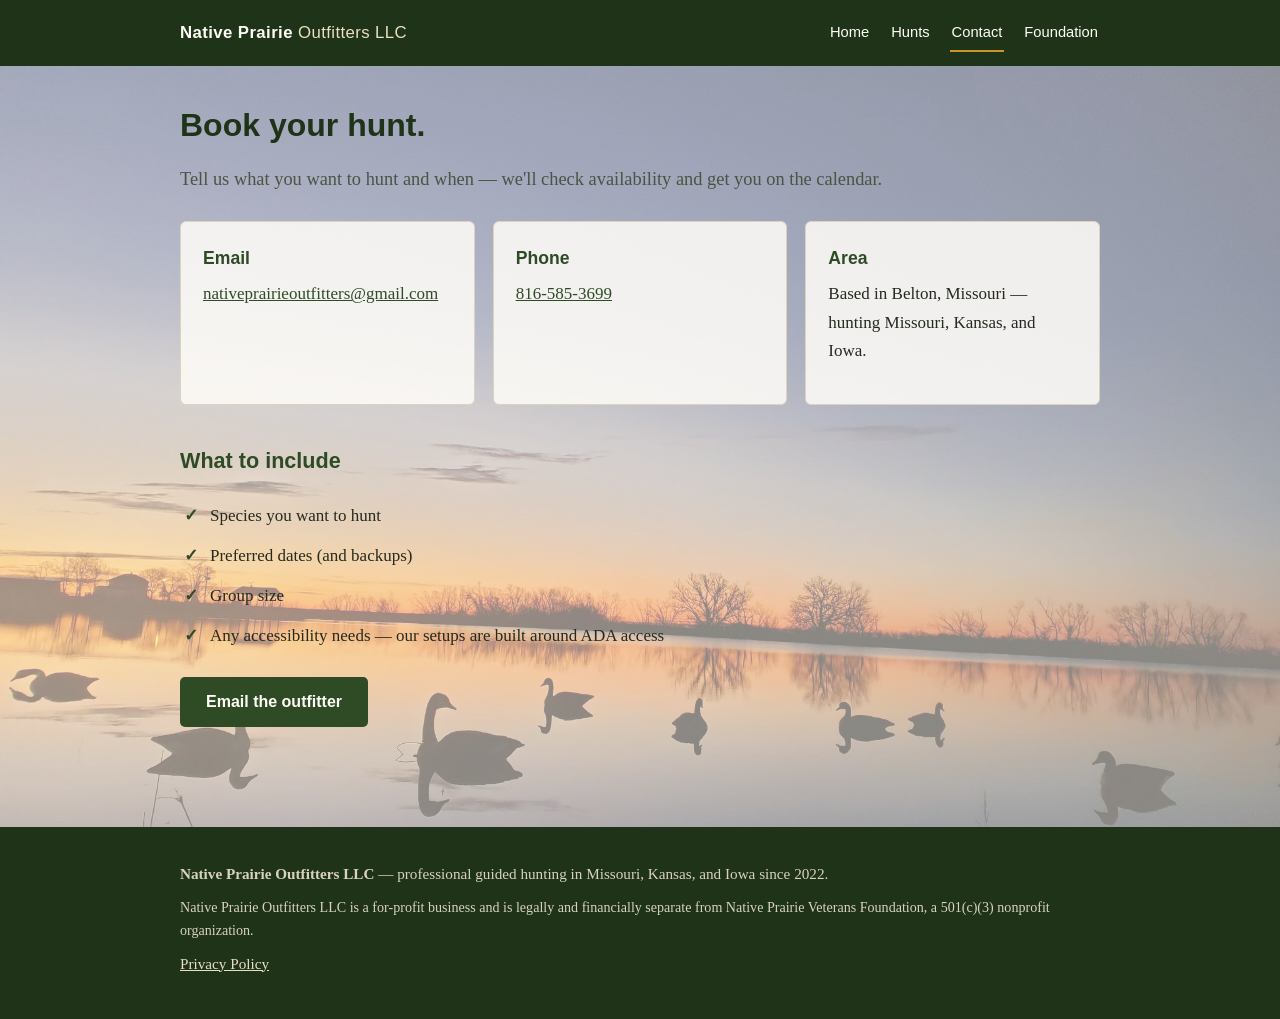
<file: outfitters-contact.html>
<!DOCTYPE html>
<html lang="en">
<head>
  <meta charset="utf-8">
  <meta name="viewport" content="width=device-width, initial-scale=1">
  <title>Contact | Native Prairie Outfitters LLC</title>
  <meta name="description" content="Book a guided hunt with Native Prairie Outfitters LLC — waterfowl, turkey, archery deer, and dove in Missouri, Kansas, and Iowa.">
  <link rel="stylesheet" href="assets-styles.css?v=3">
</head>
<body id="top">

  <header class="site-header">
    <div class="container header-inner">
      <a class="brand" href="outfitters-index.html">Native Prairie <span>Outfitters LLC</span></a>
      <button class="nav-toggle" aria-expanded="false" aria-controls="main-nav" aria-label="Menu">&#9776;</button>
      <nav class="nav" id="main-nav" aria-label="Main navigation">
        <a href="outfitters-index.html">Home</a>
        <a href="outfitters-hunts.html">Hunts</a>
        <a href="outfitters-contact.html" aria-current="page">Contact</a>
      <a href="foundation-index.html">Foundation</a>
      </nav>
    </div>
  </header>

  <main>
    <section class="section">
      <div class="container">
        <h1>Book your hunt.</h1>
        <p class="lede">Tell us what you want to hunt and when — we'll check availability and get you on the calendar.</p>

        <div class="card-grid">
          <div class="card">
            <h3>Email</h3>
            <p><a href="mailto:nativeprairieoutfitters@gmail.com">nativeprairieoutfitters@gmail.com</a></p>
          </div>
          <div class="card">
            <h3>Phone</h3>
            <p><a href="tel:+18165853699">816-585-3699</a></p>
          </div>
          <div class="card">
            <h3>Area</h3>
            <p>Based in Belton, Missouri — hunting Missouri, Kansas, and Iowa.</p>
          </div>
        </div>

        <h2>What to include</h2>
        <ul class="check-list">
          <li>Species you want to hunt</li>
          <li>Preferred dates (and backups)</li>
          <li>Group size</li>
          <li>Any accessibility needs — our setups are built around ADA access</li>
        </ul>
        <div class="btn-row">
          <a class="btn btn-green" href="mailto:nativeprairieoutfitters@gmail.com?subject=Hunt%20inquiry">Email the outfitter</a>
        </div>
      </div>
    </section>
  </main>

  <footer class="site-footer">
    <div class="container">
      <p><strong>Native Prairie Outfitters LLC</strong> — professional guided hunting in Missouri, Kansas, and Iowa since 2022.</p>
      <p class="separation">Native Prairie Outfitters LLC is a for-profit business and is legally and financially separate from Native Prairie Veterans Foundation, a 501(c)(3) nonprofit organization.</p>
      <p><a href="foundation-privacy.html">Privacy Policy</a></p>
      
    </div>
  </footer>

<a href="#top" class="to-top" aria-label="Back to top">&uarr;</a>
<script src="assets-nav.js"></script>
</body>
</html>
</file>
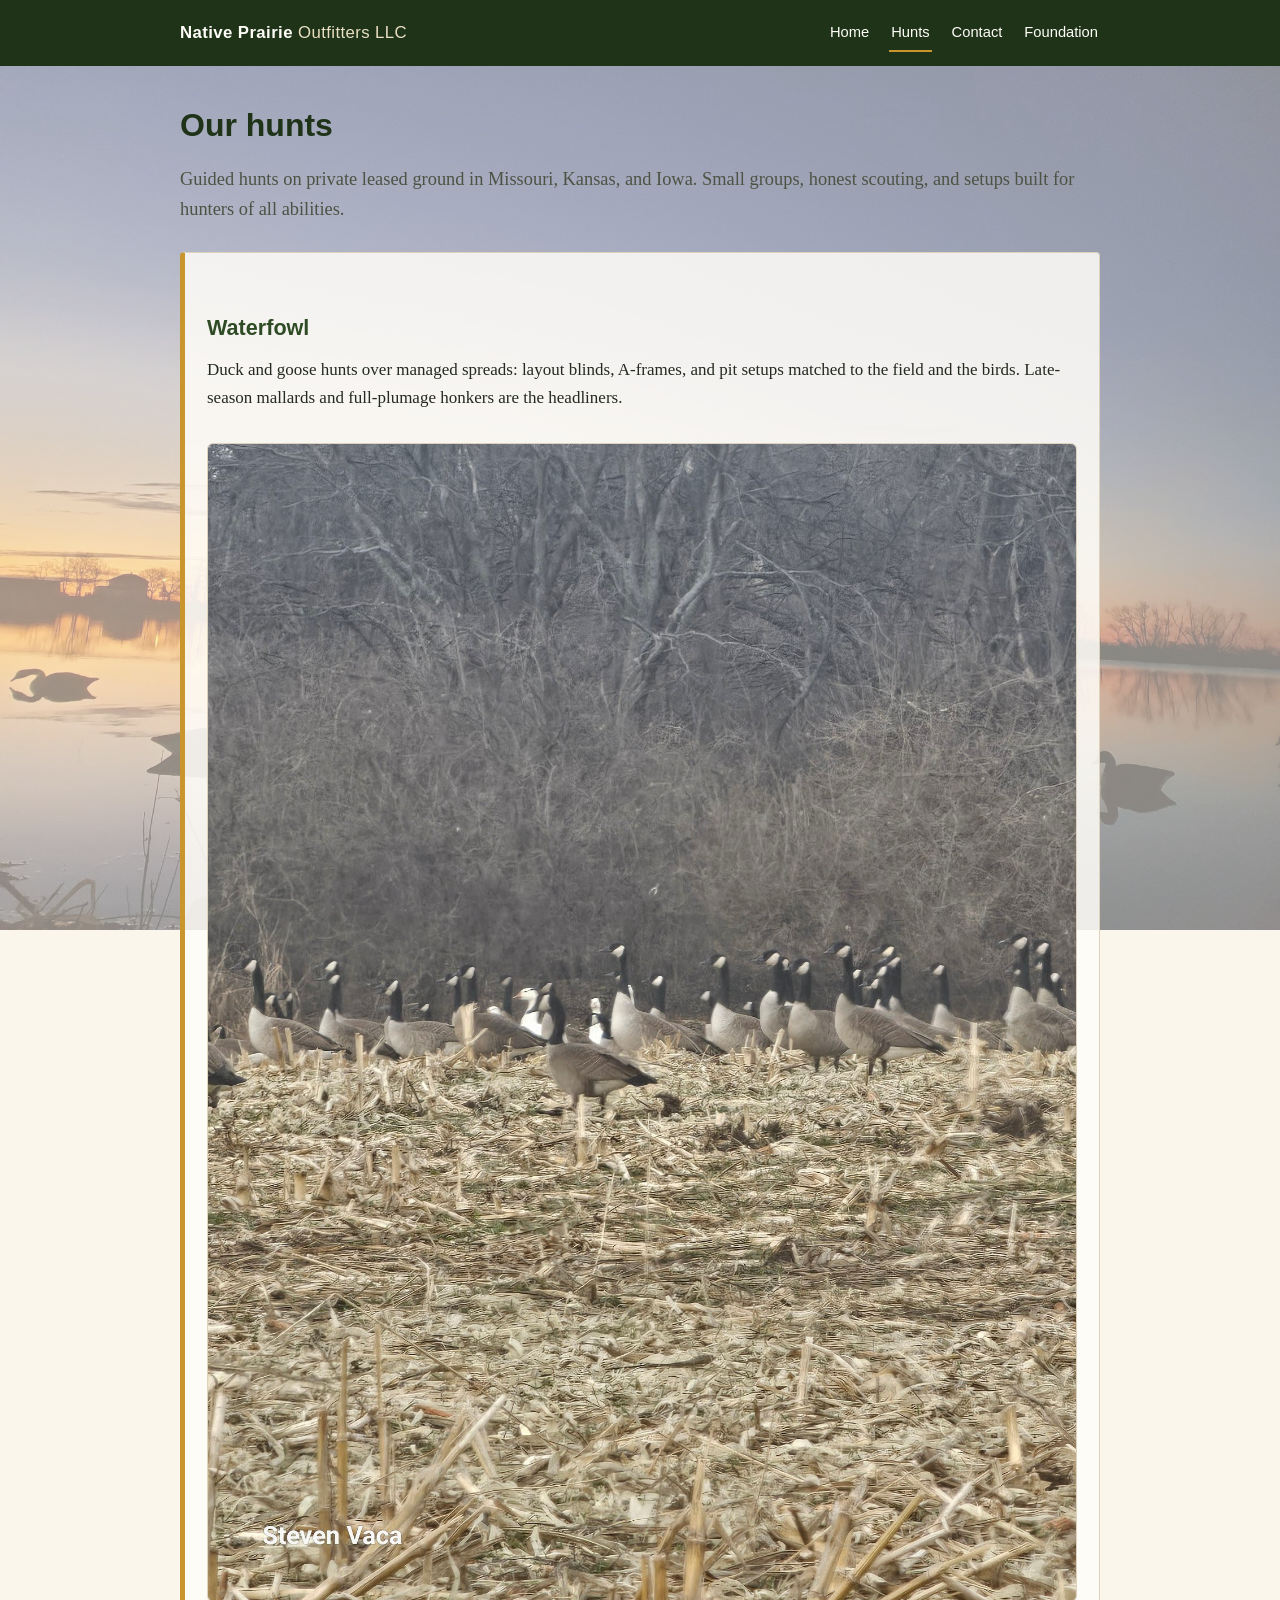
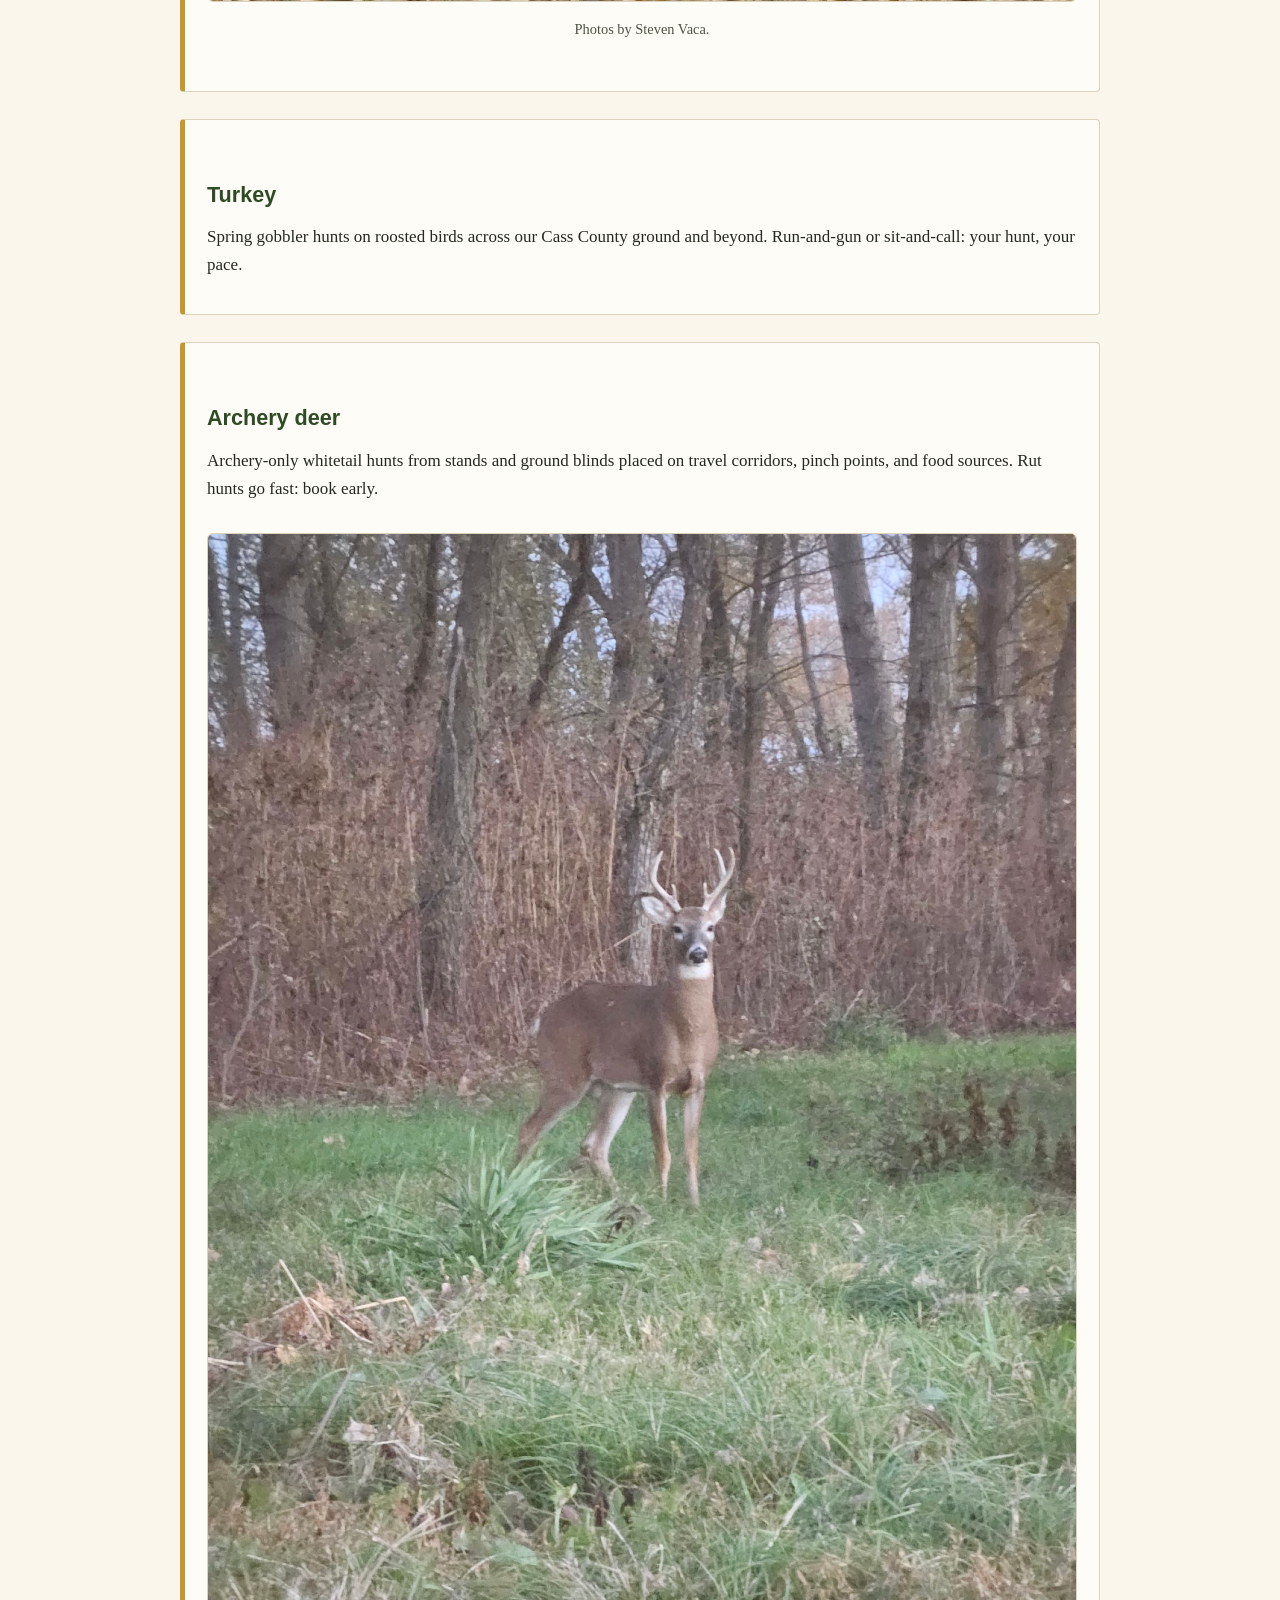
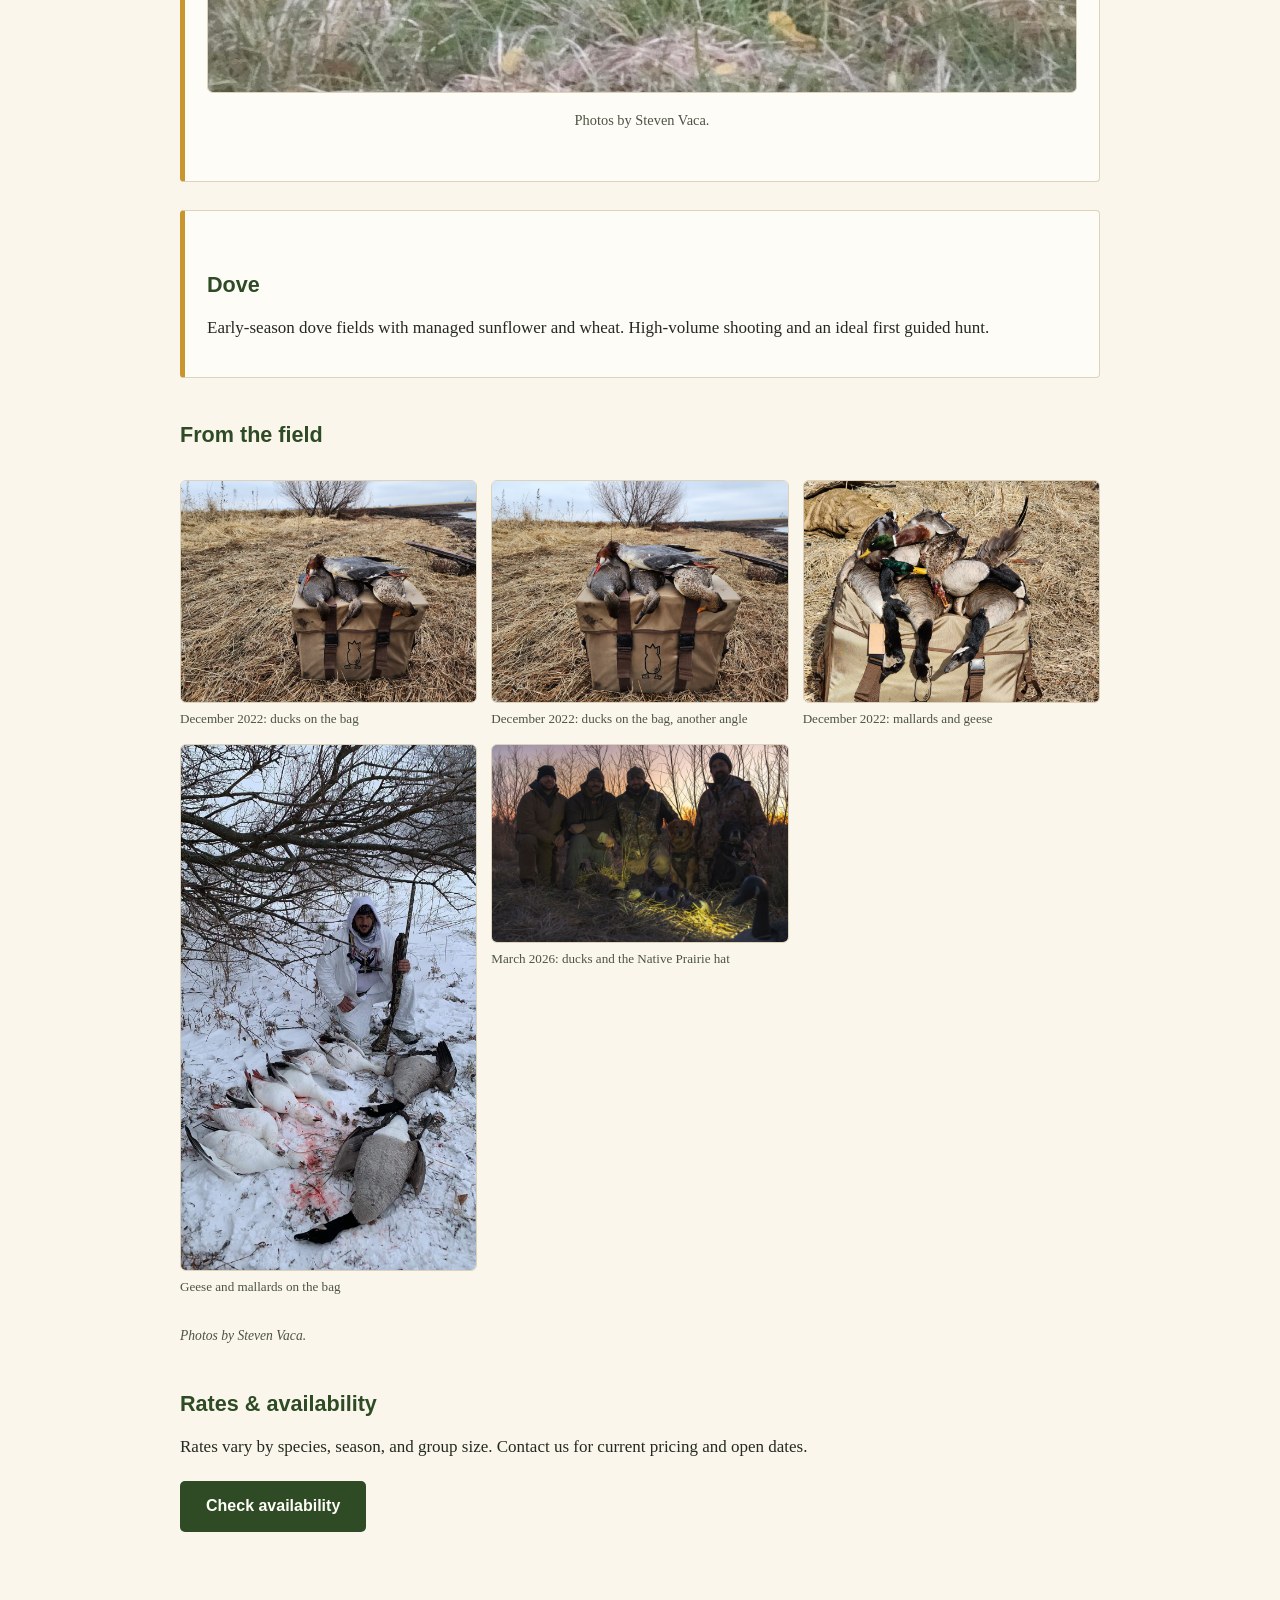
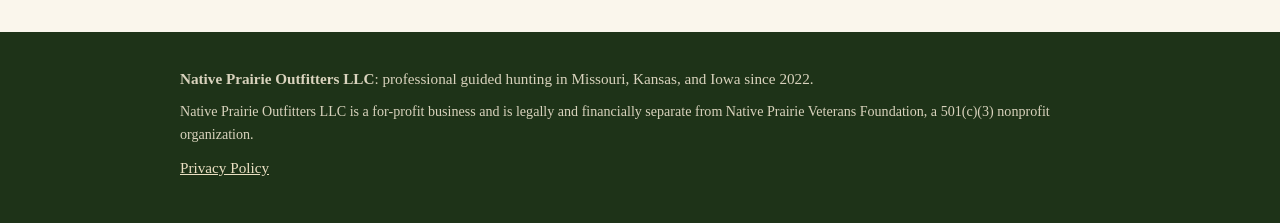
<file: outfitters-hunts.html>
<!DOCTYPE html>
<html lang="en">
<head>
  <meta charset="utf-8">
  <meta name="viewport" content="width=device-width, initial-scale=1">
  <title>Hunts | Native Prairie Outfitters LLC</title>
  <meta name="description" content="Guided waterfowl, turkey, archery-only deer, and dove hunts with Native Prairie Outfitters LLC in Missouri, Kansas, and Iowa.">
  <link rel="stylesheet" href="assets-styles.css?v=3">
</head>
<body id="top">

  <header class="site-header">
    <div class="container header-inner">
      <a class="brand" href="outfitters-index.html">Native Prairie <span>Outfitters LLC</span></a>
      <button class="nav-toggle" aria-expanded="false" aria-controls="main-nav" aria-label="Menu">&#9776;</button>
      <nav class="nav" id="main-nav" aria-label="Main navigation">
        <a href="outfitters-index.html">Home</a>
        <a href="outfitters-hunts.html" aria-current="page">Hunts</a>
        <a href="outfitters-contact.html">Contact</a>
      <a href="foundation-index.html">Foundation</a>
      </nav>
    </div>
  </header>

  <main>
    <section class="section">
      <div class="container">
        <h1>Our hunts</h1>
        <p class="lede">Guided hunts on private leased ground in Missouri, Kansas, and Iowa. Small groups, honest scouting, and setups built for hunters of all abilities.</p>

        <div class="detail-block">
          <h2>Waterfowl</h2>
          <p>Duck and goose hunts over managed spreads: layout blinds, A-frames, and pit setups matched to the field and the birds. Late-season mallards and full-plumage honkers are the headliners.</p>
          <div class="figure">
            <img src="assets-geese-field-flock.jpg" alt="A flock of Canada geese standing in a harvested corn field">
            <div class="caption">Photos by Steven Vaca.</div>
          </div>
        </div>

        <div class="detail-block">
          <h2>Turkey</h2>
          <p>Spring gobbler hunts on roosted birds across our Cass County ground and beyond. Run-and-gun or sit-and-call: your hunt, your pace.</p>
        </div>

        <div class="detail-block">
          <h2>Archery deer</h2>
          <p>Archery-only whitetail hunts from stands and ground blinds placed on travel corridors, pinch points, and food sources. Rut hunts go fast: book early.</p>
          <div class="figure">
            <img src="assets-buck-alert.jpg" alt="A whitetail buck standing alert at the edge of a green field">
            <div class="caption">Photos by Steven Vaca.</div>
          </div>
        </div>

        <div class="detail-block">
          <h2>Dove</h2>
          <p>Early-season dove fields with managed sunflower and wheat. High-volume shooting and an ideal first guided hunt.</p>
        </div>

        <h2>From the field</h2>
        <div class="gallery">
          <figure>
            <img src="assets-ducks-bag-2022-12-a.jpg" alt="Harvested ducks laid out on a tan gear bag in dry grass">
            <figcaption>December 2022: ducks on the bag</figcaption>
          </figure>
          <figure>
            <img src="assets-ducks-bag-2022-12-b.jpg" alt="Harvested ducks on a gear bag, viewed from a different angle">
            <figcaption>December 2022: ducks on the bag, another angle</figcaption>
          </figure>
          <figure>
            <img src="assets-mallards-geese-bag-2022-12.jpg" alt="Mallards and Canada geese piled on a gear bag">
            <figcaption>December 2022: mallards and geese</figcaption>
          </figure>
          <figure>
            <img src="assets-geese-mallards-bag.jpg" alt="Canada geese and mallards laid out on a gear bag">
            <figcaption>Geese and mallards on the bag</figcaption>
          </figure>
          <figure>
            <img src="assets-ducks-hat-2026-03.jpg" alt="Harvested ducks lined up in the grass beside a Native Prairie VIP Hunting hat">
            <figcaption>March 2026: ducks and the Native Prairie hat</figcaption>
          </figure>
        </div>
        <p class="photo-credit">Photos by Steven Vaca.</p>

        <h2>Rates &amp; availability</h2>
        <p>Rates vary by species, season, and group size. Contact us for current pricing and open dates.</p>
        <!-- [NEEDS STEVEN: confirm publishable rate sheet before listing prices publicly] -->

        <div class="btn-row">
          <a class="btn btn-green" href="outfitters-contact.html">Check availability</a>
        </div>
      </div>
    </section>
  </main>

  <footer class="site-footer">
    <div class="container">
      <p><strong>Native Prairie Outfitters LLC</strong>: professional guided hunting in Missouri, Kansas, and Iowa since 2022.</p>
      <p class="separation">Native Prairie Outfitters LLC is a for-profit business and is legally and financially separate from Native Prairie Veterans Foundation, a 501(c)(3) nonprofit organization.</p>
      <p><a href="foundation-privacy.html">Privacy Policy</a></p>
      
    </div>
  </footer>

<a href="#top" class="to-top" aria-label="Back to top">&uarr;</a>
<script src="assets-nav.js"></script>
</body>
</html>
</file>
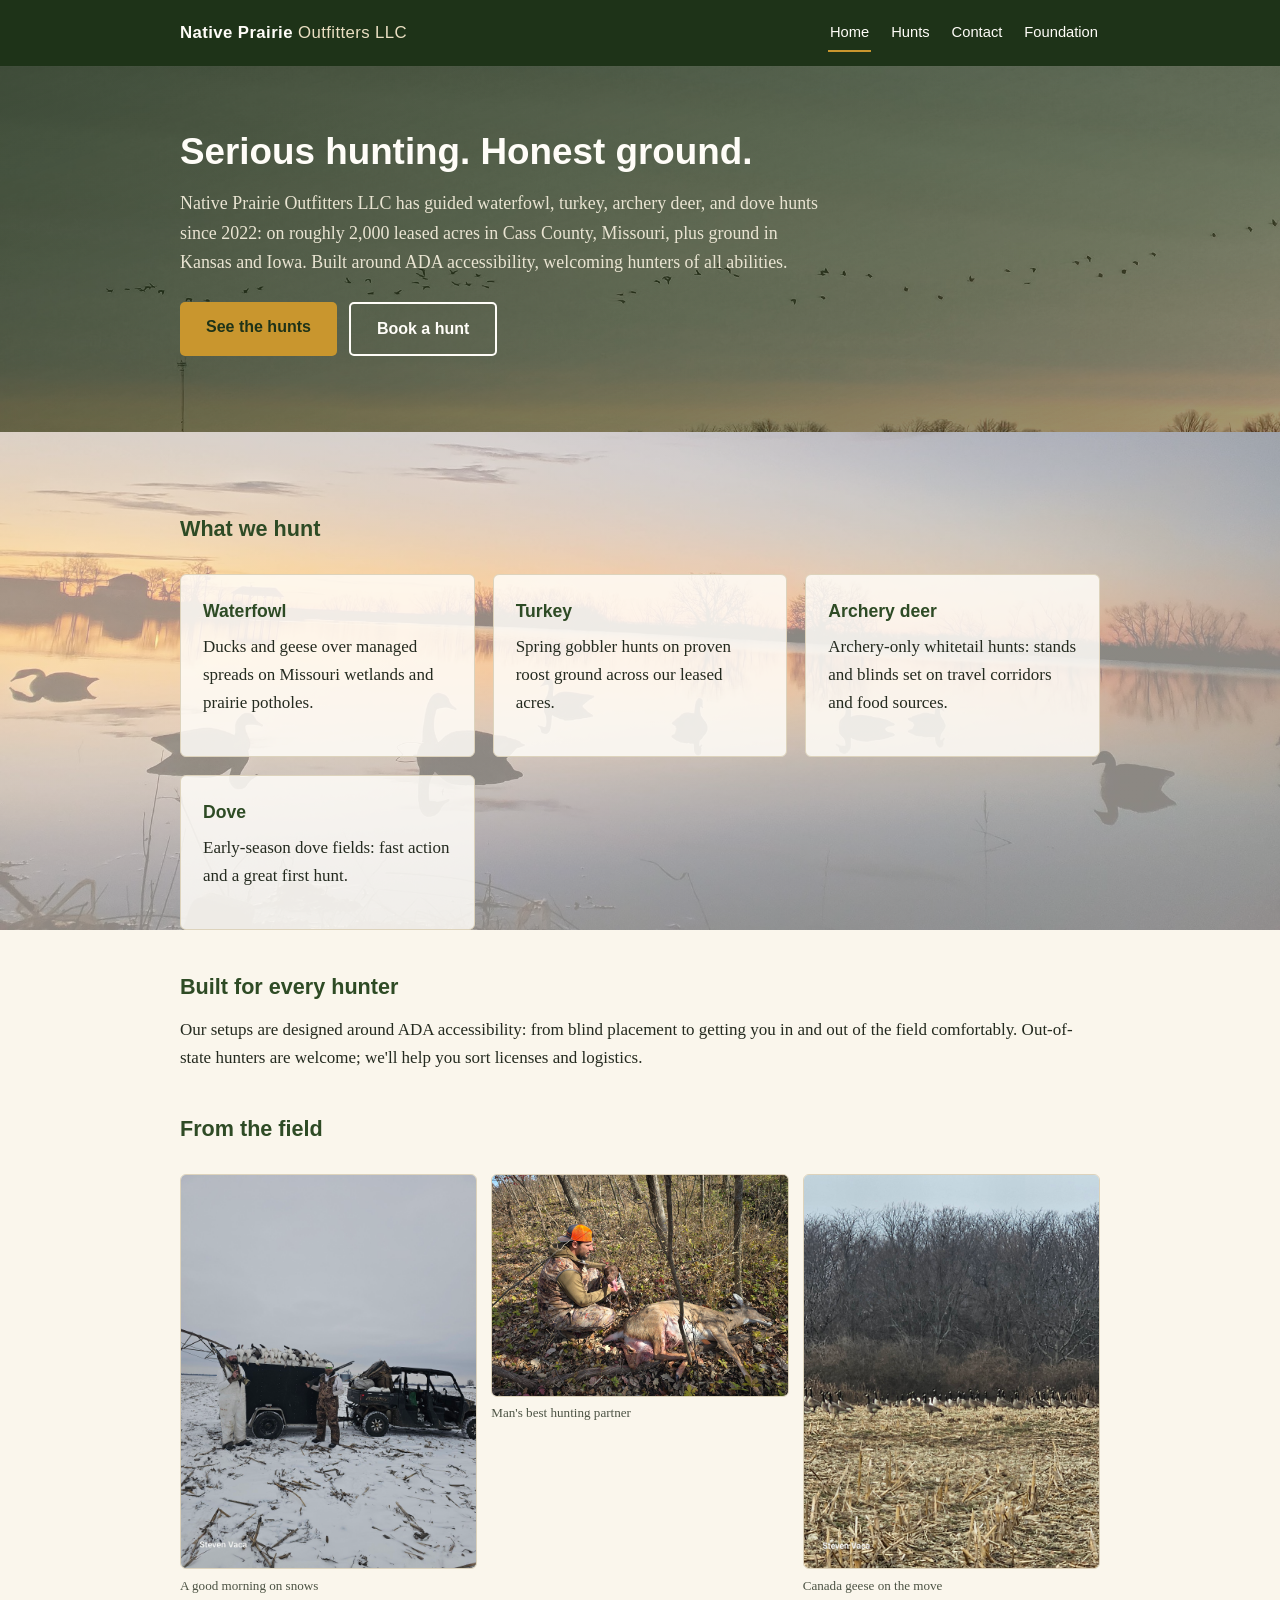
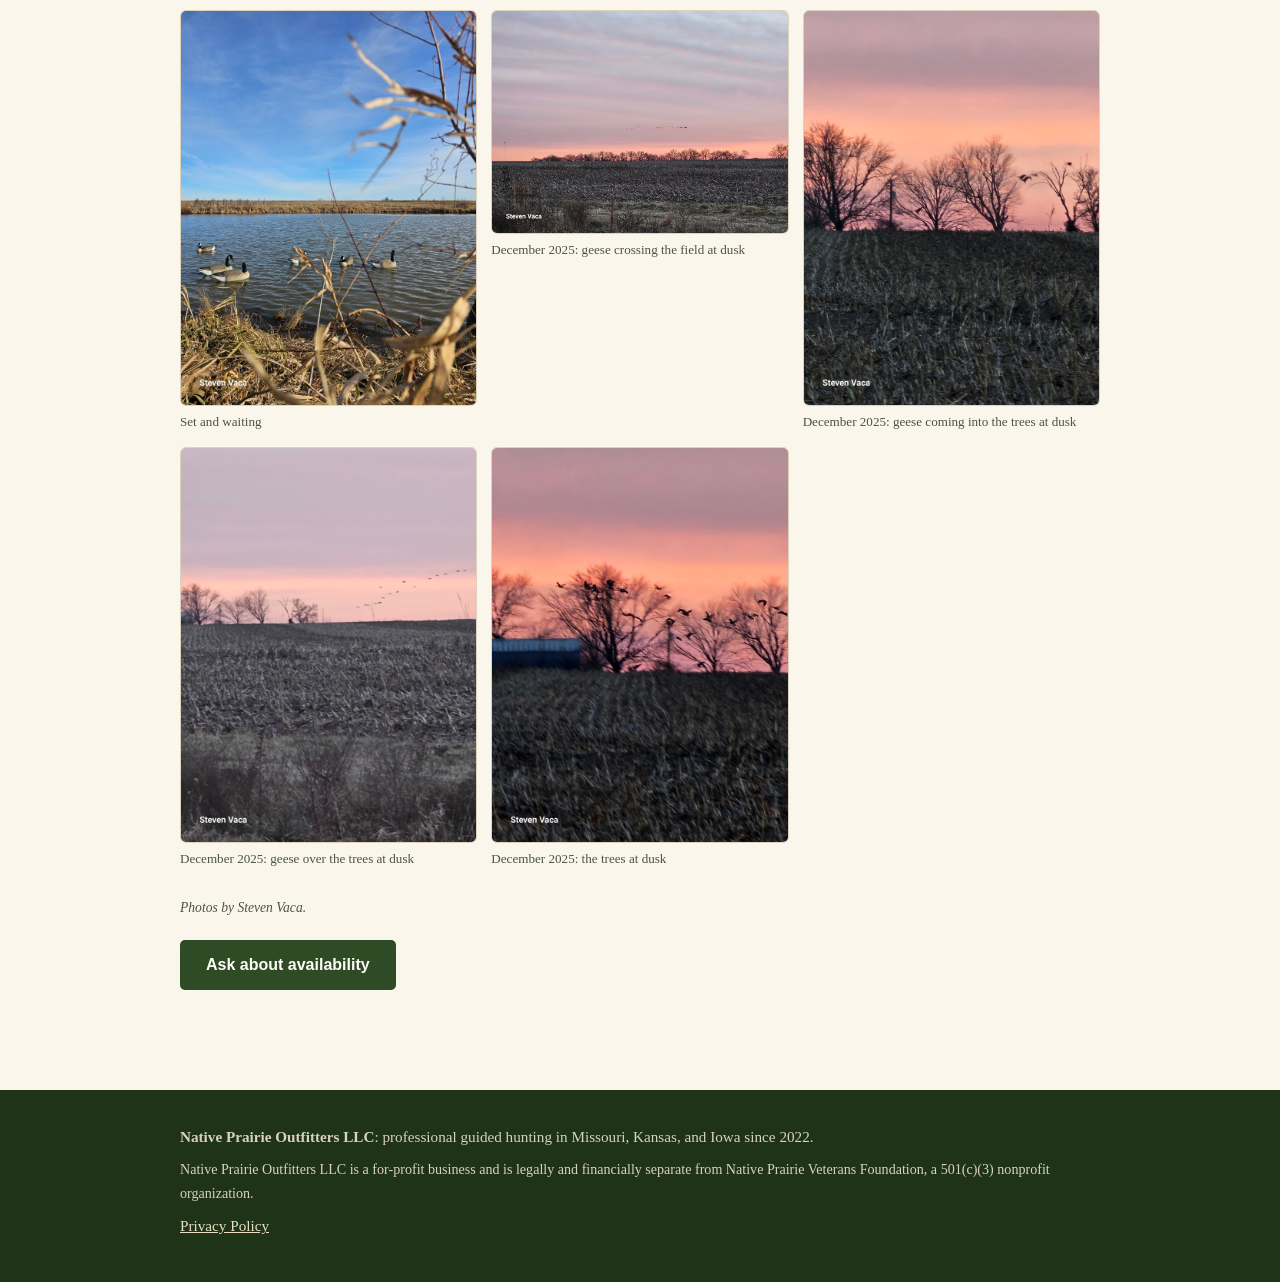
<file: outfitters-index.html>
<!DOCTYPE html>
<html lang="en">
<head>
  <meta charset="utf-8">
  <meta name="viewport" content="width=device-width, initial-scale=1">
  <title>Native Prairie Outfitters LLC | Guided Hunting in MO, KS &amp; IA</title>
  <meta name="description" content="Native Prairie Outfitters LLC: professional guided waterfowl, turkey, archery deer, and dove hunts on private leased ground in Missouri, Kansas, and Iowa. ADA-accessible.">
  <link rel="stylesheet" href="assets-styles.css?v=3">
</head>
<body id="top">

  <header class="site-header">
    <div class="container header-inner">
      <a class="brand" href="outfitters-index.html">Native Prairie <span>Outfitters LLC</span></a>
      <button class="nav-toggle" aria-expanded="false" aria-controls="main-nav" aria-label="Menu">&#9776;</button>
      <nav class="nav" id="main-nav" aria-label="Main navigation">
        <a href="outfitters-index.html" aria-current="page">Home</a>
        <a href="outfitters-hunts.html">Hunts</a>
        <a href="outfitters-contact.html">Contact</a>
      <a href="foundation-index.html">Foundation</a>
      </nav>
    </div>
  </header>

  <main>
    <section class="hero hero-photo hero-outfitters">
      <div class="container">
        <h1>Serious hunting. Honest ground.</h1>
        <p>Native Prairie Outfitters LLC has guided waterfowl, turkey, archery deer, and dove hunts since 2022: on roughly 2,000 leased acres in Cass County, Missouri, plus ground in Kansas and Iowa. Built around ADA accessibility, welcoming hunters of all abilities.</p>
        <div class="btn-row">
          <a class="btn btn-gold" href="outfitters-hunts.html">See the hunts</a>
          <a class="btn btn-outline" href="outfitters-contact.html">Book a hunt</a>
        </div>
      </div>
    </section>

    <section class="section">
      <div class="container">
        <h2>What we hunt</h2>
        <div class="card-grid">
          <div class="card">
            <h3>Waterfowl</h3>
            <p>Ducks and geese over managed spreads on Missouri wetlands and prairie potholes.</p>
          </div>
          <div class="card">
            <h3>Turkey</h3>
            <p>Spring gobbler hunts on proven roost ground across our leased acres.</p>
          </div>
          <div class="card">
            <h3>Archery deer</h3>
            <p>Archery-only whitetail hunts: stands and blinds set on travel corridors and food sources.</p>
          </div>
          <div class="card">
            <h3>Dove</h3>
            <p>Early-season dove fields: fast action and a great first hunt.</p>
          </div>
        </div>

        <h2>Built for every hunter</h2>
        <p>Our setups are designed around ADA accessibility: from blind placement to getting you in and out of the field comfortably. Out-of-state hunters are welcome; we'll help you sort licenses and logistics.</p>

        <h2>From the field</h2>
        <div class="gallery">
          <figure>
            <img src="assets-hunters-trailer-geese.jpg" alt="Two hunters with a trailer of harvested snow geese and a UTV in a snow-covered field">
            <figcaption>A good morning on snows</figcaption>
          </figure>
          <figure>
            <img src="assets-hunter-dog-doe.jpg" alt="A hunter kneeling with his dog beside a harvested deer in the woods">
            <figcaption>Man's best hunting partner</figcaption>
          </figure>
          <figure>
            <img src="assets-geese-field-line.jpg" alt="A long line of Canada geese walking through a harvested field">
            <figcaption>Canada geese on the move</figcaption>
          </figure>
          <figure>
            <img src="assets-decoys-water.jpg" alt="Goose decoys floating on calm water under a blue sky">
            <figcaption>Set and waiting</figcaption>
          </figure>
          <figure>
            <img src="assets-geese-dusk-wide-2025-12.jpg" alt="Geese flying over a harvested field at dusk with a tower and treeline in the distance">
            <figcaption>December 2025: geese crossing the field at dusk</figcaption>
          </figure>
          <figure>
            <img src="assets-geese-dusk-trees-2025-12-a.jpg" alt="Geese flying low near bare trees at dusk">
            <figcaption>December 2025: geese coming into the trees at dusk</figcaption>
          </figure>
          <figure>
            <img src="assets-geese-dusk-trees-2025-12-b.jpg" alt="Geese in flight over the treeline at dusk">
            <figcaption>December 2025: geese over the trees at dusk</figcaption>
          </figure>
          <figure>
            <img src="assets-trees-dusk-2025-12.jpg" alt="Bare trees silhouetted against a pink dusk sky over a field">
            <figcaption>December 2025: the trees at dusk</figcaption>
          </figure>
        </div>
        <p class="photo-credit">Photos by Steven Vaca.</p>

        <div class="btn-row">
          <a class="btn btn-green" href="outfitters-contact.html">Ask about availability</a>
        </div>
      </div>
    </section>
  </main>

  <footer class="site-footer">
    <div class="container">
      <p><strong>Native Prairie Outfitters LLC</strong>: professional guided hunting in Missouri, Kansas, and Iowa since 2022.</p>
      <p class="separation">Native Prairie Outfitters LLC is a for-profit business and is legally and financially separate from Native Prairie Veterans Foundation, a 501(c)(3) nonprofit organization.</p>
      <p><a href="foundation-privacy.html">Privacy Policy</a></p>
      
    </div>
  </footer>

<a href="#top" class="to-top" aria-label="Back to top">&uarr;</a>
<script src="assets-nav.js"></script>
</body>
</html>
</file>
<file: assets-styles.css>
/* Native Prairie — shared stylesheet (preview draft, Oct 2026) */
:root {
  --paper: #faf6ec;
  --paper-deep: #f3ecdc;
  --ink: #242a1f;
  --ink-soft: #4c5344;
  --green: #2e4b25;
  --green-dark: #1e3318;
  --gold: #c9962e;
  --gold-soft: #eadfc2;
  --line: #ddd3bc;
  --white: #fffdf8;
}
* { box-sizing: border-box; }
html { -webkit-text-size-adjust: 100%; }
body {
  margin: 0;
  background:
    linear-gradient(rgba(250,246,236,.55), rgba(250,246,236,.55)),
    url("assets-sunset-decoys-2021-01.jpg") center center / cover no-repeat fixed;
  background-color: var(--paper);
  color: var(--ink);
  font-family: Georgia, "Times New Roman", serif;
  line-height: 1.65;
  font-size: 17px;
}
h1, h2, h3, .brand, .btn, .nav a {
  font-family: Arial, Helvetica, sans-serif;
}
h1 { font-size: 2rem; line-height: 1.2; margin: 0 0 .6em; color: var(--green-dark); }
h2 { font-size: 1.35rem; color: var(--green); margin: 1.8em 0 .5em; }
h3 { font-size: 1.1rem; color: var(--green); margin: 1.4em 0 .4em; }
p { margin: 0 0 1em; }
a { color: var(--green); overflow-wrap: break-word; }
img { max-width: 100%; height: auto; }
.container { max-width: 960px; margin: 0 auto; padding: 0 20px; }
.lede { font-size: 1.15rem; color: var(--ink-soft); }

/* Header */
.site-header { background: var(--green-dark); color: var(--white); }
.header-inner { display: flex; flex-wrap: wrap; align-items: center; gap: 12px 28px; padding: 14px 20px; }
.brand { color: var(--white); text-decoration: none; font-weight: 800; letter-spacing: .4px; font-size: 1.05rem; }
.brand span { color: var(--gold-soft); font-weight: 400; }
.nav { display: flex; flex-wrap: wrap; gap: 4px 18px; margin-left: auto; }
.nav a { color: var(--white); text-decoration: none; font-size: .92rem; padding: 6px 2px; }
.nav a:hover { color: var(--gold-soft); }
.nav a[aria-current="page"] { border-bottom: 2px solid var(--gold); }
.nav-donate { background: var(--gold); color: var(--green-dark) !important; font-weight: 700; padding: 6px 14px !important; border-radius: 4px; }
.nav-donate:hover { background: var(--gold-soft); }

/* Hamburger toggle (mobile only, shown in the media query below) */
.nav-toggle { display: none; }

/* Floating back-to-top button */
.to-top {
  position: fixed; right: 18px; bottom: 18px; z-index: 50;
  display: inline-flex; align-items: center; justify-content: center;
  width: 46px; height: 46px; border-radius: 50%;
  background: var(--gold); color: var(--green-dark);
  font-size: 1.4rem; font-weight: 800; text-decoration: none;
  box-shadow: 0 2px 8px rgba(0,0,0,.3);
}
.to-top:hover { background: var(--gold-soft); }

/* Hero */
.hero {
  background:
    radial-gradient(1200px 400px at 20% -10%, rgba(201,150,46,.28), transparent 60%),
    linear-gradient(160deg, var(--green-dark) 0%, var(--green) 70%, #3c5c2f 100%);
  color: var(--white);
  padding: 64px 0 56px;
}
.hero h1 { color: var(--white); font-size: 2.3rem; margin-bottom: .4em; }
.hero p { color: #e9e4d2; font-size: 1.12rem; max-width: 640px; }
.hero .btn-row { margin-top: 1.4em; display: flex; flex-wrap: wrap; gap: 12px; }

/* Hero photos (field photos by Steven Vaca, Nov 2026) */
.hero-photo { background-size: cover; background-position: center; }
.hero-foundation { background-image: linear-gradient(160deg, rgba(30,51,24,.80) 0%, rgba(46,75,37,.62) 70%, rgba(60,92,47,.45) 100%), url("assets-sunset-decoys-2021-01.jpg"); }
.hero-outfitters { background-image: linear-gradient(160deg, rgba(30,51,24,.80) 0%, rgba(46,75,37,.62) 70%, rgba(60,92,47,.45) 100%), url("assets-geese-dusk-field-2025-12.jpg"); }
.hero-gateway { background-image: linear-gradient(160deg, rgba(30,51,24,.80) 0%, rgba(46,75,37,.62) 70%, rgba(60,92,47,.45) 100%), url("assets-sunset-decoys-2021-01.jpg"); }

/* Sections */
.section { padding: 40px 0; }
.section.alt { background: rgba(243,236,220,.75); border-top: 1px solid var(--line); border-bottom: 1px solid var(--line); }

/* Buttons */
.btn {
  display: inline-block; text-decoration: none; font-weight: 700;
  padding: 12px 26px; border-radius: 5px; font-size: 1rem;
}
.btn-green { background: var(--green); color: var(--white); }
.btn-green:hover { background: var(--green-dark); }
.btn-gold { background: var(--gold); color: var(--green-dark); }
.btn-gold:hover { background: var(--gold-soft); }
.btn-outline { border: 2px solid var(--white); color: var(--white); }
.btn-outline:hover { background: rgba(255,255,255,.12); }
.btn-row { display: flex; flex-wrap: wrap; gap: 12px; margin: 1.2em 0; }

/* Content blocks */
.detail-block { background: rgba(255,253,248,.85); border: 1px solid var(--line); border-left: 5px solid var(--gold); border-radius: 4px; padding: 18px 22px; margin: 1.6em 0; }
.check-list { list-style: none; padding: 0; }
.check-list li { padding: 6px 0 6px 30px; position: relative; }
.check-list li::before { content: "✓"; position: absolute; left: 4px; color: var(--green); font-weight: 700; }
.card-grid { display: grid; grid-template-columns: repeat(auto-fit, minmax(240px, 1fr)); gap: 18px; margin: 1.6em 0; }
.card { background: rgba(255,253,248,.85); border: 1px solid var(--line); border-radius: 6px; padding: 22px; }
.card h3 { margin-top: 0; }
.card .price { font-family: Arial, Helvetica, sans-serif; font-size: 1.6rem; color: var(--green); font-weight: 800; }

/* Gateway */
.gateway { display: grid; grid-template-columns: repeat(auto-fit, minmax(280px, 1fr)); gap: 22px; margin: 2em 0; }
.gateway-card { border-radius: 8px; padding: 34px 28px; color: var(--white); text-decoration: none; display: block; }
.gateway-card h2 { color: var(--white); margin-top: 0; }
.gateway-card p { color: #eee8d4; }
.gateway-card .btn { margin-top: .8em; }
.gateway-foundation { background: linear-gradient(150deg, var(--green-dark), var(--green)); border-top: 6px solid var(--gold); }
.gateway-outfitters { background: linear-gradient(150deg, #4a3a22, #6b5426); border-top: 6px solid var(--gold-soft); }
.gateway-card:hover { transform: translateY(-2px); }

/* FAQ */
.faq-item { background: rgba(255,253,248,.85); border: 1px solid var(--line); border-radius: 6px; padding: 18px 22px; margin: 0 0 14px; }
.faq-item h3 { margin: 0 0 .4em; }
.faq-item p:last-child { margin-bottom: 0; }

/* Media */
.figure { margin: 1.8em 0; text-align: center; }
.figure img { max-width: 100%; height: auto; border-radius: 6px; border: 1px solid var(--line); }
.figure.wide img { width: 100%; max-width: 720px; height: auto; }
.caption { font-size: .9rem; color: var(--ink-soft); margin-top: .5em; }

/* Footer */
.site-footer { background: var(--green-dark); color: #d9d3bd; padding: 34px 0; margin-top: 40px; font-size: .95rem; }
.site-footer a { color: var(--gold-soft); }
.site-footer p { margin: 0 0 .6em; }
.draft-note { font-size: .82rem; opacity: .75; border-top: 1px solid rgba(255,255,255,.18); padding-top: 12px; margin-top: 14px; }
.separation { font-size: .88rem; }

/* Gallery */
.gallery { display: grid; grid-template-columns: repeat(auto-fit, minmax(220px, 1fr)); gap: 14px; margin: 1.6em 0; }
.gallery figure { margin: 0; }
.gallery img { width: 100%; height: auto; border-radius: 6px; border: 1px solid var(--line); display: block; }
.gallery figcaption { font-size: .82rem; color: var(--ink-soft); margin-top: .4em; }
.photo-credit { font-size: .85rem; color: var(--ink-soft); font-style: italic; }

/* Sponsors */
.sponsor-logo { display: block; max-width: 220px; max-height: 110px; width: auto; height: auto; margin: 0 auto 14px; object-fit: contain; background: var(--white); border: 1px solid var(--line); border-radius: 6px; padding: 10px; }
.sponsor-card { text-align: center; }
.sponsor-card h3 { margin-top: 0; }
.sponsor-card p { text-align: left; }
.sponsor-card p:last-child { margin-bottom: 0; }

/* Sponsor grid — dark tile layout, Nov 2026 (onX Elite style) */
.sponsor-grid-section { background: #141414; padding: 40px 0; }
.sponsor-grid-section h2 { color: #fff; margin-top: 0; }
.sponsor-grid-section .lede { color: #cfcfcf; }
.sponsor-grid-section .caption { color: #cfcfcf; }
.sponsor-grid { display: grid; grid-template-columns: repeat(3, 1fr); gap: 26px 18px; margin: 1.6em 0; }
.sponsor-tile .tile {
  background: #fff; border-radius: 12px; aspect-ratio: 1 / 1;
  display: flex; align-items: center; justify-content: center; padding: 20px;
}
.sponsor-tile .tile img { max-width: 100%; max-height: 100%; width: auto; height: auto; object-fit: contain; }
.sponsor-tile .tile-dark { background: var(--green-dark); }
.sponsor-tile .tile .tile-wordmark {
  font-family: Arial, Helvetica, sans-serif; font-weight: 800;
  font-size: 1.3rem; color: #1a1a1a; text-align: center; line-height: 1.25;
}
.sponsor-tile h3 { color: #fff; margin: .7em 0 .2em; font-size: 1.05rem; }
.sponsor-tile p { color: #bdbdbd; font-size: .95rem; margin: 0 0 .4em; }
.sponsor-tile p:last-child { margin-bottom: 0; }
.sponsor-tile a { color: var(--gold-soft); }

@media (max-width: 640px) {
  body { font-size: 16px; }
  h1 { font-size: 1.6rem; }
  .hero { padding: 44px 0 40px; }
  .hero h1 { font-size: 1.8rem; }
  .sponsor-grid { gap: 16px 10px; }
  .sponsor-tile .tile { padding: 10px; border-radius: 8px; }
  .sponsor-tile .tile .tile-wordmark { font-size: .82rem; }
  .sponsor-tile h3 { font-size: .85rem; }
  .sponsor-tile p { font-size: .78rem; }
  .header-inner { flex-wrap: nowrap; }
  .nav-toggle {
    display: inline-block; margin-left: auto; flex-shrink: 0;
    background: none; border: 1px solid rgba(255,255,255,.5);
    color: var(--white); font-size: 1.4rem; line-height: 1;
    padding: 6px 10px; border-radius: 4px; cursor: pointer;
  }
  .nav { display: none; flex-direction: column; width: 100%; gap: 2px; padding: 8px 0 4px; }
  .site-header.nav-open .nav { display: flex; }
  .nav a { padding: 8px 2px; }
  .nav-donate { align-self: flex-start; }
}
</file>
